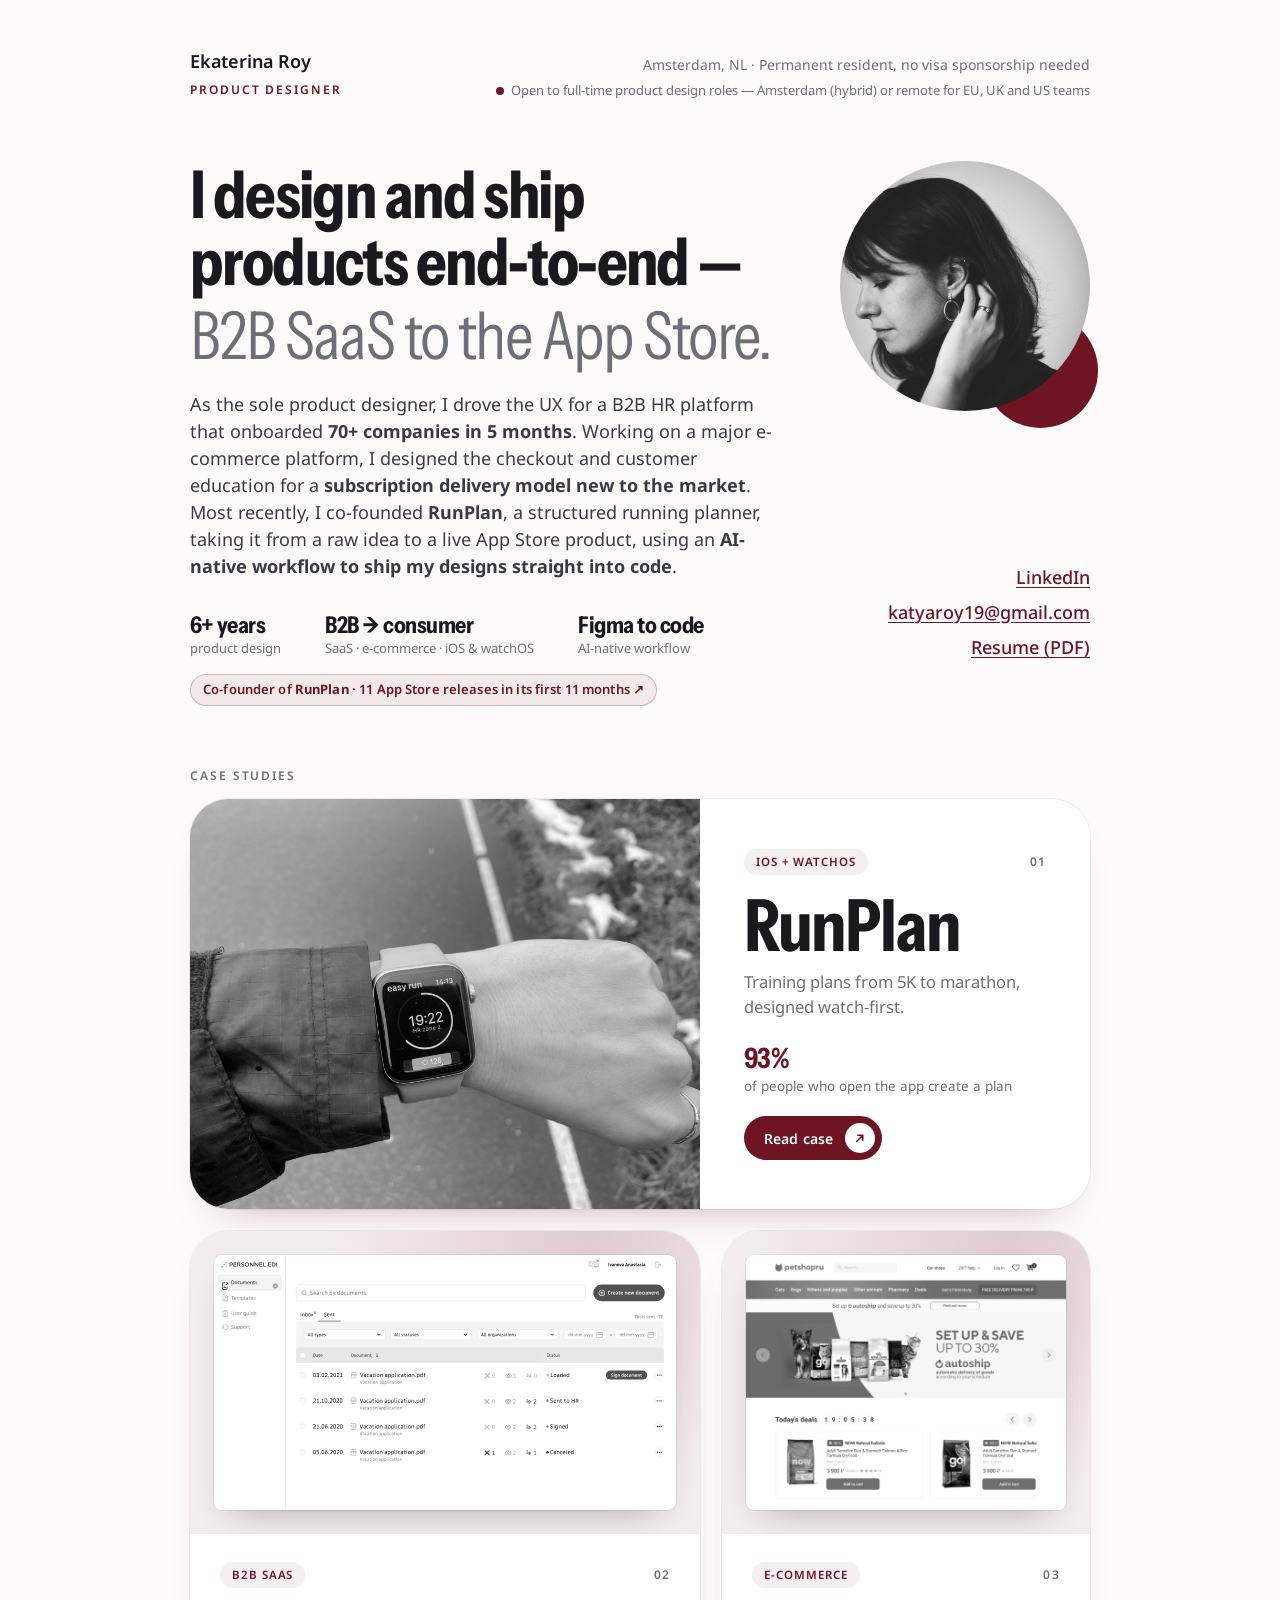
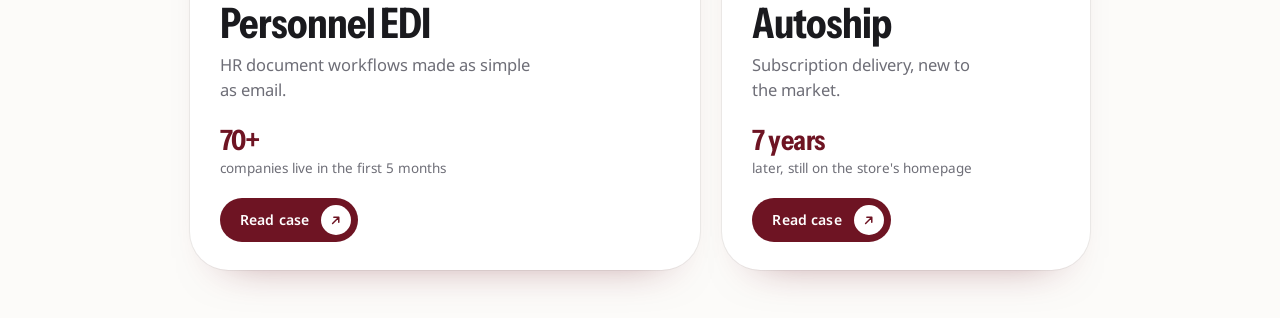
<file: index.html>
<!DOCTYPE html>
<html lang="en">
<head>
<meta charset="UTF-8" />
<meta name="viewport" content="width=device-width, initial-scale=1.0" />
<title>Ekaterina Roy — Product Designer</title>
<meta name="description" content="Product designer in Amsterdam. B2B SaaS, e-commerce and my own iOS/watchOS app, RunPlan. End-to-end, shipping UI in code. Open to full-time roles: Amsterdam, or remote for EU, UK and US teams." />
<meta property="og:type" content="website">
<meta property="og:site_name" content="Ekaterina Roy — Portfolio">
<meta property="og:title" content="Ekaterina Roy — Product Designer">
<meta property="og:description" content="Product designer in Amsterdam. B2B SaaS, e-commerce and my own iOS/watchOS app, RunPlan. End-to-end, shipping UI in code. Open to full-time roles: Amsterdam, or remote for EU, UK and US teams.">
<meta property="og:url" content="https://katyaroy.github.io/">
<meta property="og:image" content="https://katyaroy.github.io/img/og-home.png">
<meta property="og:image:width" content="1200">
<meta property="og:image:height" content="630">
<meta name="twitter:card" content="summary_large_image">
<link rel="preconnect" href="https://fonts.googleapis.com">
<link rel="preconnect" href="https://fonts.gstatic.com" crossorigin>
<link href="https://fonts.googleapis.com/css2?family=Instrument+Sans:wdth,wght@75..100,400..700&family=Noto+Sans:wght@400;500;600;800&display=swap" rel="stylesheet">
<style>
  :root{
    --bg:#FCFBF9;
    --ink:#1A1A1E;
    --muted:#6E6E77;
    --line:#E8E4DD;
    --card:#FFFFFF;
    --accent:#6E1423;
    --radius:16px;
    /* Instrument Sans in its condensed bold cut for the lines that are read first: page titles, card titles and the big numbers. Noto Sans stays for labels and text. */
    --display:"Instrument Sans","Noto Sans",sans-serif;
    --stage:color-mix(in srgb,var(--accent) 8%,var(--card));
    --on-accent:#FFFFFF;
    --ease:cubic-bezier(.2,.7,.2,1);
    --arrow:url("data:image/svg+xml,%3Csvg xmlns='http://www.w3.org/2000/svg' viewBox='0 0 16 16'%3E%3Cpath d='M2.5 8h10M8.5 4l4 4-4 4' fill='none' stroke='%23000' stroke-width='1.7' stroke-linecap='round' stroke-linejoin='round'/%3E%3C/svg%3E");
  }
  *{box-sizing:border-box;margin:0;padding:0}
  html{-webkit-font-smoothing:antialiased;text-rendering:optimizeLegibility}
  body{
    font-family:'Noto Sans',-apple-system,BlinkMacSystemFont,"Segoe UI",Helvetica,Arial,sans-serif;
    background:var(--bg);
    color:var(--ink);
    line-height:1.5;
    overflow-x:hidden;
    overflow-wrap:break-word;
  }
  a{color:inherit;text-decoration:none}

  .wrap{
    min-height:100svh;
    display:flex;
    flex-direction:column;
    justify-content:flex-start;
    max-width:980px;
    margin:0 auto;
    padding:clamp(22px,5vw,48px) clamp(20px,5vw,40px);
    --gap:clamp(18px,3.4vh,30px);
    gap:var(--gap);
  }

  /* top bar */
  .topbar{
    display:flex;
    justify-content:space-between;
    align-items:flex-end;
    gap:16px 32px;
    flex-wrap:wrap;
  }
  .id{display:flex;flex-direction:column;gap:6px}
  .name{font-family:'Noto Sans',sans-serif;font-size:18px;font-weight:600;letter-spacing:-0.01em}
  .status{display:flex;flex-direction:column;align-items:flex-end;gap:6px;flex:1 1 320px;max-width:680px}
  .loc{font-size:14px;color:var(--muted);text-align:right}
  .avail{font-size:13px;color:var(--muted);line-height:1.4;text-align:right;text-wrap:balance}
  .avail .dot{display:inline-block;vertical-align:middle;margin-right:7px}

  /* hero */
  .eyebrow{
    font-size:12px;font-weight:600;letter-spacing:0.16em;
    text-transform:uppercase;color:var(--accent);
  }
  h1{
    font-family:var(--display);font-stretch:80%;font-size:clamp(36px,5.8vw,66px);line-height:1.02;letter-spacing:-0.024em;font-weight:700;
    text-wrap:balance;
  }
  h1 .soft{display:block;margin-top:.1em;color:var(--muted);font-weight:400}
  .about{
    margin-top:clamp(14px,2.2vh,22px);
    font-size:clamp(15px,1.55vw,18px);
    color:#3A3A42;
    max-width:60ch;
    text-wrap:pretty;
  }
  .founder{
    display:inline-flex;align-self:flex-start;align-items:center;gap:6px;
    font-size:13px;font-weight:600;letter-spacing:0.01em;
    color:var(--accent);
    padding:5px 12px;border-radius:999px;
    border:1px solid color-mix(in srgb,var(--accent) 26%,transparent);
    background:color-mix(in srgb,var(--accent) 7%,transparent);
    transition:background .15s ease,border-color .15s ease;
  }
  .founder:hover{background:color-mix(in srgb,var(--accent) 13%,transparent);border-color:color-mix(in srgb,var(--accent) 42%,transparent)}
  .founder strong{font-weight:700}

  /* hero + portrait */
  /* Two columns. Left: the headline with the text right under it and, in the next row, the numbers.
     Right: one column over both rows, the portrait at its top and the links at its bottom,
     so the last link stands on one line with the labels under the numbers. The RunPlan pill has its own row. */
  .hero{display:grid;grid-template-columns:minmax(0,1fr) auto;column-gap:clamp(24px,5vw,60px);align-items:start;margin-top:clamp(18px,3.5vh,40px)}
  .lead{grid-column:1;grid-row:1;display:flex;flex-direction:column;gap:clamp(16px,2.4vh,24px)}
  .lead>.about{margin-top:0}
  .side{grid-column:2;grid-row:1 / span 2;align-self:stretch;display:flex;flex-direction:column;align-items:flex-end;justify-content:space-between;gap:clamp(18px,2.6vh,26px)}
  .hero>.stats{grid-column:1;grid-row:2;align-self:end;margin-top:var(--gap)}
  .hero>.creds{grid-column:1 / -1;grid-row:3;margin-top:clamp(12px,1.7vh,17px)}
  /* Just above the one-column layout the left column is narrower than the three numbers at their usual spacing.
     There the two columns and the numbers move closer together, so the numbers stay in one row. */
  @media (min-width:721px) and (max-width:780px){
    .hero{column-gap:24px}
    .hero>.stats{justify-content:space-between;column-gap:16px}
  }
  .portrait{position:relative}
  .portrait .pic{
    position:relative;z-index:1;
    width:clamp(170px,20vw,250px);aspect-ratio:1;
    border-radius:50%;overflow:hidden;
    transform:translate(calc(var(--bx,0px) * -0.35),calc(var(--by,0px) * -0.35));
    transition:transform .45s cubic-bezier(.2,.7,.2,1);
  }
  .portrait .pic img{
    width:100%;height:100%;display:block;
    object-fit:cover;object-position:50% 50%;
    transform:scaleX(-1);
  }
  .portrait::before{
    content:"";position:absolute;z-index:0;
    width:46%;aspect-ratio:1;border-radius:50%;
    background:var(--accent);
    right:-3%;bottom:-7%;
    transform:translate(var(--bx,0px),var(--by,0px));
    transition:transform .45s cubic-bezier(.2,.7,.2,1);
  }

  /* stats */
  .stats{
    display:flex;align-items:center;gap:clamp(20px,4vw,44px);flex-wrap:wrap;
    padding-top:2px;
  }
  .stat .n{font-family:var(--display);font-stretch:85%;font-size:clamp(19px,2vw,23px);font-weight:700;letter-spacing:-0.02em;line-height:1.2}
  .stat .l{font-size:13px;color:var(--muted)}
  .creds{display:flex;flex-direction:column;gap:clamp(12px,1.7vh,17px)}

  /* work */
  .work{display:flex;flex-direction:column;gap:clamp(12px,1.6vh,16px);margin-top:clamp(18px,3.5vh,38px)}
  .worklabel{
    font-size:12px;font-weight:600;letter-spacing:0.16em;
    text-transform:uppercase;color:var(--muted);
  }
  /* One wide card for the newest case, the two earlier ones side by side under it.
     The two share the row in proportion to their screens: --a1 and --a2 are width / height of the two pictures.
     That way both screens are shown whole, at the same height, with the same margin (--m) on every side.
     --c1 is the width of the first of the two; the picture of the wide card ends on the same line. */
  .cases{
    --m:clamp(14px,2.4vw,24px);--g:clamp(14px,2vw,22px);
    --a1:calc(1440/794);--a2:calc(1400/1117);
    --c1:calc(var(--m)*2 + (100% - var(--g) - var(--m)*4)*var(--a1)/(var(--a1) + var(--a2)));
    display:grid;grid-template-columns:var(--c1) minmax(0,1fr);gap:var(--g);
  }
  .case{
    display:flex;flex-direction:column;
    background:var(--card);
    border-radius:clamp(28px,3vw,40px);
    overflow:hidden;
    /* no hairline: a faint ring and a soft shadow in the accent hold the card on the page */
    box-shadow:0 0 0 1px color-mix(in srgb,var(--ink) 6%,transparent),0 24px 46px -36px color-mix(in srgb,var(--accent) 55%,transparent);
    transition:transform .5s var(--ease), box-shadow .5s var(--ease);
  }
  .case:hover,.case:focus-visible{
    transform:translateY(-4px);
    box-shadow:0 0 0 1px color-mix(in srgb,var(--accent) 16%,transparent),0 34px 56px -32px color-mix(in srgb,var(--accent) 60%,transparent);
  }
  .case:focus-visible{outline:2px solid var(--accent);outline-offset:4px}
  .case .media{flex:none;position:relative;aspect-ratio:16/10;background:var(--stage);overflow:hidden}
  .case .media img{width:100%;height:100%;object-fit:cover;display:block}
  /* a product screenshot shown whole, as a window on a tinted stage: the stage is as tall as the picture plus the margin,
     and a soft light sits on the stage (it follows the pointer on devices that have one) */
  .case .media.stage{aspect-ratio:auto;padding:var(--m)}
  .case .media.stage::before{content:"";position:absolute;inset:0;background:radial-gradient(360px circle at var(--mx,78%) var(--my,0%),color-mix(in srgb,var(--accent) 15%,transparent),transparent 72%)}
  .case .media.stage img{position:relative;height:auto;border-radius:8px;box-shadow:0 0 0 1px color-mix(in srgb,var(--ink) 7%,transparent),0 16px 34px -20px rgba(26,26,30,.42)}
  .case .body{flex:1;display:flex;flex-direction:column;padding:clamp(20px,2.4vw,28px) clamp(22px,2.6vw,30px) clamp(22px,2.6vw,28px)}
  .case .top{display:flex;align-items:center;justify-content:space-between;gap:12px}
  .case .tag{padding:5px 12px;border-radius:999px;background:color-mix(in srgb,var(--accent) 7%,var(--card));font-size:11.5px;color:var(--accent);font-weight:600;letter-spacing:0.08em;line-height:1.4;text-transform:uppercase}
  .case .no{font-size:12px;font-weight:600;letter-spacing:0.12em;color:var(--muted);font-variant-numeric:tabular-nums}
  .case h3{font-family:var(--display);font-stretch:80%;font-size:clamp(30px,3.8vw,42px);font-weight:700;letter-spacing:-0.024em;line-height:1;margin-top:14px}
  .case p{font-size:clamp(15px,1.5vw,16.5px);line-height:1.5;color:var(--muted);margin-top:9px;max-width:38ch;text-wrap:pretty}
  /* the result of the case: a number with its label under it, the same pattern as the stats in the cases */
  .case .res{display:flex;flex-direction:column;align-items:flex-start;gap:3px;margin-top:auto;padding-top:clamp(16px,2.2vw,22px)}
  .case .res b{font-family:var(--display);font-stretch:82%;font-size:clamp(24px,2.5vw,28px);font-weight:700;letter-spacing:-0.018em;line-height:1.1;color:var(--accent)}
  .case .res span{font-size:13.5px;line-height:1.4;color:var(--muted);text-wrap:balance}
  .case .btn{
    align-self:flex-start;margin-top:clamp(16px,2vw,20px);
    display:inline-flex;align-items:center;gap:12px;
    padding:7px 7px 7px 20px;border-radius:999px;
    background:var(--accent);color:var(--on-accent);
    font-size:14px;font-weight:600;letter-spacing:0.01em;
    transition:transform .5s var(--ease),filter .3s ease;
  }
  /* the arrow sits in its own circle and turns to point ahead on hover */
  .case .btn i{flex:none;display:grid;place-items:center;width:30px;height:30px;border-radius:50%;background:var(--on-accent)}
  .case .btn i::before{content:"";width:14px;height:14px;background:var(--accent);-webkit-mask:var(--arrow) center/contain no-repeat;mask:var(--arrow) center/contain no-repeat;transform:rotate(-45deg);transition:transform .5s var(--ease)}
  .case:hover .btn{filter:brightness(1.07)}
  .case:hover .btn i::before{transform:rotate(0deg)}
  .case .btn:active{transform:scale(.98)}
  /* the wide card: picture on the left, as wide as the first card under it, text on the right */
  .case.feature{grid-column:1/-1;flex-direction:row;min-height:clamp(330px,38vw,410px)}
  .case.feature .media{flex:0 0 var(--c1);aspect-ratio:auto}
  .case.feature .body{justify-content:center;padding:clamp(24px,3.4vw,44px)}
  .case.feature h3{font-size:clamp(42px,6.6vw,72px)}
  .case.feature .res{margin-top:clamp(16px,2.2vw,24px);padding-top:0}

  /* b&w by default, color on hover (hover devices only) */
  @media (hover:hover){
    .case .media img,.portrait .pic img{filter:grayscale(1);transition:filter .4s ease}
    .case .media img{transition:filter .4s ease,scale .9s var(--ease),translate .9s var(--ease)}
    .case:hover .media img,.portrait:hover .pic img{filter:grayscale(0)}
    .case:hover .media img{scale:1.04}
    .case:hover .media.stage img{scale:1.02}
  }

  /* footer */
  .foot{
    display:flex;justify-content:space-between;align-items:center;
    gap:16px;flex-wrap:wrap;
    border-top:1px solid var(--line);
    padding-top:clamp(14px,2.2vh,20px);
  }
  .now{display:flex;align-items:center;gap:9px;font-size:13.5px;color:#3A3A42}
  .dot{flex:none;width:8px;height:8px;border-radius:50%;background:var(--accent);box-shadow:0 0 0 0 color-mix(in srgb,var(--accent) 45%,transparent);animation:pulse 2.4s infinite}
  @keyframes pulse{0%{box-shadow:0 0 0 0 color-mix(in srgb,var(--accent) 45%,transparent)}70%{box-shadow:0 0 0 7px transparent}100%{box-shadow:0 0 0 0 transparent}}
  .links{display:flex;gap:clamp(14px,2vw,22px);font-size:14px;font-weight:500}
  .links a{color:var(--muted);transition:color .15s ease;display:inline-flex;align-items:center;gap:5px}
  .links a:hover{color:var(--ink)}
  /* The bottom edge of the links is the bottom edge of the numbers row. With the two boxes flush, the larger text of a link
     sits higher than a 13px label by (line-height 1.5 - .776) / 2 of the size difference; .776 is ascent minus descent
     in Noto Sans. The negative margin takes that out, so the last link stands on the baseline of the labels. */
  .side>.links{flex-direction:column;align-items:flex-end;gap:8px;font-size:clamp(15px,1.55vw,18px);margin-bottom:calc((13px - 1em) * .362)}
  .side>.links a{color:var(--accent);text-decoration:underline;text-underline-offset:3px;display:inline}
  .side>.links a:hover{color:var(--accent);opacity:.65}

  @media (max-width:720px){
    .wrap{justify-content:flex-start;--gap:24px}

    .topbar{flex-direction:column;align-items:flex-start;gap:10px}
    .status{flex:none;width:100%;max-width:none;align-items:flex-start}
    .loc{text-align:left}
    .loc .sep{display:none}
    .loc .permit{display:block}
    .avail{display:block;text-align:left}
    .avail .dot{display:inline-block;vertical-align:middle;margin-right:7px}
    .avail .txt{text-align:left}

    /* one column: portrait and links, then the headline and the text, the numbers, the pill */
    .hero{grid-template-columns:minmax(0,1fr)}
    .side{grid-column:1;grid-row:1;align-self:start;align-items:flex-start;justify-content:flex-start;gap:18px}
    .lead{grid-row:2;margin-top:18px}
    .hero>.stats{grid-row:3}
    .hero>.creds{grid-column:1;grid-row:4}
    .side>.links{align-items:flex-start;margin-bottom:0}
    .about{max-width:none}

    .stats{justify-content:flex-start;width:100%}

    .cases{grid-template-columns:minmax(0,1fr)}
    .case.feature{flex-direction:column;min-height:0}
    .case.feature .media{flex:none;aspect-ratio:16/10}
    .case.feature .body{justify-content:flex-start;padding:clamp(20px,2.4vw,28px) clamp(22px,2.6vw,30px) clamp(22px,2.6vw,28px)}
    .case.feature .res{margin-top:auto;padding-top:clamp(18px,2.4vw,26px)}
  }
  @media (prefers-color-scheme:dark){
    :root{--bg:#121214;--ink:#F3F1EC;--muted:#9A9AA3;--line:#2A2A2E;--card:#1A1A1D;--accent:#D98792;--on-accent:#17171A;}
    .about{color:#C8C8CF}.now{color:#C8C8CF}
  }

  /* smooth cross-page transition */
  @view-transition{navigation:auto}
  @media (prefers-reduced-motion:reduce){
    ::view-transition-old(root),::view-transition-new(root){animation:none}
  }
  /* gentle reveal: the hero settles in on load, each card rises as it is scrolled to.
     "translate" is used, not "transform", so the hover lift on a card keeps its own timing. */
  @keyframes rise{from{opacity:0;translate:0 20px}to{opacity:1;translate:0 0}}
  @media (prefers-reduced-motion:no-preference){
    html.anim .lead>h1,html.anim .side>.portrait,html.anim .lead>.about,html.anim .side>.links,html.anim .hero>.stats,html.anim .creds{animation:rise .8s var(--ease) backwards}
    html.anim .side>.portrait{animation-delay:.08s}
    html.anim .lead>.about{animation-delay:.12s}
    html.anim .side>.links{animation-delay:.18s}
    html.anim .hero>.stats,html.anim .creds{animation-delay:.24s}
    html.anim .case:not(.in){opacity:0}
    html.anim .case.in{animation:rise .8s var(--ease) backwards}
    html.anim .case.in:nth-child(2){animation-delay:.08s}
    html.anim .case.in:nth-child(3){animation-delay:.16s}
  }
</style>
<script>if(!matchMedia('(prefers-reduced-motion:reduce)').matches)document.documentElement.classList.add('anim')</script>
</head>
<body>
  <main class="wrap">

    <div class="topbar">
      <div class="id">
        <div class="name">Ekaterina Roy</div>
        <div class="eyebrow">Product Designer</div>
      </div>
      <div class="status">
        <div class="loc">Amsterdam, NL <span class="sep">·</span> <span class="permit">Permanent resident, no&nbsp;visa sponsorship needed</span></div>
        <div class="avail"><span class="dot"></span><span class="txt">Open to full&#8209;time product design roles — Amsterdam (hybrid) or&nbsp;remote for EU, UK and&nbsp;US&nbsp;teams</span></div>
      </div>
    </div>

    <section class="hero">
      <div class="lead">
        <h1>I design and ship products end&#8209;to&#8209;end&nbsp;— <span class="soft">B2B&nbsp;SaaS to the App&nbsp;Store.</span></h1>
        <p class="about">As the sole product designer, I drove the UX for a B2B HR platform that onboarded <strong>70+ companies in 5&nbsp;months</strong>. Working on a major e-commerce platform, I designed the checkout and customer education for a <strong>subscription delivery model new to the market</strong>. Most recently, I co-founded <strong>RunPlan</strong>, a structured running planner, taking it from a raw idea to a live App&nbsp;Store product, using an <strong>AI-native workflow to ship my designs straight into code</strong>.</p>
      </div>
      <div class="side">
        <div class="portrait">
          <div class="pic"><img src="ekaterina.jpg?v=3" alt="Ekaterina Roy — portrait" /></div>
        </div>
        <div class="links">
          <a href="https://www.linkedin.com/in/ekaterina-roy" target="_blank" rel="noopener">LinkedIn</a>
          <a href="mailto:katyaroy19@gmail.com">katyaroy19@gmail.com</a>
          <a href="ekaterina-roy-resume.pdf?v=5" target="_blank" rel="noopener">Resume (PDF)</a>
        </div>
      </div>
      <div class="stats">
        <div class="stat"><div class="n">6+ years</div><div class="l">product design</div></div>
        <div class="stat"><div class="n">B2B &rarr; consumer</div><div class="l">SaaS &middot; e-commerce &middot; iOS &amp; watchOS</div></div>
        <div class="stat"><div class="n">Figma to code</div><div class="l">AI-native workflow</div></div>
      </div>
      <div class="creds">
        <a class="founder" href="https://www.runplan.app/" target="_blank" rel="noopener"><span>Co-founder of <strong>RunPlan</strong> · 11&nbsp;App&nbsp;Store releases in its first 11&nbsp;months&nbsp;&#8599;</span></a>
      </div>
    </section>

    <div class="work">
      <div class="worklabel">Case studies</div>
      <div class="cases">
      <a class="case feature" href="runplan.html">
        <div class="media"><img src="img/rp-on-watch.jpg" alt="" loading="lazy"></div>
        <div class="body">
          <div class="top"><span class="tag">iOS + watchOS</span><span class="no" aria-hidden="true">01</span></div>
          <h3>RunPlan</h3>
          <p>Training plans from 5K to marathon, designed watch-first.</p>
          <div class="res"><b>93%</b><span>of people who open the app create a plan</span></div>
          <span class="btn">Read case<i aria-hidden="true"></i></span>
        </div>
      </a>
      <a class="case" href="kedo.html">
        <div class="media stage"><img src="img/kedo-hero-b.svg" width="1440" height="794" alt="" loading="lazy"></div>
        <div class="body">
          <div class="top"><span class="tag">B2B SaaS</span><span class="no" aria-hidden="true">02</span></div>
          <h3>Personnel EDI</h3>
          <p>HR document workflows made as simple as email.</p>
          <div class="res"><b>70+</b><span>companies live in the first 5&nbsp;months</span></div>
          <span class="btn">Read case<i aria-hidden="true"></i></span>
        </div>
      </a>
      <a class="case" href="autoship.html">
        <div class="media stage"><img src="img/autoship-cover.png" width="1400" height="1117" alt="" loading="lazy"></div>
        <div class="body">
          <div class="top"><span class="tag">E-commerce</span><span class="no" aria-hidden="true">03</span></div>
          <h3>Autoship</h3>
          <p>Subscription delivery, new to the market.</p>
          <div class="res"><b>7&nbsp;years</b><span>later, still on the store&#39;s homepage</span></div>
          <span class="btn">Read case<i aria-hidden="true"></i></span>
        </div>
      </a>
    </div>
    </div>

  </main>
  <script>
  (function(){
    var p=document.querySelector('.portrait');
    if(!p)return;
    if(!window.matchMedia('(hover:hover)').matches)return;
    if(window.matchMedia('(prefers-reduced-motion:reduce)').matches)return;
    window.addEventListener('mousemove',function(e){
      var cx=e.clientX/window.innerWidth-0.5,cy=e.clientY/window.innerHeight-0.5;
      p.style.setProperty('--bx',(cx*12).toFixed(1)+'px');
      p.style.setProperty('--by',(cy*12).toFixed(1)+'px');
    },{passive:true});
  })();
  (function(){
    if(matchMedia('(prefers-reduced-motion:reduce)').matches)return;
    var cards=document.querySelectorAll('.case');
    if(!cards.length||!('IntersectionObserver' in window))return;
    var io=new IntersectionObserver(function(es){
      es.forEach(function(e){if(e.isIntersecting){e.target.classList.add('in');io.unobserve(e.target);}});
    },{threshold:0.15});
    cards.forEach(function(c){io.observe(c);});
  })();
  (function(){
    // a soft light on the picture stage of a card follows the pointer
    if(!window.matchMedia('(hover:hover)').matches)return;
    if(matchMedia('(prefers-reduced-motion:reduce)').matches)return;
    [].forEach.call(document.querySelectorAll('.case .media.stage'),function(st){
      var card=st.closest('.case');
      card.addEventListener('pointermove',function(e){
        var r=st.getBoundingClientRect();
        st.style.setProperty('--mx',(e.clientX-r.left).toFixed(0)+'px');
        st.style.setProperty('--my',(e.clientY-r.top).toFixed(0)+'px');
      });
      card.addEventListener('pointerleave',function(){st.style.removeProperty('--mx');st.style.removeProperty('--my');});
    });
  })();
  </script>
</body>
</html>
</file>
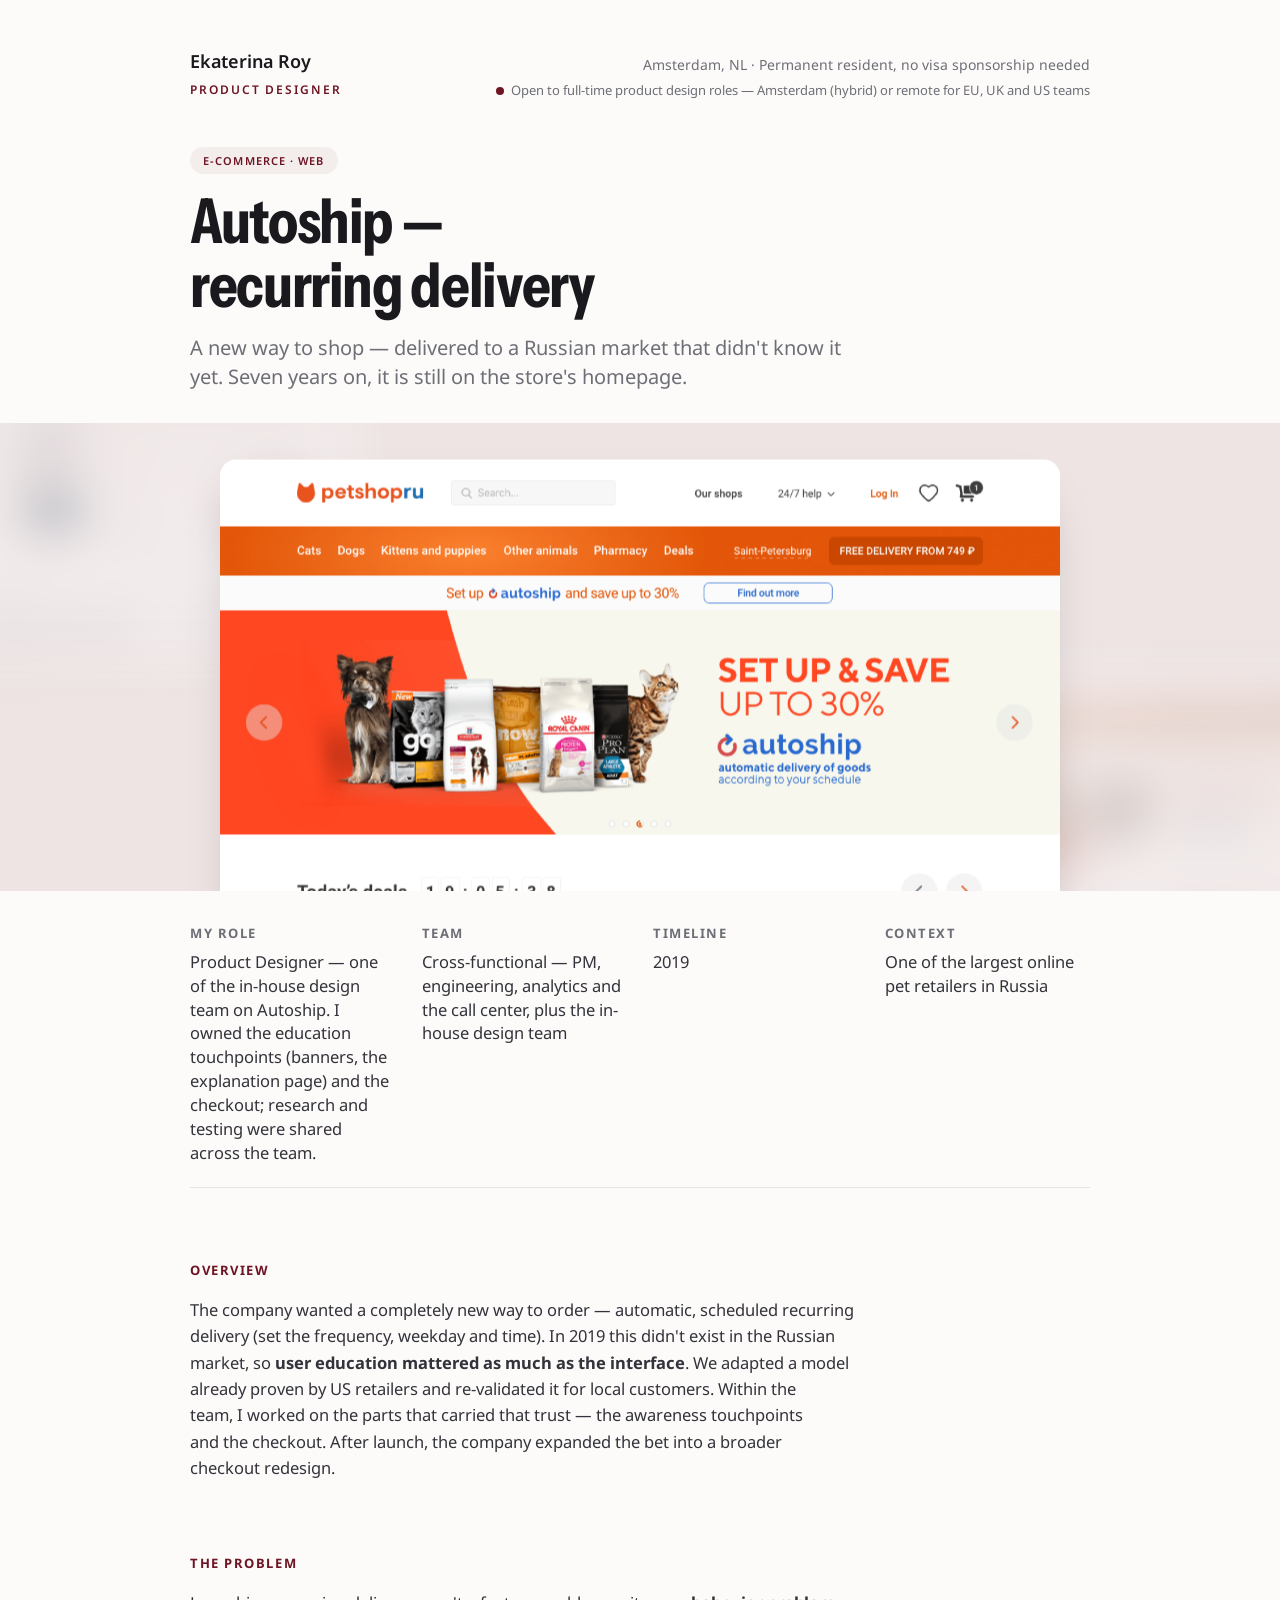
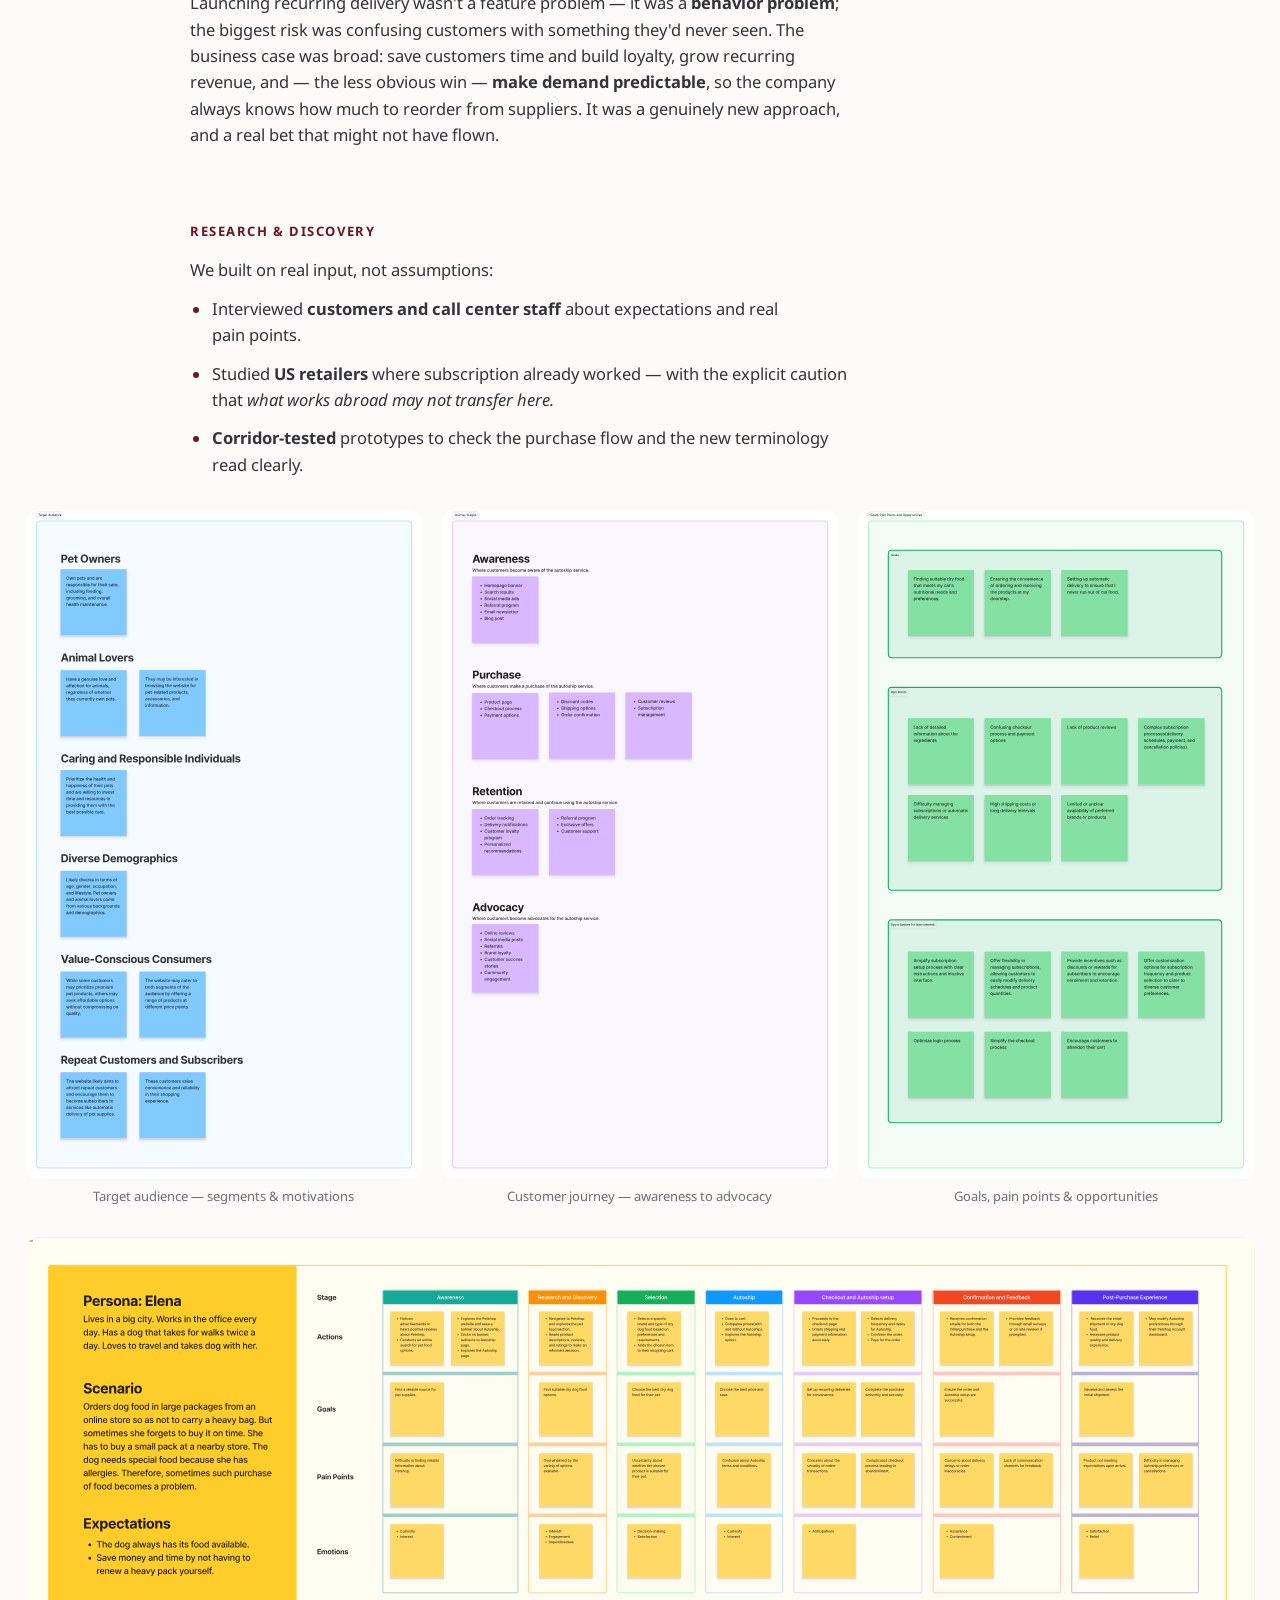
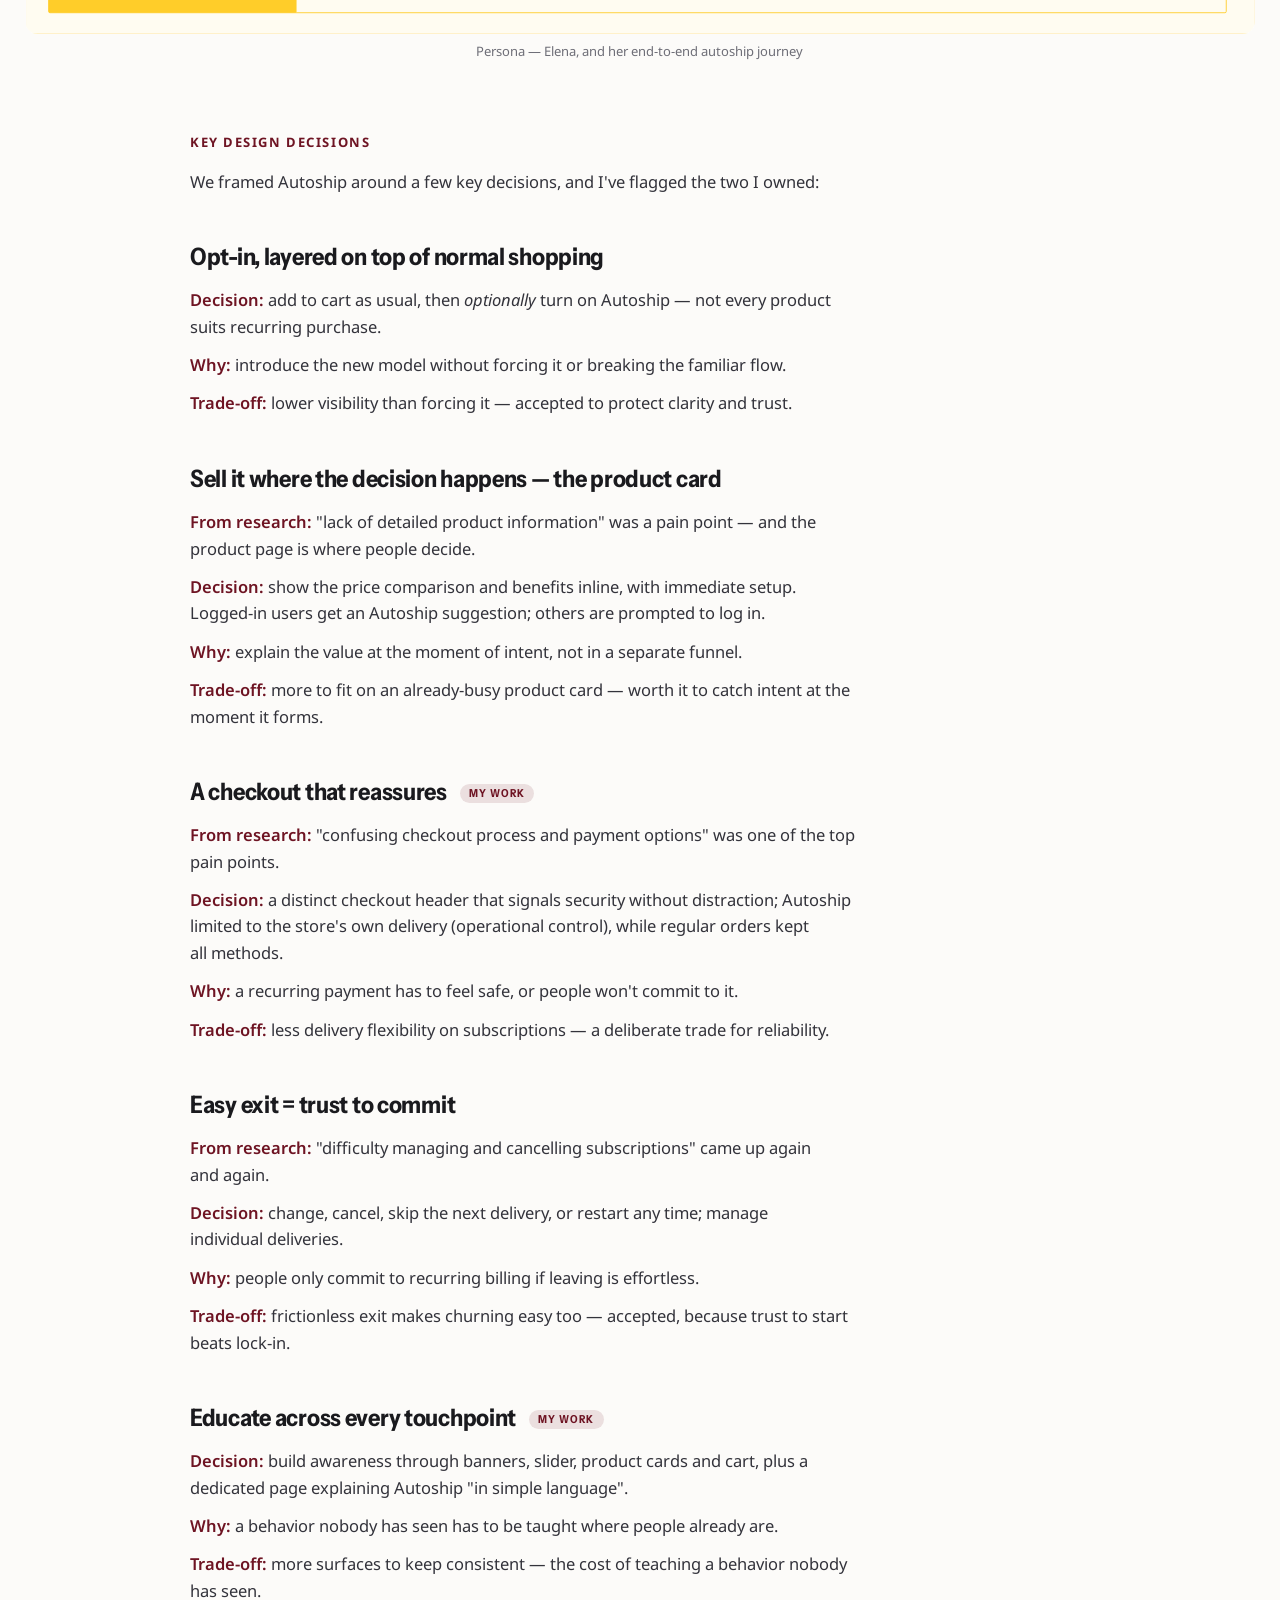
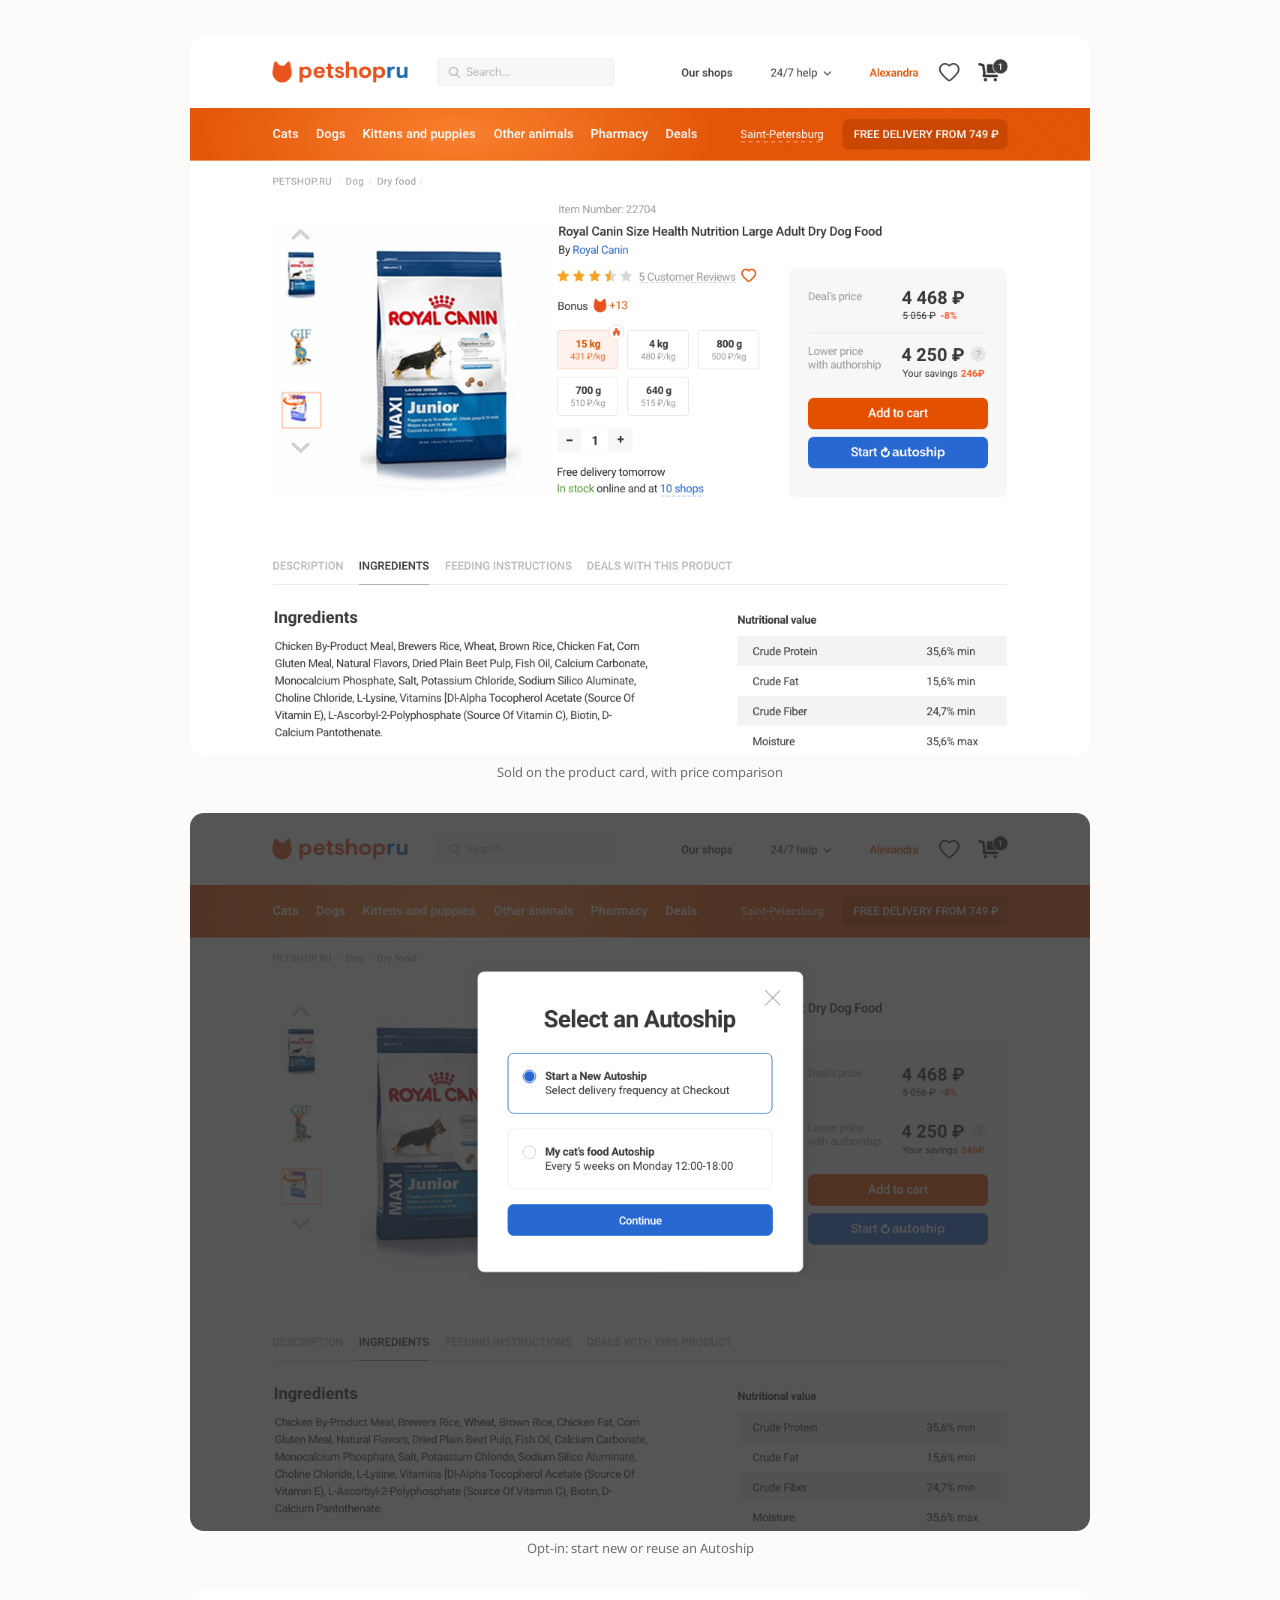
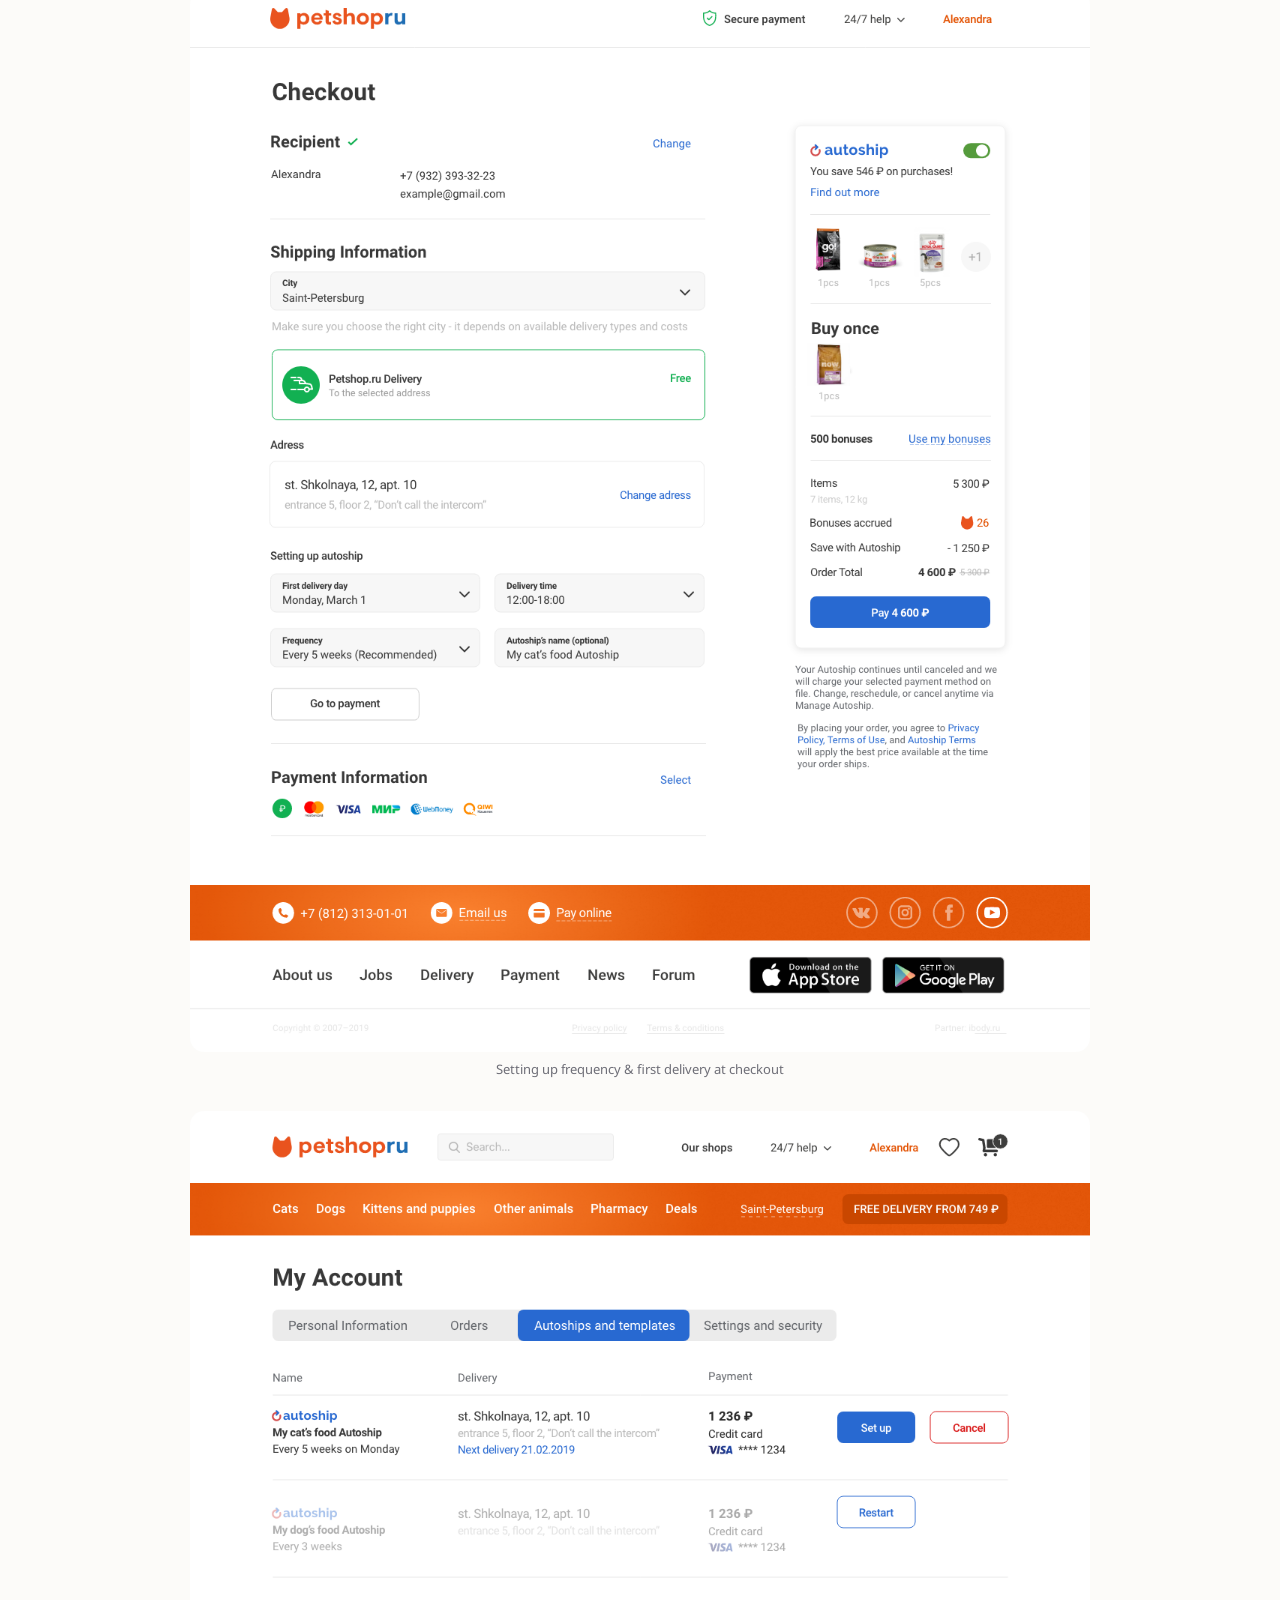
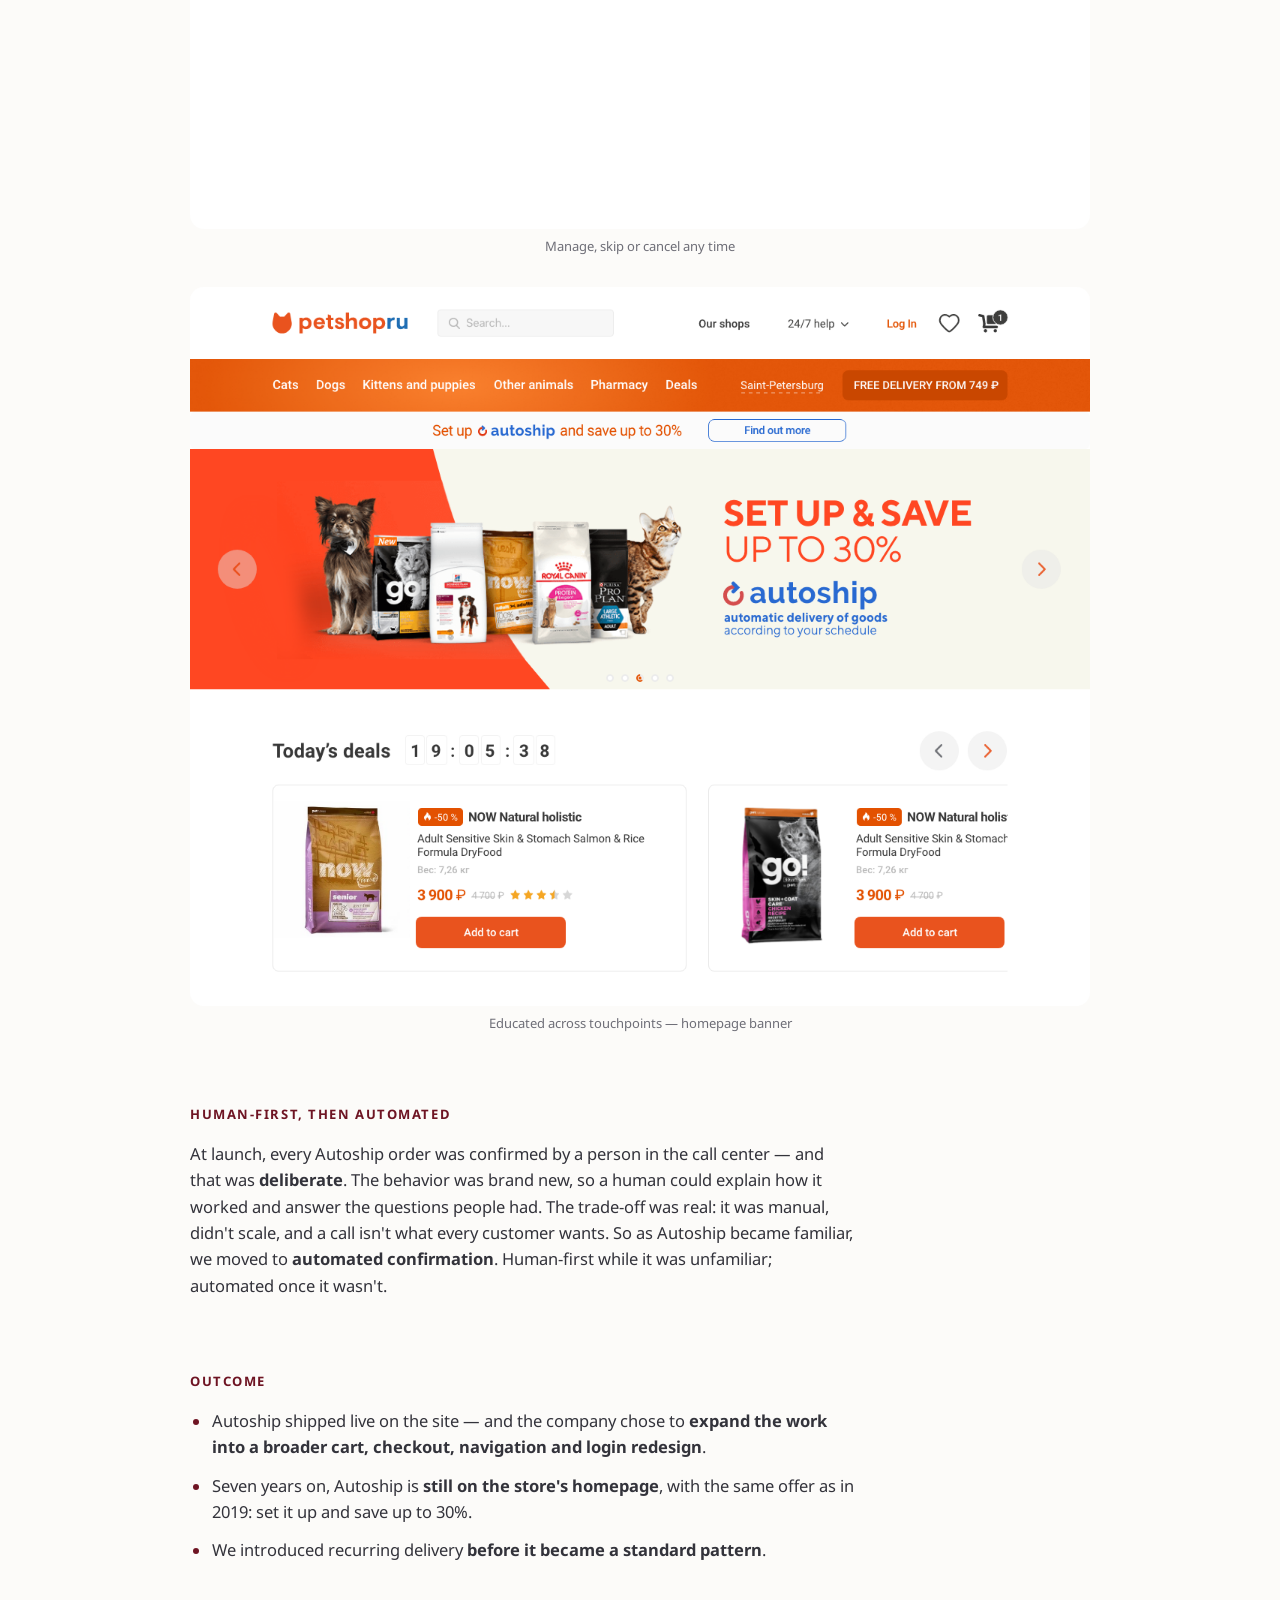
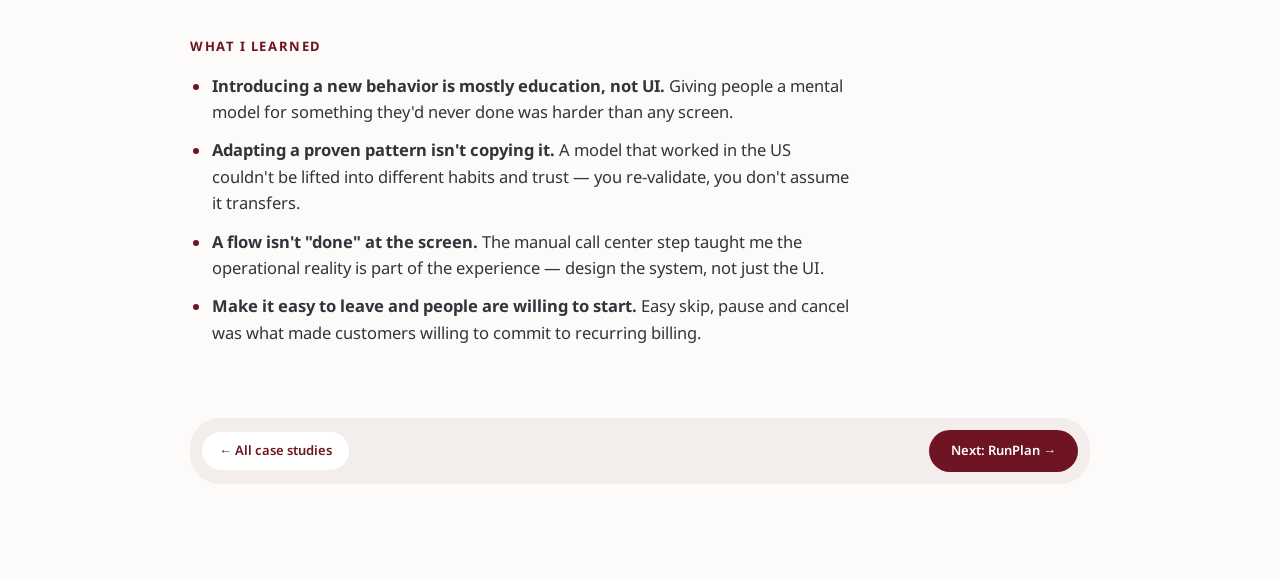
<file: autoship.html>
<!DOCTYPE html>
<html lang="en">
<head>
<meta charset="UTF-8" />
<meta name="viewport" content="width=device-width, initial-scale=1.0" />
<title>Autoship — Case study · Ekaterina Roy</title>
<meta name="description" content="Autoship case study — recurring delivery new to the market for a large pet e-commerce." />
<meta property="og:type" content="website">
<meta property="og:site_name" content="Ekaterina Roy — Portfolio">
<meta property="og:title" content="Autoship — Case study · Ekaterina Roy">
<meta property="og:description" content="Autoship case study — recurring delivery new to the market for a large pet e-commerce.">
<meta property="og:url" content="https://katyaroy.github.io/autoship.html">
<meta property="og:image" content="https://katyaroy.github.io/img/og-autoship.png">
<meta property="og:image:width" content="1200">
<meta property="og:image:height" content="630">
<meta name="twitter:card" content="summary_large_image">
<link rel="preconnect" href="https://fonts.googleapis.com">
<link rel="preconnect" href="https://fonts.gstatic.com" crossorigin>
<link href="https://fonts.googleapis.com/css2?family=Instrument+Sans:wdth,wght@75..100,400..700&family=Noto+Sans:wght@400;500;600;700;800&display=swap" rel="stylesheet">
<link rel="stylesheet" href="case.css?v=45">
<script>if(!matchMedia('(prefers-reduced-motion:reduce)').matches)document.documentElement.classList.add('anim')</script>
<script src="motion.js?v=2" defer></script>
</head>
<body>
<main class="wrap">

  <div class="topbar">
    <a class="id" href="index.html">
      <div class="name">Ekaterina Roy</div>
      <div class="eyebrow">Product Designer</div>
    </a>
    <div class="status">
      <div class="loc">Amsterdam, NL <span class="sep">·</span> <span class="permit">Permanent resident, no&nbsp;visa sponsorship needed</span></div>
      <div class="avail"><span class="dot"></span><span class="txt">Open to full&#8209;time product design roles — Amsterdam (hybrid) or&nbsp;remote for EU, UK and&nbsp;US&nbsp;teams</span></div>
    </div>
  </div>

  <span class="tag">E-commerce · Web</span>
  <h1>Autoship — recurring delivery</h1>
  <p class="sub">A new way to shop — delivered to a Russian market that didn&#39;t know it yet. Seven years on, it is still on the store&#39;s homepage.</p>
  <div class="cover" data-parallax>
    <div class="cover-bg" aria-hidden="true">
      <img class="b b1" src="img/autoship-3.png" alt="" loading="lazy">
      <img class="b b2" src="img/autoship-14.png" alt="" loading="lazy">
    </div>
    <img class="cover-shot" src="img/autoship-cover.png" alt="Autoship promoted across the shop homepage">
  </div>

  <dl class="meta">
    <div><dt>My role</dt><dd>Product Designer — one of the in-house design team on Autoship. I owned the education touchpoints (banners, the explanation page) and the checkout; research and testing were shared across the team.</dd></div>
    <div><dt>Team</dt><dd>Cross-functional — PM, engineering, analytics and the call center, plus the in-house design team</dd></div>
    <div><dt>Timeline</dt><dd>2019</dd></div>
    <div><dt>Context</dt><dd>One of the largest online pet retailers in Russia</dd></div>
  </dl>

  <section>
    <h2>Overview</h2>
    <p>The company wanted a completely new way to order — automatic, scheduled recurring delivery (set the frequency, weekday and time). In 2019 this didn&#39;t exist in the Russian market, so <strong>user education mattered as much as the interface</strong>. We adapted a model already proven by US retailers and re-validated it for local customers. Within the team, I worked on the parts that carried that trust — the awareness touchpoints and the checkout. After launch, the company expanded the bet into a broader checkout redesign.</p>
  </section>

  <section>
    <h2>The problem</h2>
    <p>Launching recurring delivery wasn&#39;t a feature problem — it was a <strong>behavior problem</strong>; the biggest risk was confusing customers with something they&#39;d never seen. The business case was broad: save customers time and build loyalty, grow recurring revenue, and — the less obvious win — <strong>make demand predictable</strong>, so the company always knows how much to reorder from suppliers. It was a genuinely new approach, and a real bet that might not have flown.</p>
  </section>

  <section>
    <h2>Research &amp; discovery</h2>
    <p>We built on real input, not assumptions:</p>
    <ul>
      <li>Interviewed <strong>customers and call center staff</strong> about expectations and real pain points.</li>
      <li>Studied <strong>US retailers</strong> where subscription already worked — with the explicit caution that <em>what works abroad may not transfer here.</em></li>
      <li><strong>Corridor-tested</strong> prototypes to check the purchase flow and the new terminology read clearly.</li>
    </ul>
    <div class="gallery3">
      <figure><img class="zoomable" src="img/autoship-audience.svg" alt="Target audience segments" loading="lazy"><figcaption>Target audience — segments &amp; motivations</figcaption></figure>
      <figure><img class="zoomable" src="img/autoship-journey.svg" alt="Customer journey stages" loading="lazy"><figcaption>Customer journey — awareness to advocacy</figcaption></figure>
      <figure><img class="zoomable" src="img/autoship-goals.svg" alt="Goals, pain points and opportunities" loading="lazy"><figcaption>Goals, pain points &amp; opportunities</figcaption></figure>
    </div>
    <figure class="wideshot"><img class="zoomable" src="img/autoship-persona-journey.svg" alt="Persona Elena and her autoship journey" loading="lazy"><figcaption>Persona — Elena, and her end-to-end autoship journey</figcaption></figure>
  </section>

  <section>
    <h2>Key design decisions</h2>
    <p>We framed Autoship around a few key decisions, and I&#39;ve flagged the two I owned:</p>

    <div class="dec flat">
      <h3>Opt-in, layered on top of normal shopping</h3>
      <div class="ln"><b>Decision:</b> add to cart as usual, then <em>optionally</em> turn on Autoship — not every product suits recurring purchase.</div>
      <div class="ln"><b>Why:</b> introduce the new model without forcing it or breaking the familiar flow.</div>
      <div class="ln"><b>Trade-off:</b> lower visibility than forcing it — accepted to protect clarity and trust.</div>
    </div>

    <div class="dec flat">
      <h3>Sell it where the decision happens — the product card</h3>
      <div class="ln"><b>From research:</b> "lack of detailed product information" was a pain point — and the product page is where people decide.</div>
      <div class="ln"><b>Decision:</b> show the price comparison and benefits inline, with immediate setup. Logged-in users get an Autoship suggestion; others are prompted to log in.</div>
      <div class="ln"><b>Why:</b> explain the value at the moment of intent, not in a separate funnel.</div>
      <div class="ln"><b>Trade-off:</b> more to fit on an already-busy product card — worth it to catch intent at the moment it forms.</div>
    </div>

    <div class="dec flat">
      <h3>A checkout that reassures <span class="mine">My work</span></h3>
      <div class="ln"><b>From research:</b> "confusing checkout process and payment options" was one of the top pain points.</div>
      <div class="ln"><b>Decision:</b> a distinct checkout header that signals security without distraction; Autoship limited to the store&#39;s own delivery (operational control), while regular orders kept all methods.</div>
      <div class="ln"><b>Why:</b> a recurring payment has to feel safe, or people won&#39;t commit to it.</div>
      <div class="ln"><b>Trade-off:</b> less delivery flexibility on subscriptions — a deliberate trade for reliability.</div>
    </div>

    <div class="dec flat">
      <h3>Easy exit = trust to commit</h3>
      <div class="ln"><b>From research:</b> "difficulty managing and cancelling subscriptions" came up again and again.</div>
      <div class="ln"><b>Decision:</b> change, cancel, skip the next delivery, or restart any time; manage individual deliveries.</div>
      <div class="ln"><b>Why:</b> people only commit to recurring billing if leaving is effortless.</div>
      <div class="ln"><b>Trade-off:</b> frictionless exit makes churning easy too — accepted, because trust to start beats lock-in.</div>
    </div>

    <div class="dec flat">
      <h3>Educate across every touchpoint <span class="mine">My work</span></h3>
      <div class="ln"><b>Decision:</b> build awareness through banners, slider, product cards and cart, plus a dedicated page explaining Autoship "in simple language".</div>
      <div class="ln"><b>Why:</b> a behavior nobody has seen has to be taught where people already are.</div>
      <div class="ln"><b>Trade-off:</b> more surfaces to keep consistent — the cost of teaching a behavior nobody has seen.</div>
    </div>

    <figure class="fig uniform"><img class="zoomable" src="img/autoship-3.png" alt="Autoship on the product card" loading="lazy"><figcaption>Sold on the product card, with price comparison</figcaption></figure>
    <figure class="fig uniform"><img class="zoomable" src="img/autoship-11.png" alt="Opt-in modal" loading="lazy"><figcaption>Opt-in: start new or reuse an Autoship</figcaption></figure>
    <figure class="fig uniform"><img class="zoomable" src="img/autoship-7.png" alt="Autoship setup at checkout" loading="lazy"><figcaption>Setting up frequency &amp; first delivery at checkout</figcaption></figure>
    <figure class="fig uniform"><img class="zoomable" src="img/autoship-9.png" alt="Manage autoships" loading="lazy"><figcaption>Manage, skip or cancel any time</figcaption></figure>
    <figure class="fig uniform"><img class="zoomable" src="img/autoship-14.png" alt="Homepage autoship banner" loading="lazy"><figcaption>Educated across touchpoints — homepage banner</figcaption></figure>
  </section>

  <section>
    <h2>Human-first, then automated</h2>
    <p>At launch, every Autoship order was confirmed by a person in the call center — and that was <strong>deliberate</strong>. The behavior was brand new, so a human could explain how it worked and answer the questions people had. The trade-off was real: it was manual, didn&#39;t scale, and a call isn&#39;t what every customer wants. So as Autoship became familiar, we moved to <strong>automated confirmation</strong>. Human-first while it was unfamiliar; automated once it wasn&#39;t.</p>
  </section>

  <section>
    <h2>Outcome</h2>
    <ul>
      <li>Autoship shipped live on the site — and the company chose to <strong>expand the work into a broader cart, checkout, navigation and login redesign</strong>.</li>
      <li>Seven years on, Autoship is <strong>still on the store&#39;s homepage</strong>, with the same offer as in 2019: set it up and save up to 30%.</li>
      <li>We introduced recurring delivery <strong>before it became a standard pattern</strong>.</li>
    </ul>
  </section>

  <section>
    <h2>What I learned</h2>
    <ul>
      <li><strong>Introducing a new behavior is mostly education, not UI.</strong> Giving people a mental model for something they&#39;d never done was harder than any screen.</li>
      <li><strong>Adapting a proven pattern isn&#39;t copying it.</strong> A model that worked in the US couldn&#39;t be lifted into different habits and trust — you re-validate, you don&#39;t assume it transfers.</li>
      <li><strong>A flow isn&#39;t "done" at the screen.</strong> The manual call center step taught me the operational reality is part of the experience — design the system, not just the UI.</li>
      <li><strong>Make it easy to leave and people are willing to start.</strong> Easy skip, pause and cancel was what made customers willing to commit to recurring billing.</li>
    </ul>
  </section>

  <div class="cfoot">
    <a href="index.html">&larr; All case studies</a>
    <a href="runplan.html">Next: RunPlan &#8594;</a>
  </div>

</main>
<script>
(function(){
  if(matchMedia('(prefers-reduced-motion:reduce)').matches)return;
  var cov=document.querySelector('.cover[data-parallax]');if(!cov)return;
  var main=cov.querySelector('.cover-shot');
  var bs=[].slice.call(cov.querySelectorAll('.cover-bg .b'));
  var ticking=false, r0=null;
  function upd(){
    var r=cov.getBoundingClientRect();
    var vh=window.innerHeight||document.documentElement.clientHeight;
    if(r0===null) r0=r.top;
    var p=(r0 - r.top)/(vh*1.7); p=Math.max(0,Math.min(1,p));
    if(main){
      var over=main.offsetTop + main.offsetHeight - cov.clientHeight;
      if(over>0) main.style.transform='translateX(-50%) translateY('+(-p*over).toFixed(1)+'px)';
    }
    var c=r.top + r.height/2 - vh/2;
    for(var i=0;i<bs.length;i++){ bs[i].style.transform='translate3d(0,'+(c*(i%2?-0.035:0.035)).toFixed(1)+'px,0)'; }
    ticking=false;
  }
  function onScroll(){ if(!ticking){ ticking=true; requestAnimationFrame(upd); } }
  window.addEventListener('scroll',onScroll,{passive:true});
  window.addEventListener('resize',onScroll,{passive:true});
  if(main){ if(main.complete) upd(); main.addEventListener('load',upd); }
  upd();
})();
(function(){
  var z=[].slice.call(document.querySelectorAll('.zoomable')); if(!z.length)return;
  var lb=document.createElement('div'); lb.className='lb';
  var im=document.createElement('img'); im.alt=''; lb.appendChild(im);
  document.body.appendChild(lb);
  function close(){ lb.classList.remove('open'); im.src=''; }
  lb.addEventListener('click',close);
  document.addEventListener('keydown',function(e){ if(e.key==='Escape') close(); });
  z.forEach(function(el){ el.addEventListener('click',function(){ im.src=el.getAttribute('data-full')||el.src; lb.classList.add('open'); }); });
})();
</script>
</body>
</html>
</file>
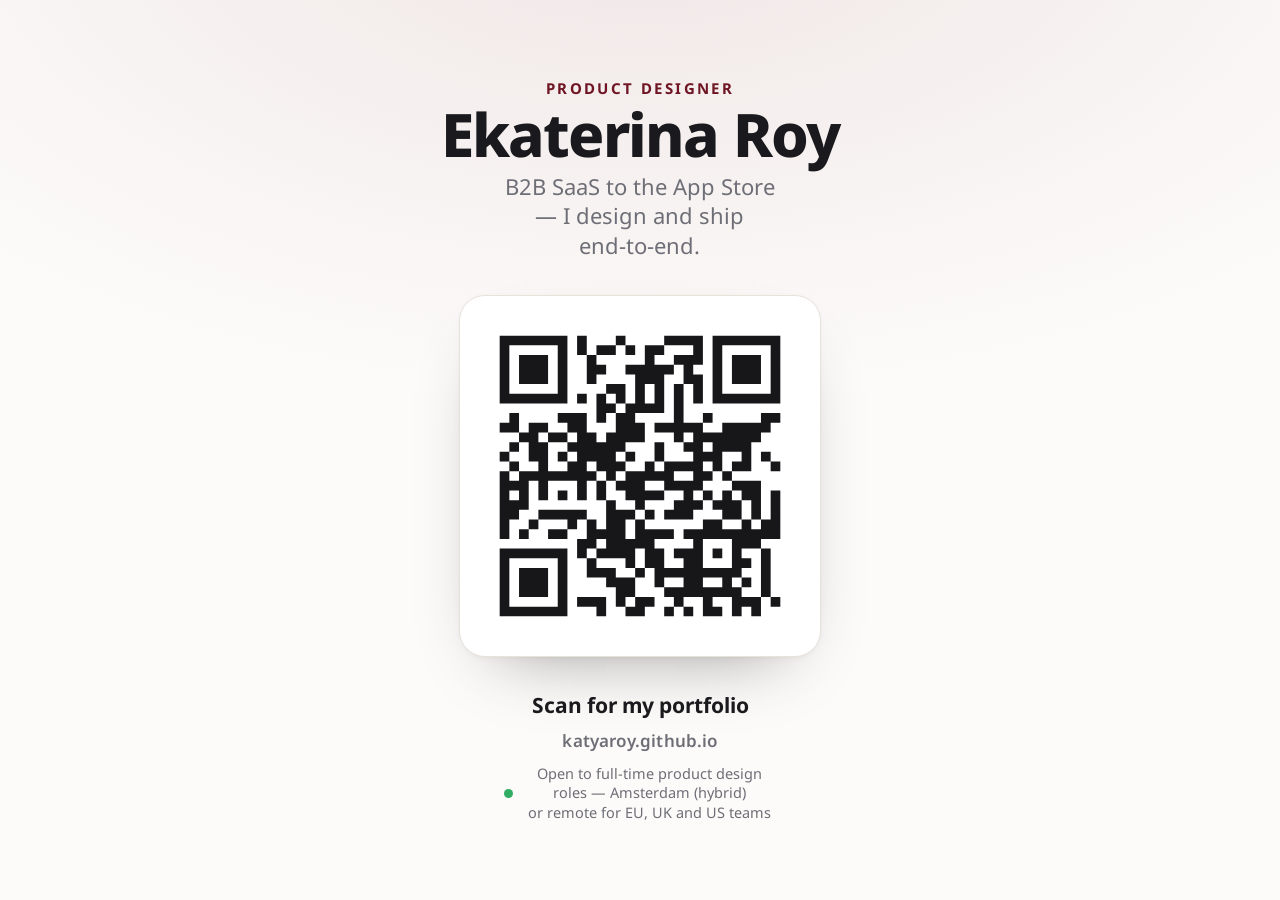
<file: card.html>
<!DOCTYPE html>
<html lang="en">
<head>
<meta charset="UTF-8" />
<meta name="viewport" content="width=device-width, initial-scale=1.0, viewport-fit=cover" />
<meta name="robots" content="noindex" />
<meta name="theme-color" content="#FCFBF9" />
<title>Ekaterina Roy — Portfolio</title>
<link rel="preconnect" href="https://fonts.googleapis.com">
<link rel="preconnect" href="https://fonts.gstatic.com" crossorigin>
<link href="https://fonts.googleapis.com/css2?family=Noto+Sans:wght@400;500;600;700;800&display=swap" rel="stylesheet">
<style>
:root{--bg:#FCFBF9;--ink:#1A1A1E;--muted:#6E6E77;--accent:#6E1423;--card:#FFFFFF;--line:#E7E2DA}
*{box-sizing:border-box;margin:0;padding:0}
html,body{height:100%}
body{font-family:'Noto Sans',system-ui,sans-serif;background:
  radial-gradient(120% 90% at 50% -10%, color-mix(in srgb,var(--accent) 9%,var(--bg)) 0%, var(--bg) 60%);
  color:var(--ink);-webkit-font-smoothing:antialiased;min-height:100dvh;
  display:flex;flex-direction:column;align-items:center;justify-content:center;
  text-align:center;padding:clamp(24px,6vh,56px) 24px calc(clamp(24px,6vh,56px) + env(safe-area-inset-bottom));
  gap:clamp(20px,4vh,34px)}
.head{display:flex;flex-direction:column;align-items:center;gap:6px}
.eyebrow{font-size:clamp(12px,3.4vw,15px);font-weight:700;letter-spacing:.16em;text-transform:uppercase;color:var(--accent)}
h1{font-weight:800;font-size:clamp(34px,10vw,60px);letter-spacing:-.03em;line-height:1.0}
.role{font-size:clamp(15px,4.4vw,22px);color:var(--muted);margin-top:2px;line-height:1.35;max-width:22ch}
.card{background:var(--card);border:1px solid var(--line);border-radius:26px;padding:clamp(18px,4.5vw,30px);
  box-shadow:0 30px 70px -40px rgba(0,0,0,.45),0 2px 8px -4px rgba(0,0,0,.1)}
.card img{display:block;width:clamp(200px,64vw,300px);height:auto}
.scan{display:flex;flex-direction:column;align-items:center;gap:10px}
.scan .prompt{font-size:clamp(16px,4.6vw,21px);font-weight:700}
.scan .url{font-size:clamp(14px,3.8vw,17px);color:var(--muted);font-weight:600;letter-spacing:.01em}
.avail{display:inline-flex;align-items:center;gap:9px;font-size:clamp(12px,3.2vw,14.5px);color:var(--muted);
  max-width:34ch;line-height:1.35;margin-top:2px}
.dot{flex:none;width:9px;height:9px;border-radius:50%;background:#2Fae63;box-shadow:0 0 0 0 rgba(47,174,99,.5);animation:pulse 2.6s infinite}
@keyframes pulse{0%{box-shadow:0 0 0 0 rgba(47,174,99,.45)}70%{box-shadow:0 0 0 8px transparent}100%{box-shadow:0 0 0 0 transparent}}
@media (prefers-color-scheme:dark){
  :root{--bg:#141416;--ink:#F3F1EE;--muted:#A6A6AE;--accent:#E7A6AF;--card:#FFFFFF;--line:#2A2A2E}
  .card img{filter:none}
}
/* landscape / short screens: two columns so nothing scrolls */
@media (min-aspect-ratio:1/1) and (max-height:560px){
  body{flex-direction:row;gap:clamp(24px,5vw,60px);flex-wrap:wrap}
  .head{align-items:flex-end;text-align:right}
  .scan{align-items:flex-start;text-align:left}
}
</style>
</head>
<body>
  <div class="head">
    <div class="eyebrow">Product Designer</div>
    <h1>Ekaterina&nbsp;Roy</h1>
    <div class="role">B2B SaaS to the App&nbsp;Store — I design and ship end&#8209;to&#8209;end.</div>
  </div>

  <div class="card">
    <img src="img/portfolio-qr.svg" alt="QR code to katyaroy.github.io" width="300" height="300">
  </div>

  <div class="scan">
    <div class="prompt">Scan for my portfolio</div>
    <div class="url">katyaroy.github.io</div>
    <div class="avail"><span class="dot"></span>Open to full&#8209;time product design roles — Amsterdam (hybrid) or&nbsp;remote for EU, UK and&nbsp;US&nbsp;teams</div>
  </div>
</body>
</html>
</file>
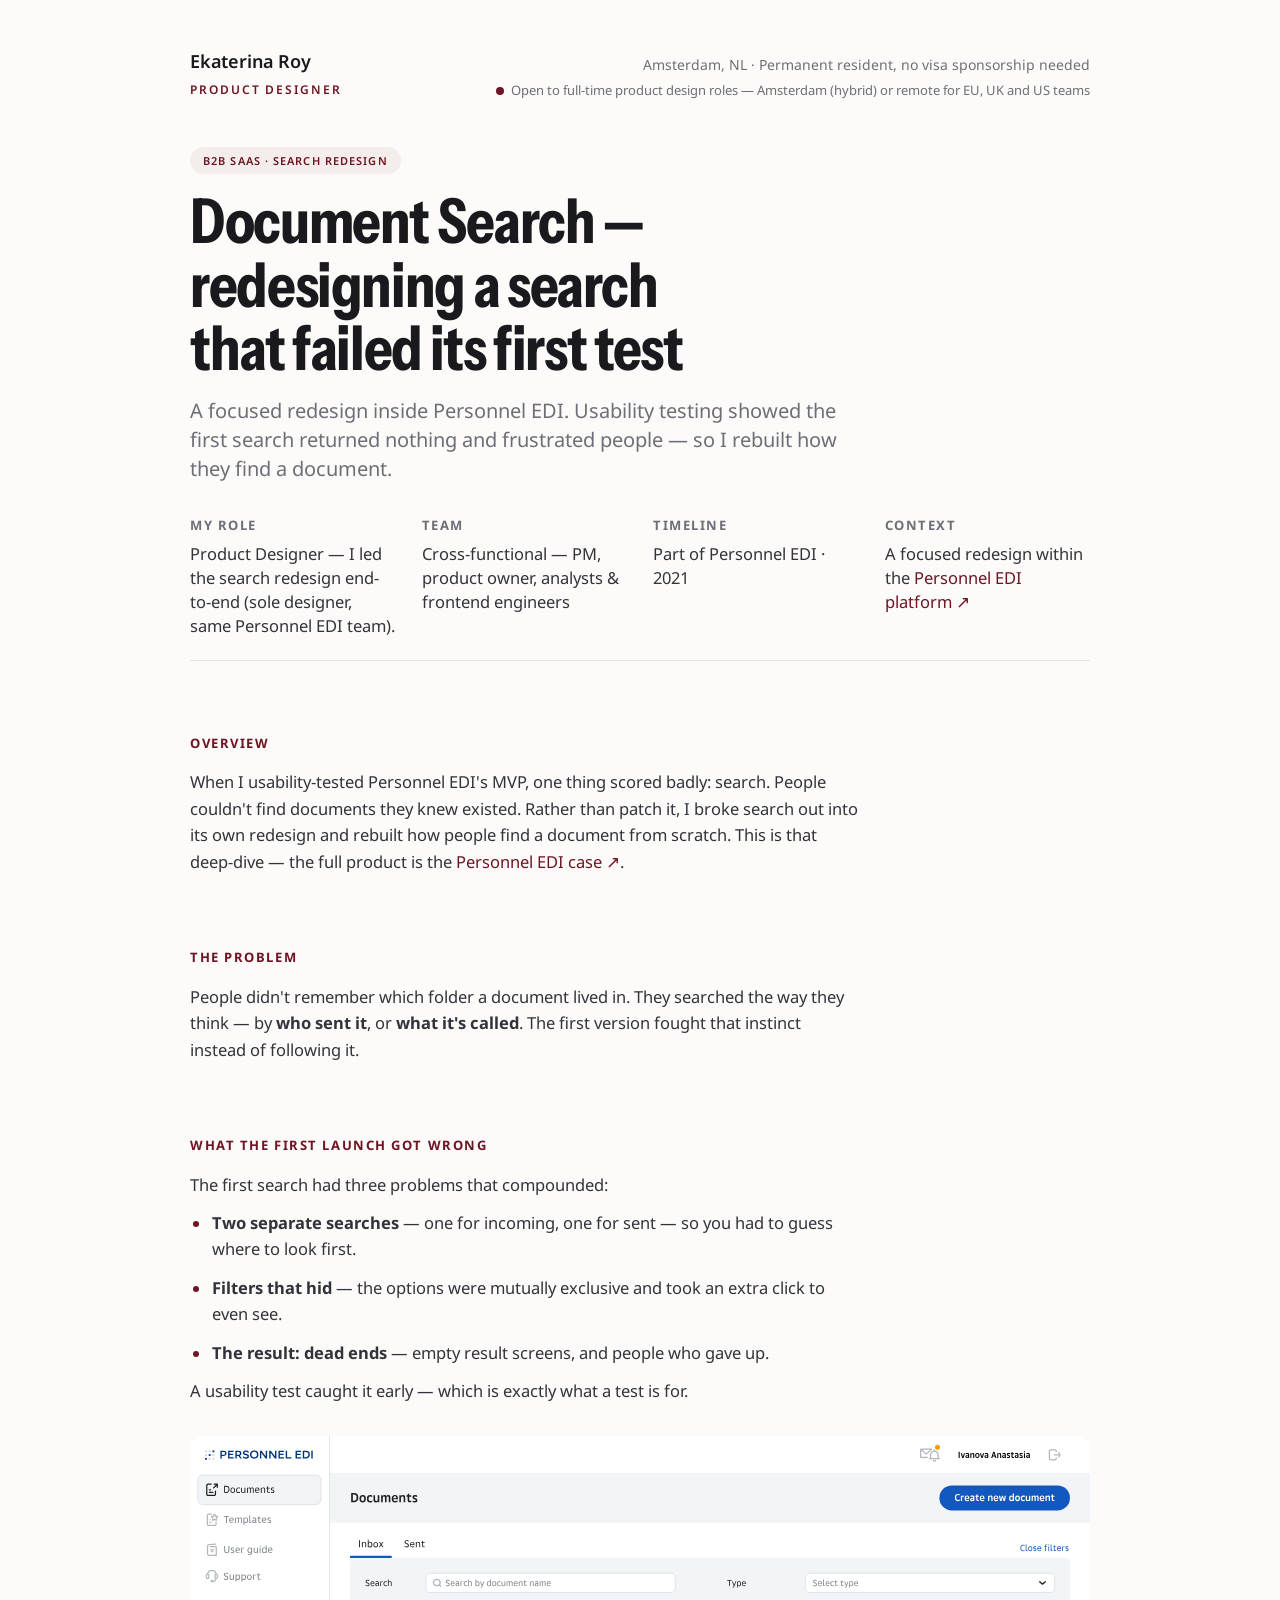
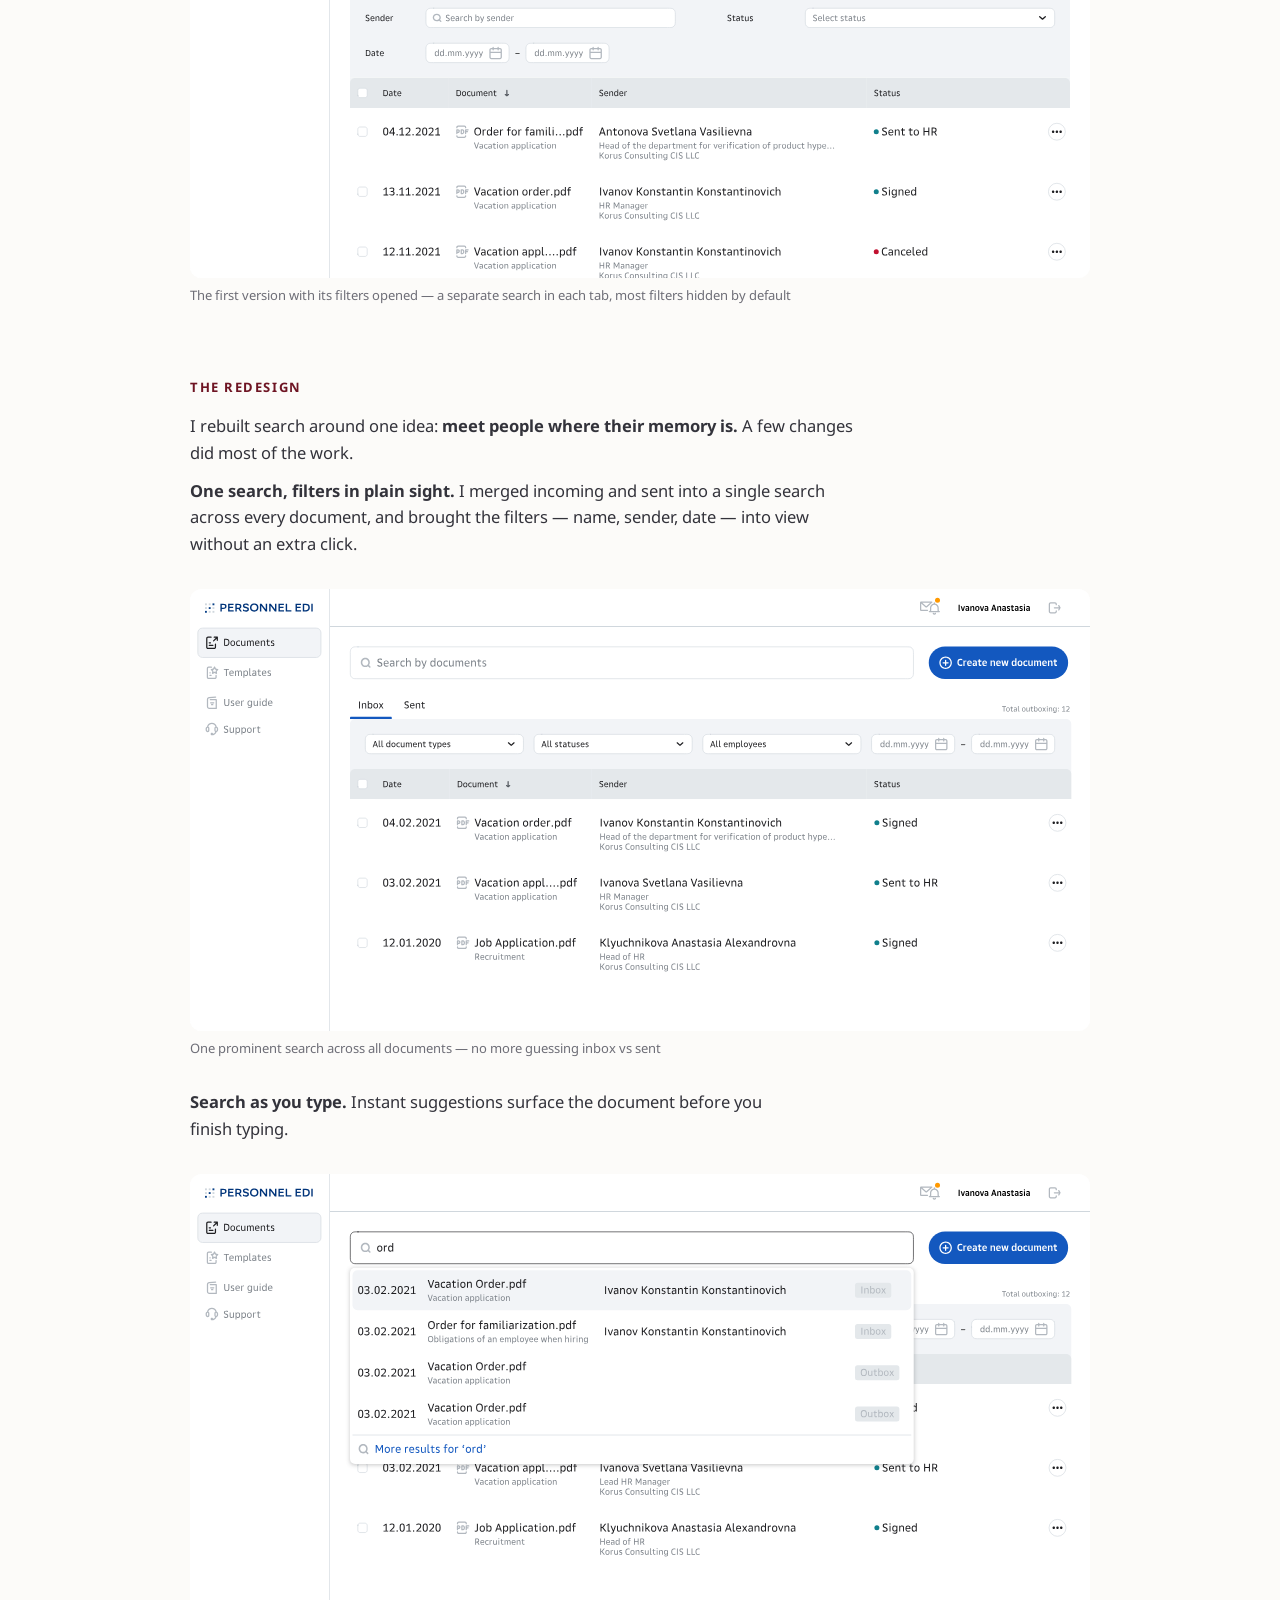
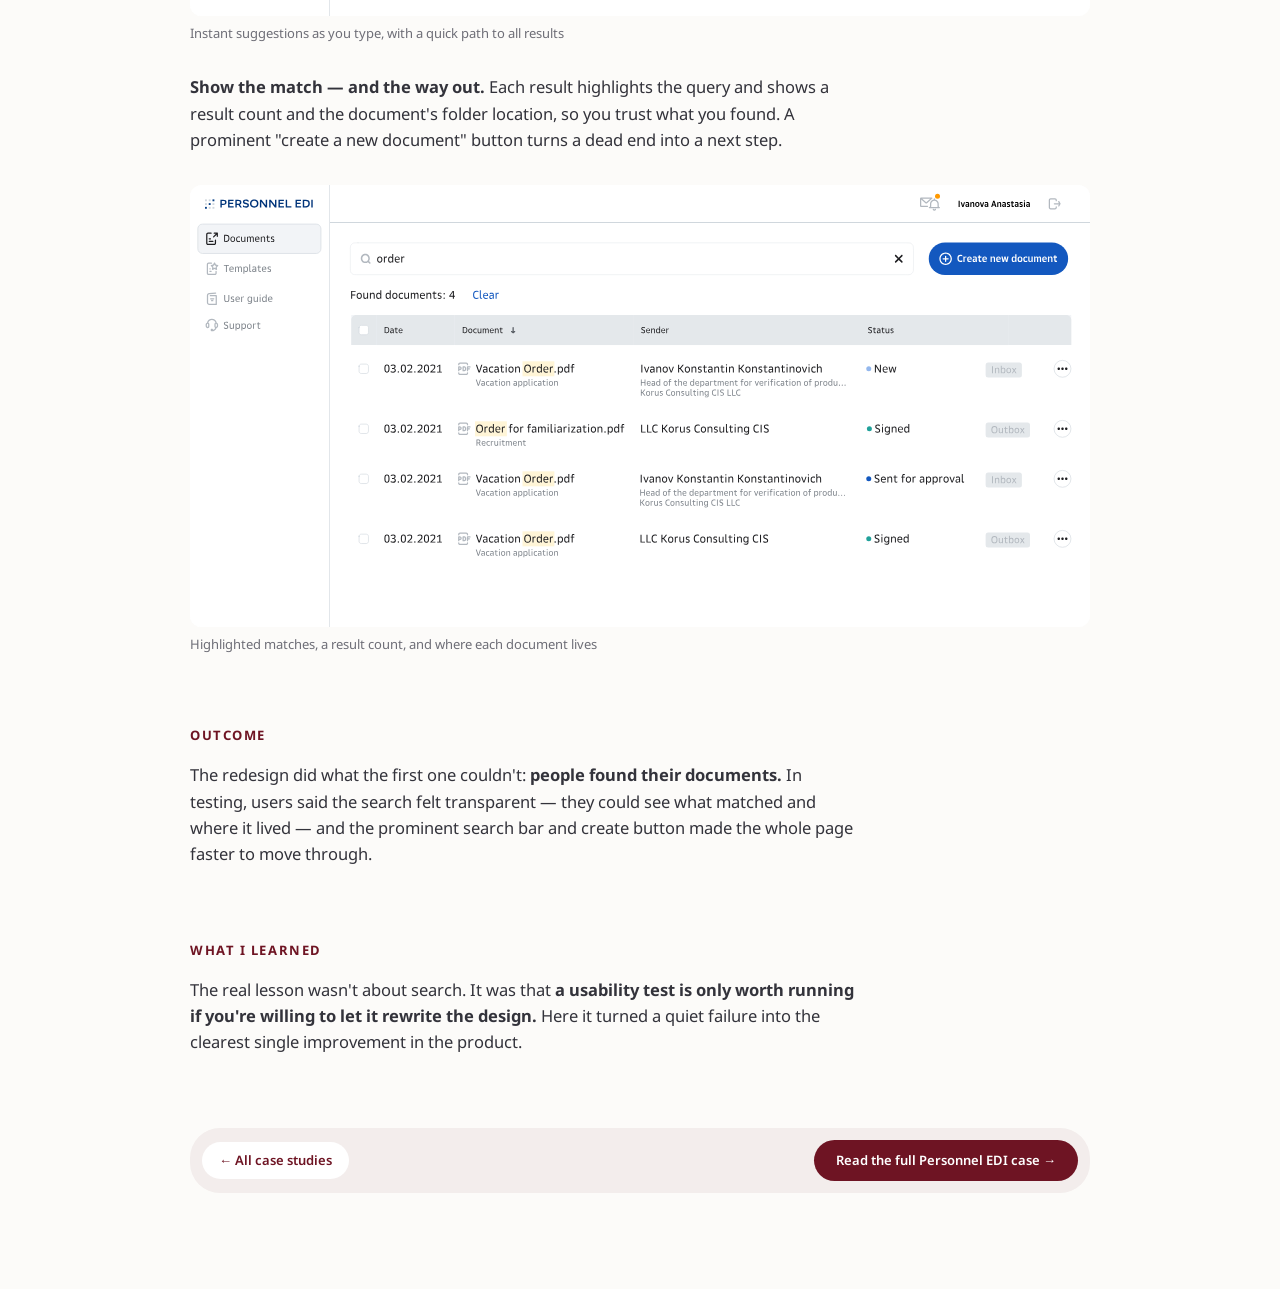
<file: documentsearch.html>
<!DOCTYPE html>
<html lang="en">
<head>
<meta charset="UTF-8" />
<meta name="viewport" content="width=device-width, initial-scale=1.0" />
<title>Document Search — Case study · Ekaterina Roy</title>
<meta name="description" content="Document Search — redesigning enterprise search after a failed usability test. Part of Personnel EDI." />
<meta property="og:type" content="website">
<meta property="og:site_name" content="Ekaterina Roy — Portfolio">
<meta property="og:title" content="Document Search — Case study · Ekaterina Roy">
<meta property="og:description" content="Document Search — redesigning enterprise search after a failed usability test. Part of Personnel EDI.">
<meta property="og:url" content="https://katyaroy.github.io/documentsearch.html">
<meta property="og:image" content="https://katyaroy.github.io/img/og-documentsearch.png">
<meta property="og:image:width" content="1200">
<meta property="og:image:height" content="630">
<meta name="twitter:card" content="summary_large_image">
<link rel="preconnect" href="https://fonts.googleapis.com">
<link rel="preconnect" href="https://fonts.gstatic.com" crossorigin>
<link href="https://fonts.googleapis.com/css2?family=Instrument+Sans:wdth,wght@75..100,400..700&family=Noto+Sans:wght@400;500;600;700;800&display=swap" rel="stylesheet">
<link rel="stylesheet" href="case.css?v=45">
<script>if(!matchMedia('(prefers-reduced-motion:reduce)').matches)document.documentElement.classList.add('anim')</script>
<script src="motion.js?v=2" defer></script>
</head>
<body>
<main class="wrap leftfig">

  <div class="topbar">
    <a class="id" href="index.html">
      <div class="name">Ekaterina Roy</div>
      <div class="eyebrow">Product Designer</div>
    </a>
    <div class="status">
      <div class="loc">Amsterdam, NL <span class="sep">·</span> <span class="permit">Permanent resident, no&nbsp;visa sponsorship needed</span></div>
      <div class="avail"><span class="dot"></span><span class="txt">Open to full&#8209;time product design roles — Amsterdam (hybrid) or&nbsp;remote for EU, UK and&nbsp;US&nbsp;teams</span></div>
    </div>
  </div>

  <span class="tag">B2B SaaS · Search redesign</span>
  <h1>Document Search — redesigning a search that failed its first test</h1>
  <p class="sub">A focused redesign inside Personnel EDI. Usability testing showed the first search returned nothing and frustrated people — so I rebuilt how they find a document.</p>

  <dl class="meta">
    <div><dt>My role</dt><dd>Product Designer — I led the search redesign end-to-end (sole designer, same Personnel EDI team).</dd></div>
    <div><dt>Team</dt><dd>Cross-functional — PM, product owner, analysts &amp; frontend engineers</dd></div>
    <div><dt>Timeline</dt><dd>Part of Personnel EDI &middot; 2021</dd></div>
    <div><dt>Context</dt><dd>A focused redesign within the <a href="kedo.html" style="color:var(--accent);text-decoration:none">Personnel EDI platform &#8599;</a></dd></div>
  </dl>

  <section>
    <h2>Overview</h2>
    <p>When I usability-tested Personnel EDI&#39;s MVP, one thing scored badly: search. People couldn&#39;t find documents they knew existed. Rather than patch it, I broke search out into its own redesign and rebuilt how people find a document from scratch. This is that deep-dive — the full product is the <a href="kedo.html" style="color:var(--accent);text-decoration:none">Personnel EDI case &#8599;</a>.</p>
  </section>

  <section>
    <h2>The problem</h2>
    <p>People didn&#39;t remember which folder a document lived in. They searched the way they think — by <strong>who sent it</strong>, or <strong>what it&#39;s called</strong>. The first version fought that instinct instead of following it.</p>
  </section>

  <section>
    <h2>What the first launch got wrong</h2>
    <p>The first search had three problems that compounded:</p>
    <ul>
      <li><strong>Two separate searches</strong> — one for incoming, one for sent — so you had to guess where to look first.</li>
      <li><strong>Filters that hid</strong> — the options were mutually exclusive and took an extra click to even see.</li>
      <li><strong>The result: dead ends</strong> — empty result screens, and people who gave up.</li>
    </ul>
    <p>A usability test caught it early — which is exactly what a test is for.</p>
    <figure class="wideshot"><img class="zoomable" src="img/ds-before.svg" width="1440" height="707" alt="First version of the Documents page with all filters opened: inside the Inbox tab, a search by document name, a search by sender, type, status and a date range, with a Close filters link above them" loading="lazy"><figcaption>The first version with its filters opened — a separate search in each tab, most filters hidden by default</figcaption></figure>
  </section>

  <section>
    <h2>The redesign</h2>
    <p>I rebuilt search around one idea: <strong>meet people where their memory is.</strong> A few changes did most of the work.</p>

    <p><strong>One search, filters in plain sight.</strong> I merged incoming and sent into a single search across every document, and brought the filters — name, sender, date — into view without an extra click.</p>
    <figure class="wideshot"><img class="zoomable" src="img/ds-search.svg" width="1440" height="707" alt="Redesigned Documents page: one large search field across all documents next to the Create new document button, and type, status, employee and date filters in a row above the list" loading="lazy"><figcaption>One prominent search across all documents — no more guessing inbox vs sent</figcaption></figure>

    <p><strong>Search as you type.</strong> Instant suggestions surface the document before you finish typing.</p>
    <figure class="wideshot"><img class="zoomable" src="img/ds-typeahead.svg" width="1440" height="707" alt="Search field with ord typed and four suggested documents under it, each marked Inbox or Outbox, with a More results link at the bottom" loading="lazy"><figcaption>Instant suggestions as you type, with a quick path to all results</figcaption></figure>

    <p><strong>Show the match — and the way out.</strong> Each result highlights the query and shows a result count and the document&#39;s folder location, so you trust what you found. A prominent &quot;create a new document&quot; button turns a dead end into a next step.</p>
    <figure class="wideshot"><img class="zoomable" src="img/ds-results.svg" width="1440" height="707" alt="Search results for order: four documents found, the word highlighted in every name, with a status and an Inbox or Outbox mark in each row" loading="lazy"><figcaption>Highlighted matches, a result count, and where each document lives</figcaption></figure>
  </section>

  <section>
    <h2>Outcome</h2>
    <p>The redesign did what the first one couldn&#39;t: <strong>people found their documents.</strong> In testing, users said the search felt transparent — they could see what matched and where it lived — and the prominent search bar and create button made the whole page faster to move through.</p>
  </section>

  <section>
    <h2>What I learned</h2>
    <p>The real lesson wasn&#39;t about search. It was that <strong>a usability test is only worth running if you&#39;re willing to let it rewrite the design.</strong> Here it turned a quiet failure into the clearest single improvement in the product.</p>
  </section>

  <div class="cfoot">
    <a href="index.html">&larr; All case studies</a>
    <a href="kedo.html">Read the full Personnel EDI case &#8594;</a>
  </div>

</main>
<script>
(function(){
  var z=[].slice.call(document.querySelectorAll('.zoomable')); if(!z.length)return;
  var lb=document.createElement('div'); lb.className='lb';
  var im=document.createElement('img'); im.alt=''; lb.appendChild(im);
  document.body.appendChild(lb);
  function close(){ lb.classList.remove('open'); im.src=''; }
  lb.addEventListener('click',close);
  document.addEventListener('keydown',function(e){ if(e.key==='Escape') close(); });
  z.forEach(function(el){ el.addEventListener('click',function(){ im.src=el.getAttribute('data-full')||el.src; lb.classList.add('open'); }); });
})();
</script>
</body>
</html>
</file>
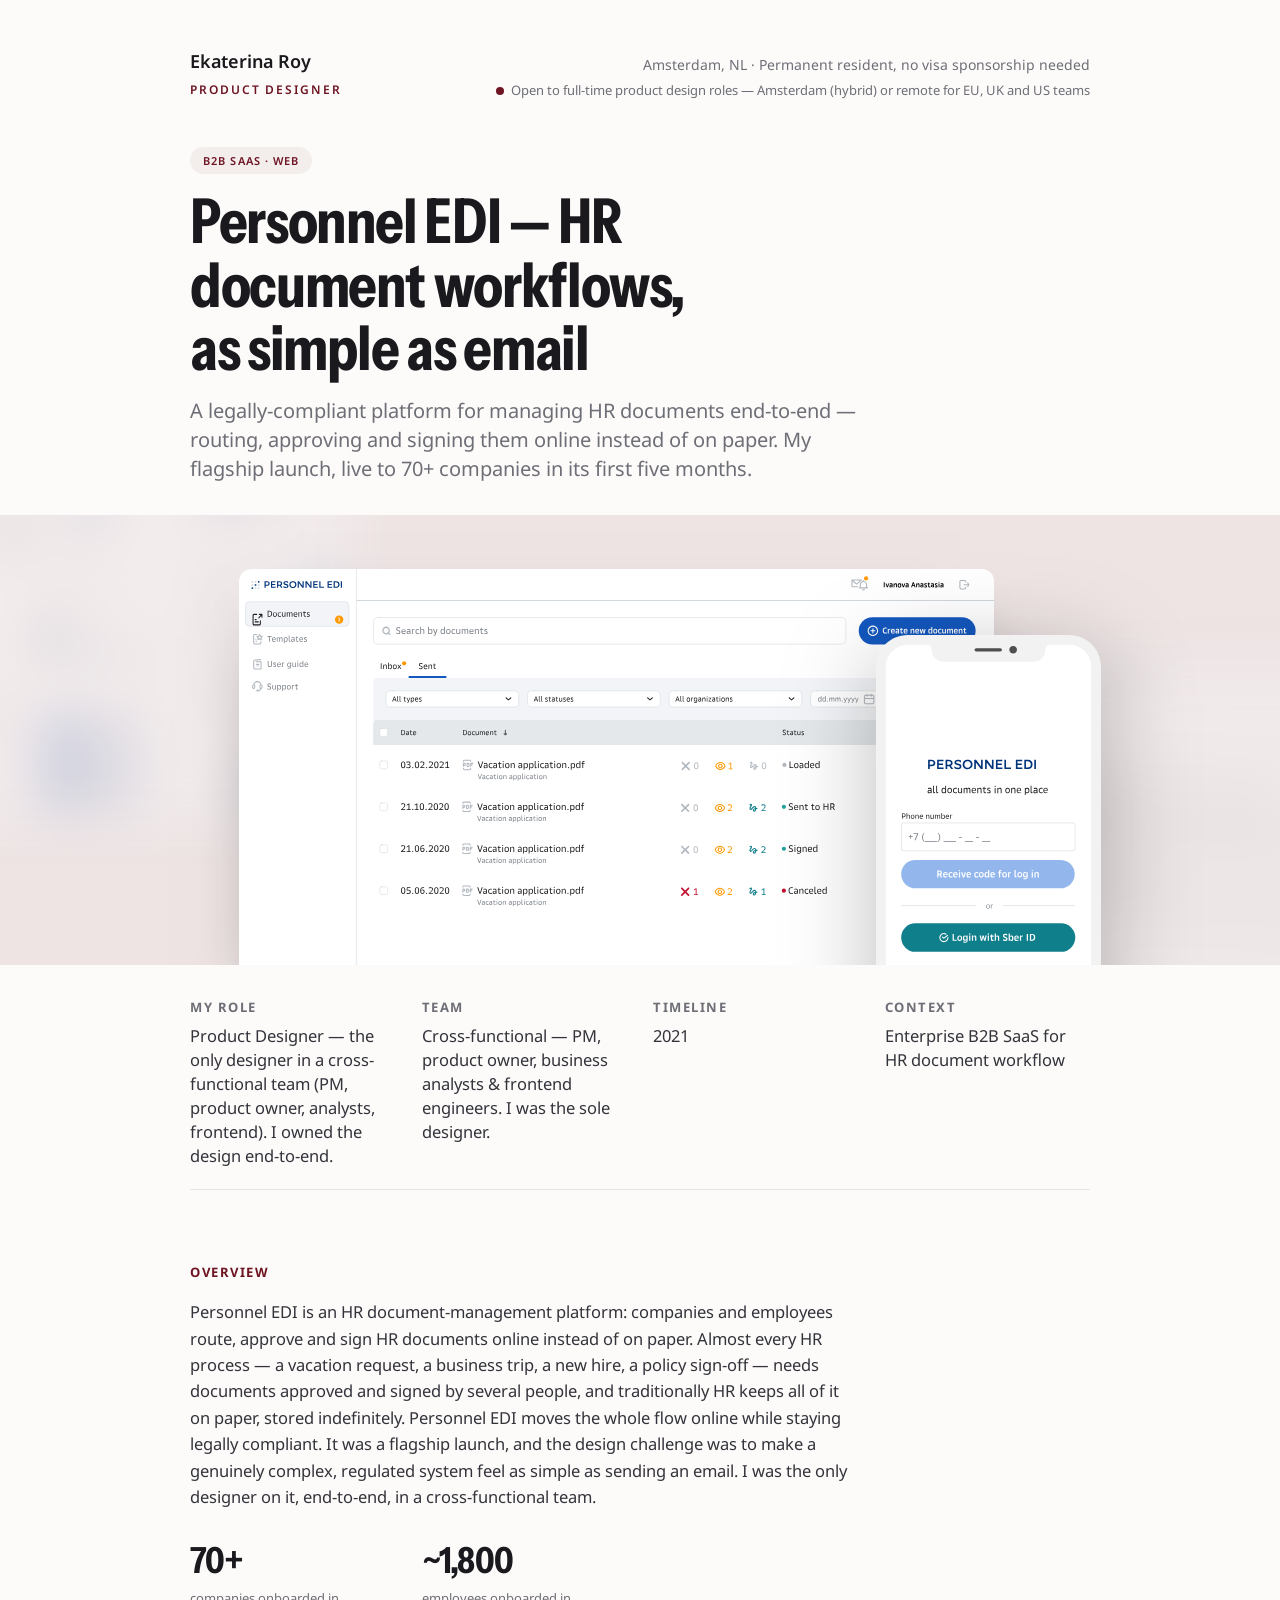
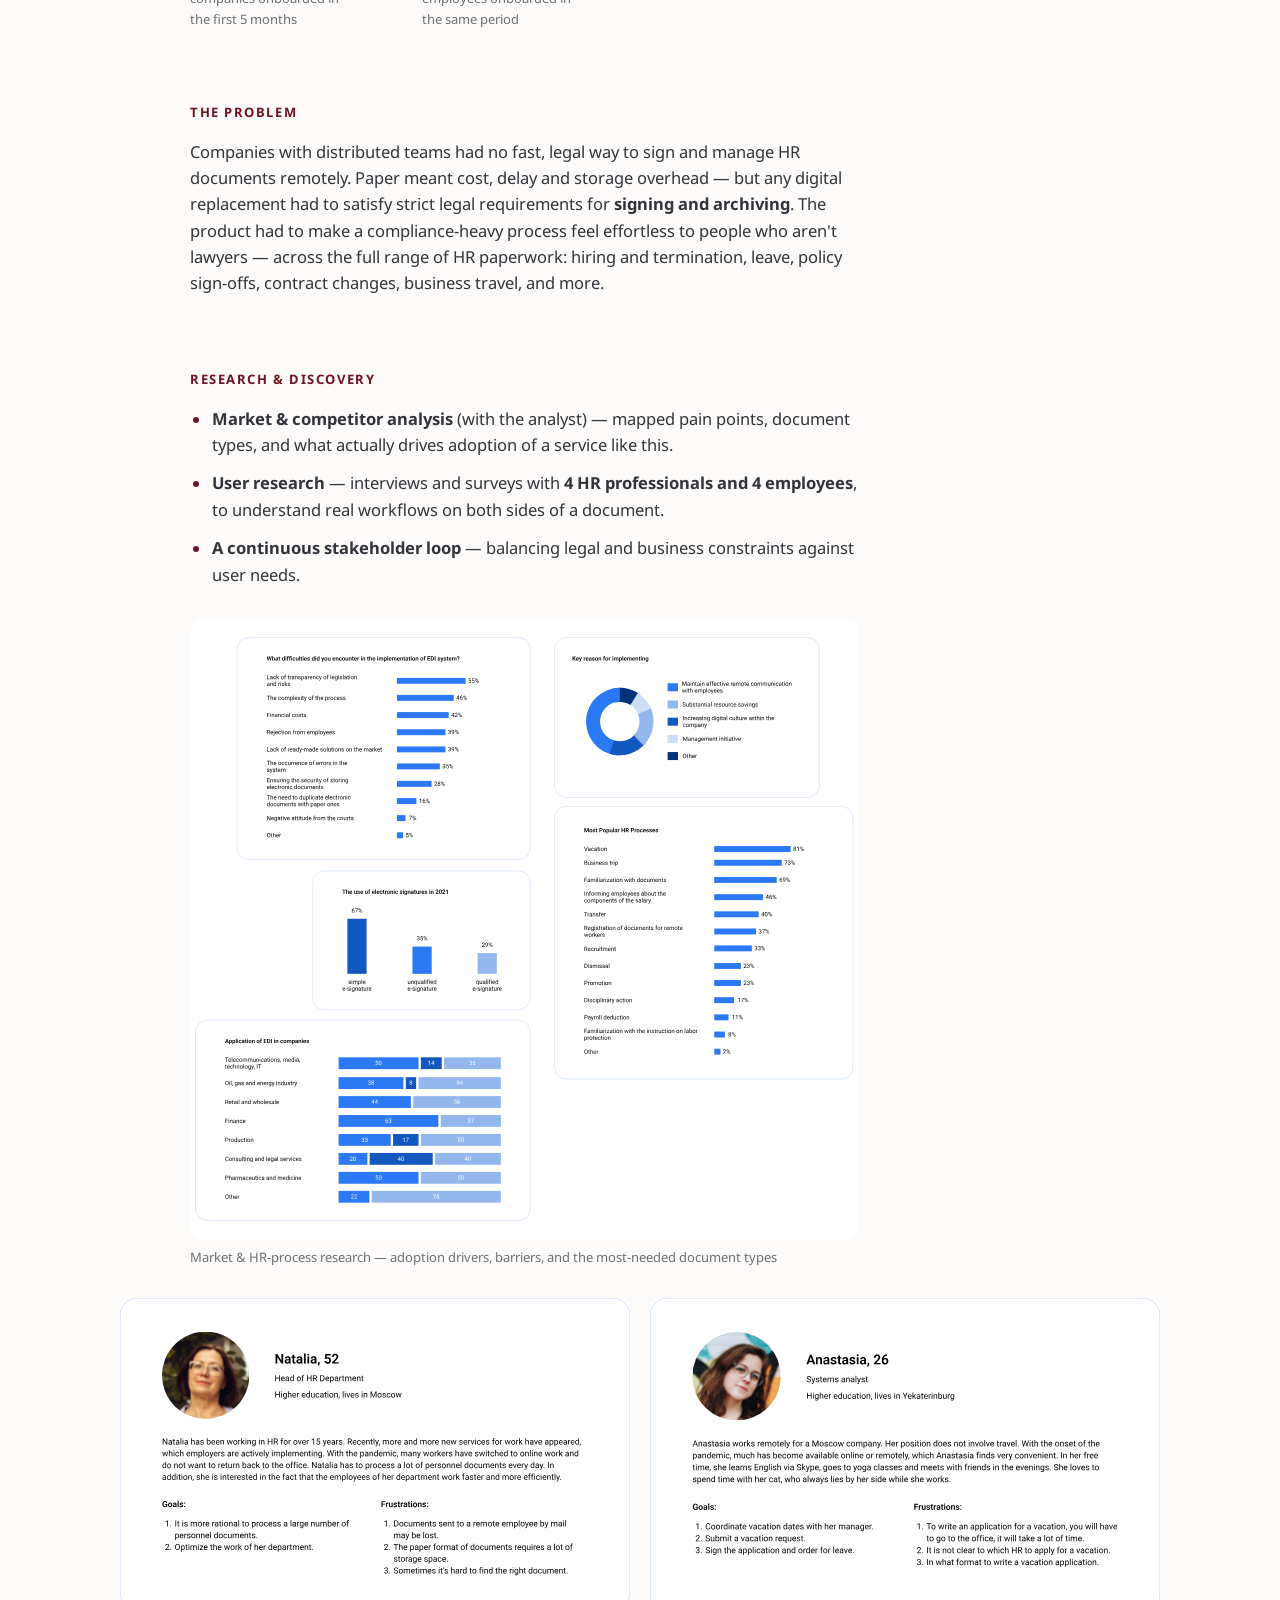
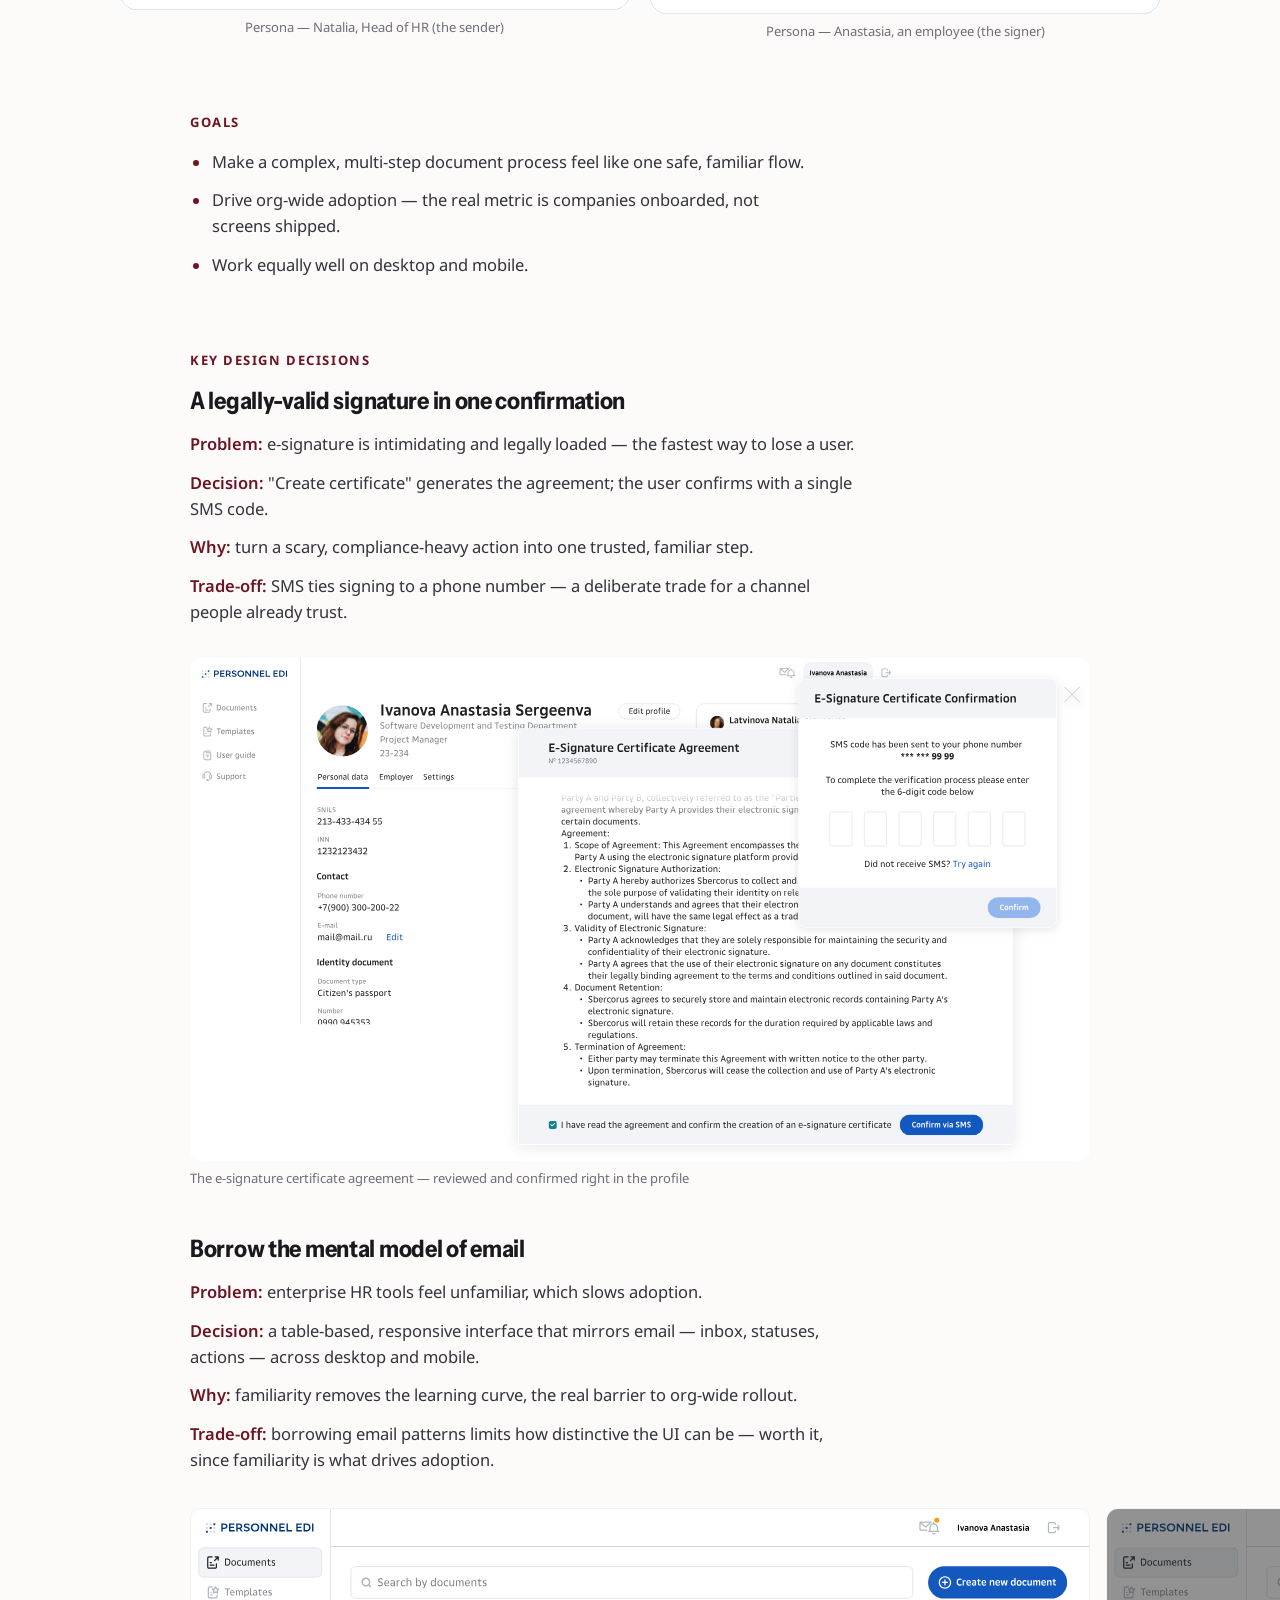
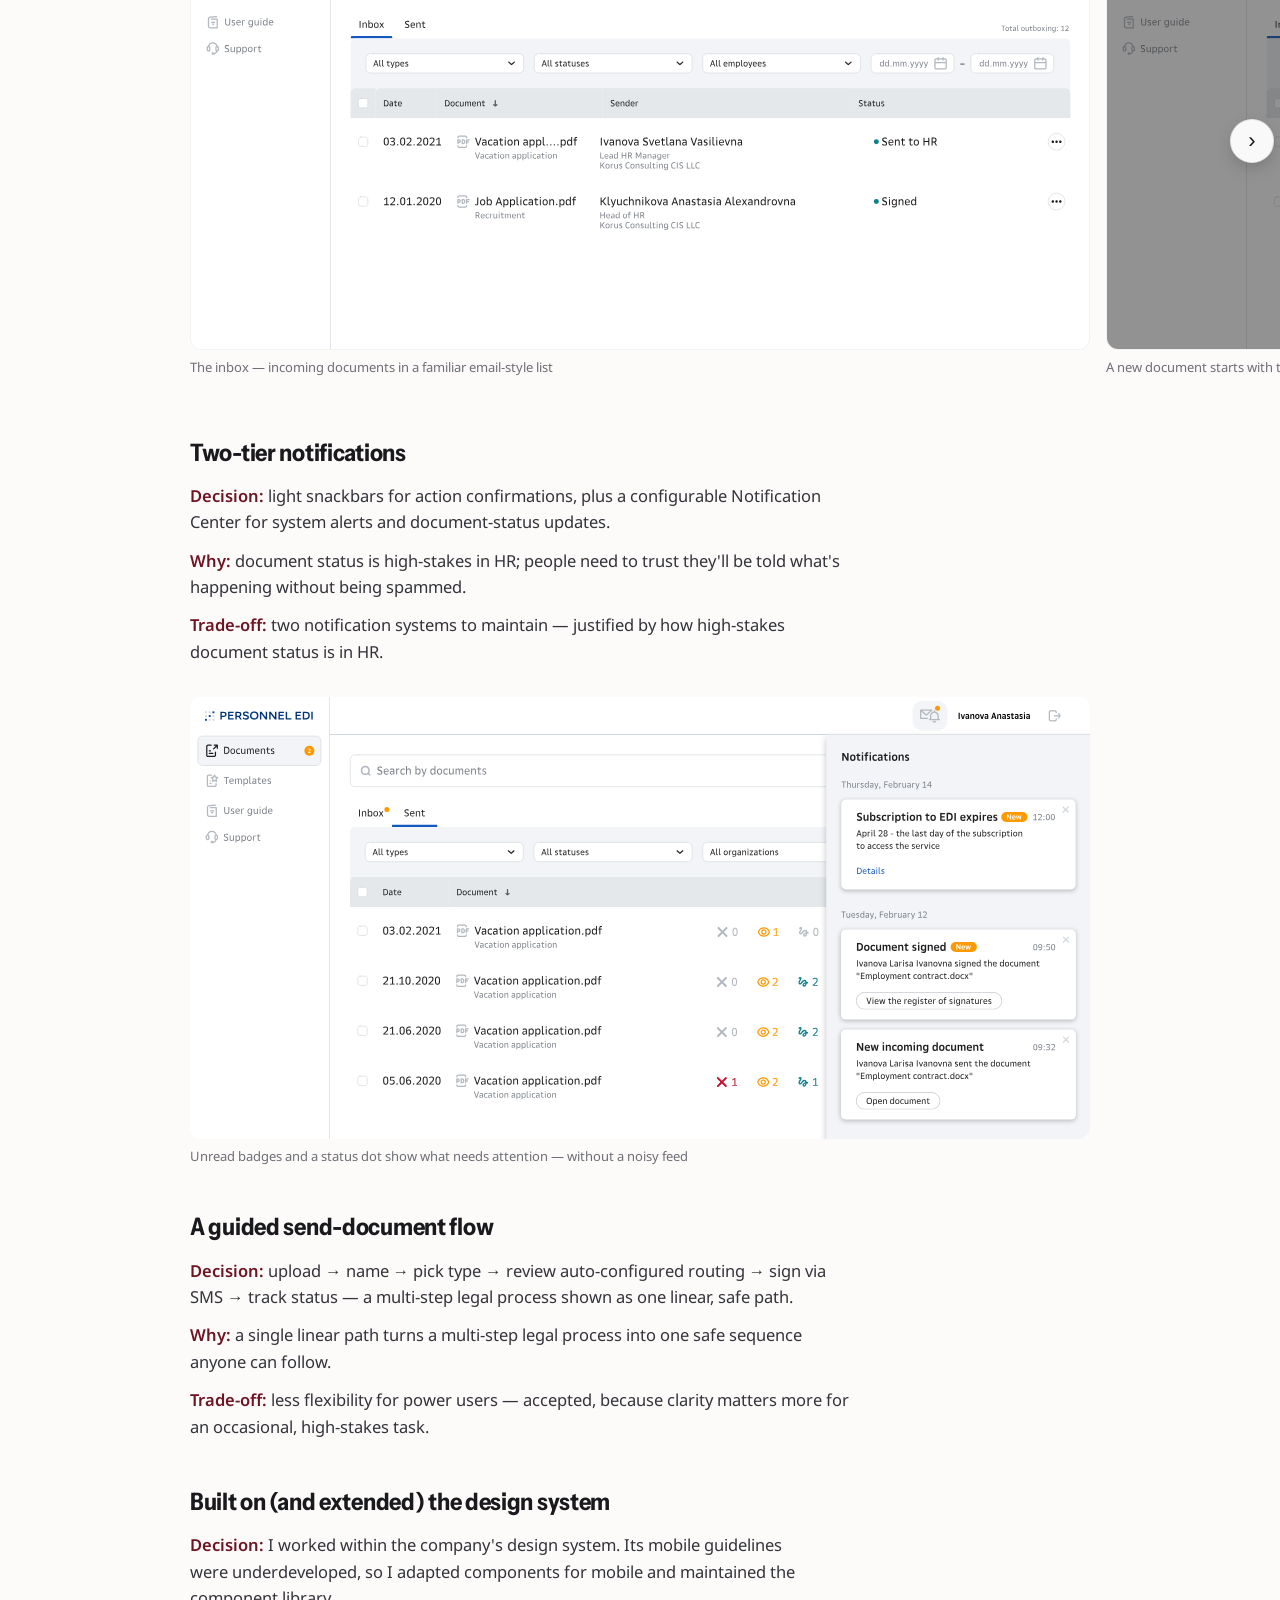
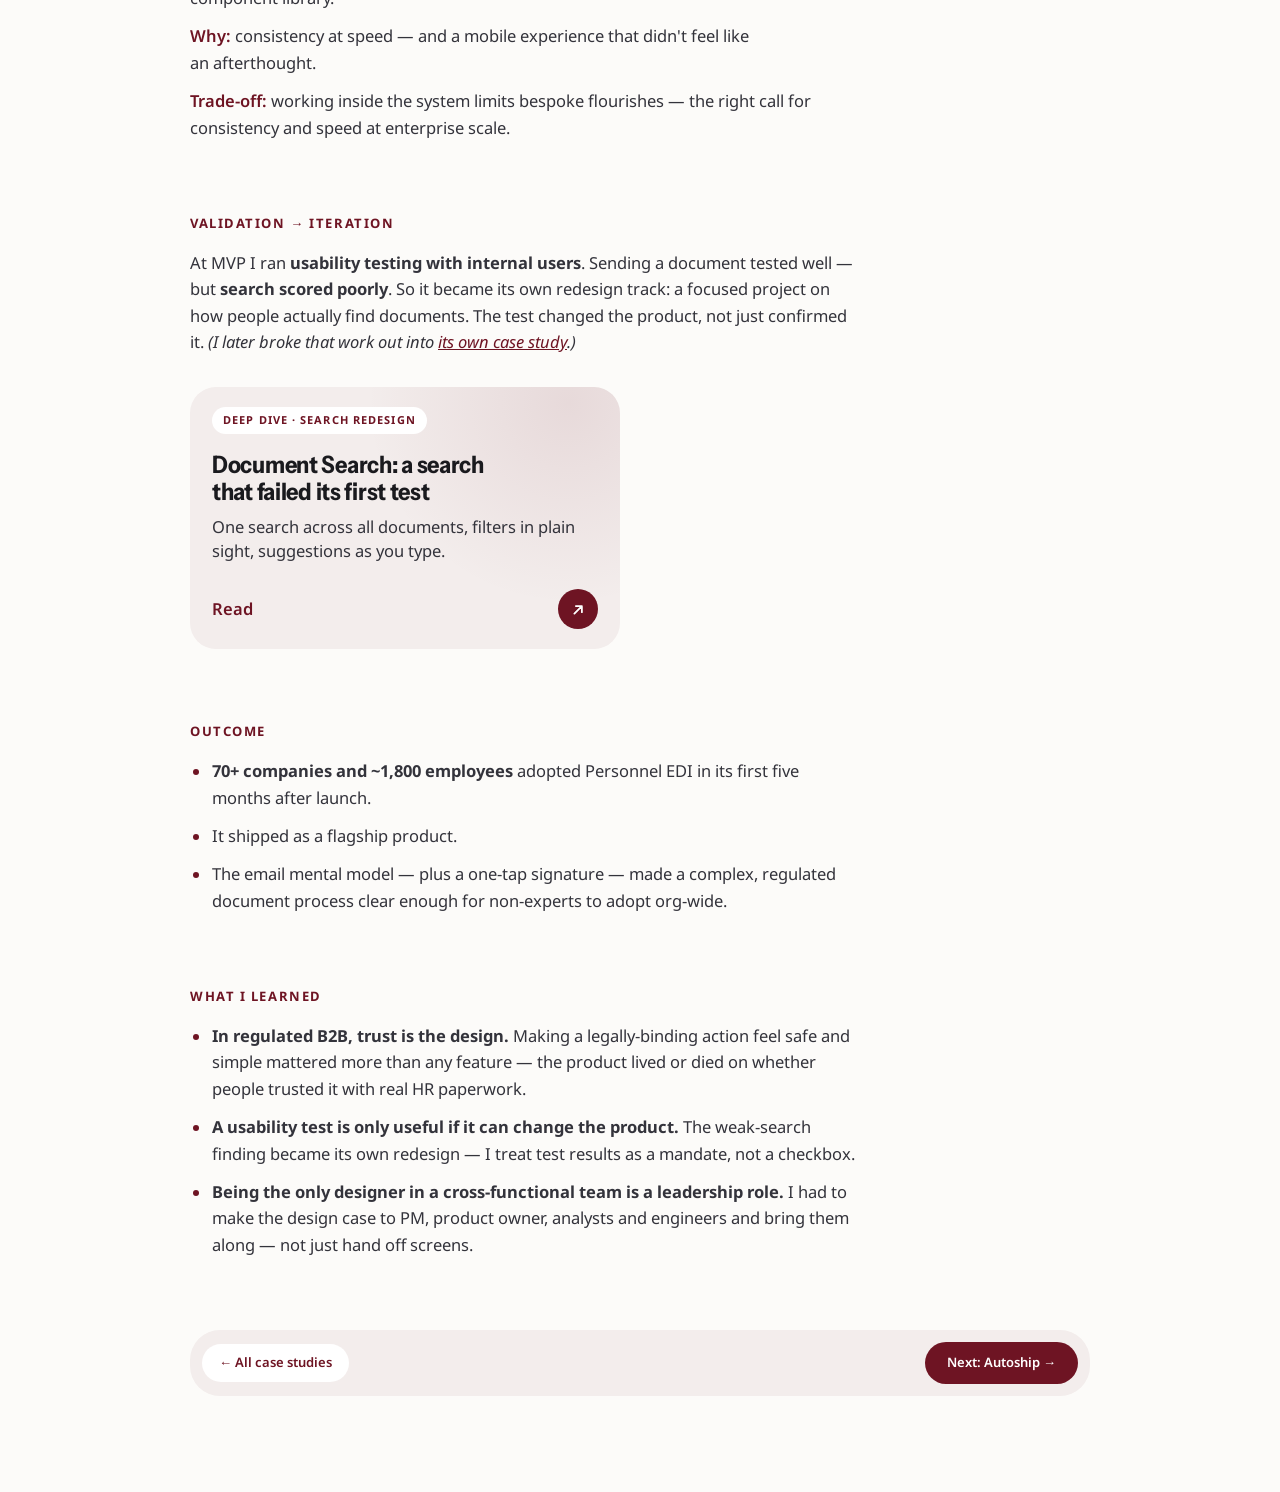
<file: kedo.html>
<!DOCTYPE html>
<html lang="en">
<head>
<meta charset="UTF-8" />
<meta name="viewport" content="width=device-width, initial-scale=1.0" />
<title>Personnel EDI — Case study · Ekaterina Roy</title>
<meta name="description" content="Personnel EDI case study — a legally-compliant HR document-management platform, live to 70+ companies in 5 months." />
<meta property="og:type" content="website">
<meta property="og:site_name" content="Ekaterina Roy — Portfolio">
<meta property="og:title" content="Personnel EDI — Case study · Ekaterina Roy">
<meta property="og:description" content="Personnel EDI case study — a legally-compliant HR document-management platform, live to 70+ companies in 5 months.">
<meta property="og:url" content="https://katyaroy.github.io/kedo.html">
<meta property="og:image" content="https://katyaroy.github.io/img/og-kedo.png">
<meta property="og:image:width" content="1200">
<meta property="og:image:height" content="630">
<meta name="twitter:card" content="summary_large_image">
<link rel="preconnect" href="https://fonts.googleapis.com">
<link rel="preconnect" href="https://fonts.gstatic.com" crossorigin>
<link href="https://fonts.googleapis.com/css2?family=Instrument+Sans:wdth,wght@75..100,400..700&family=Noto+Sans:wght@400;500;600;700;800&display=swap" rel="stylesheet">
<link rel="stylesheet" href="case.css?v=45">
<script>if(!matchMedia('(prefers-reduced-motion:reduce)').matches)document.documentElement.classList.add('anim')</script>
<script src="motion.js?v=2" defer></script>
</head>
<body>
<main class="wrap leftfig">

  <div class="topbar">
    <a class="id" href="index.html">
      <div class="name">Ekaterina Roy</div>
      <div class="eyebrow">Product Designer</div>
    </a>
    <div class="status">
      <div class="loc">Amsterdam, NL <span class="sep">·</span> <span class="permit">Permanent resident, no&nbsp;visa sponsorship needed</span></div>
      <div class="avail"><span class="dot"></span><span class="txt">Open to full&#8209;time product design roles — Amsterdam (hybrid) or&nbsp;remote for EU, UK and&nbsp;US&nbsp;teams</span></div>
    </div>
  </div>

  <span class="tag">B2B SaaS · Web</span>
  <h1>Personnel EDI — HR document workflows, as simple as email</h1>
  <p class="sub">A legally-compliant platform for managing HR documents end-to-end — routing, approving and signing them online instead of on paper. My flagship launch, live to 70+ companies in its first five months.</p>
  <div class="cover compo" data-parallax>
    <div class="cover-bg" aria-hidden="true">
      <img class="b b1" src="img/kedo-market.png" alt="" loading="lazy">
      <img class="b b2" src="img/kedo-sms.png" alt="" loading="lazy">
    </div>
    <div class="compo-inner">
      <img class="desk" src="img/kedo-hero-b.svg" alt="Personnel EDI document dashboard on desktop">
      <img class="phone" src="img/kedo-hero-a.svg" alt="Personnel EDI login on mobile">
    </div>
  </div>

  <dl class="meta">
    <div><dt>My role</dt><dd>Product Designer — the only designer in a cross-functional team (PM, product owner, analysts, frontend). I owned the design end-to-end.</dd></div>
    <div><dt>Team</dt><dd>Cross-functional — PM, product owner, business analysts &amp; frontend engineers. I was the sole designer.</dd></div>
    <div><dt>Timeline</dt><dd>2021</dd></div>
    <div><dt>Context</dt><dd>Enterprise B2B SaaS for HR document workflow</dd></div>
  </dl>

  <section>
    <h2>Overview</h2>
    <p>Personnel EDI is an HR document-management platform: companies and employees route, approve and sign HR documents online instead of on paper. Almost every HR process — a vacation request, a business trip, a new hire, a policy sign-off — needs documents approved and signed by several people, and traditionally HR keeps all of it on paper, stored indefinitely. Personnel EDI moves the whole flow online while staying legally compliant. It was a flagship launch, and the design challenge was to make a genuinely complex, regulated system feel as simple as sending an email. I was the only designer on it, end-to-end, in a cross-functional team.</p>
    <div class="stats">
      <div class="stat"><div class="n">70+</div><div class="l">companies onboarded in the first 5 months</div></div>
      <div class="stat"><div class="n">~1,800</div><div class="l">employees onboarded in the same period</div></div>
    </div>
  </section>

  <section>
    <h2>The problem</h2>
    <p>Companies with distributed teams had no fast, legal way to sign and manage HR documents remotely. Paper meant cost, delay and storage overhead — but any digital replacement had to satisfy strict legal requirements for <strong>signing and archiving</strong>. The product had to make a compliance-heavy process feel effortless to people who aren&#39;t lawyers — across the full range of HR paperwork: hiring and termination, leave, policy sign-offs, contract changes, business travel, and more.</p>
  </section>

  <section>
    <h2>Research &amp; discovery</h2>
    <ul>
      <li><strong>Market &amp; competitor analysis</strong> (with the analyst) — mapped pain points, document types, and what actually drives adoption of a service like this.</li>
      <li><strong>User research</strong> — interviews and surveys with <strong>4 HR professionals and 4 employees</strong>, to understand real workflows on both sides of a document.</li>
      <li><strong>A continuous stakeholder loop</strong> — balancing legal and business constraints against user needs.</li>
    </ul>
    <figure class="fig"><img class="zoomable" src="img/kedo-market.svg" alt="HR and EDI market research" loading="lazy"><figcaption>Market &amp; HR-process research — adoption drivers, barriers, and the most-needed document types</figcaption></figure>
    <div class="gallery2">
      <figure><img class="zoomable" src="img/kedo-persona-2.svg" alt="Persona — Natalia, Head of HR" loading="lazy"><figcaption>Persona — Natalia, Head of HR (the sender)</figcaption></figure>
      <figure><img class="zoomable" src="img/kedo-persona-1.svg" alt="Persona — Anastasia, employee" loading="lazy"><figcaption>Persona — Anastasia, an employee (the signer)</figcaption></figure>
    </div>
  </section>

  <section>
    <h2>Goals</h2>
    <ul>
      <li>Make a complex, multi-step document process feel like one safe, familiar flow.</li>
      <li>Drive org-wide adoption — the real metric is companies onboarded, not screens shipped.</li>
      <li>Work equally well on desktop and mobile.</li>
    </ul>
  </section>

  <section>
    <h2>Key design decisions</h2>

    <div class="dec flat">
      <h3>A legally-valid signature in one confirmation</h3>
      <div class="ln"><b>Problem:</b> e-signature is intimidating and legally loaded — the fastest way to lose a user.</div>
      <div class="ln"><b>Decision:</b> "Create certificate" generates the agreement; the user confirms with a single SMS code.</div>
      <div class="ln"><b>Why:</b> turn a scary, compliance-heavy action into one trusted, familiar step.</div>
      <div class="ln"><b>Trade-off:</b> SMS ties signing to a phone number — a deliberate trade for a channel people already trust.</div>
    </div>

    <figure class="wideshot"><img class="zoomable" src="img/kedo-sign.svg" alt="Employee profile with the e-signature certificate agreement opened for review and confirmation" loading="lazy"><figcaption>The e-signature certificate agreement — reviewed and confirmed right in the profile</figcaption></figure>

    <div class="dec flat">
      <h3>Borrow the mental model of email</h3>
      <div class="ln"><b>Problem:</b> enterprise HR tools feel unfamiliar, which slows adoption.</div>
      <div class="ln"><b>Decision:</b> a table-based, responsive interface that mirrors email — inbox, statuses, actions — across desktop and mobile.</div>
      <div class="ln"><b>Why:</b> familiarity removes the learning curve, the real barrier to org-wide rollout.</div>
      <div class="ln"><b>Trade-off:</b> borrowing email patterns limits how distinctive the UI can be — worth it, since familiarity is what drives adoption.</div>
    </div>

    <div class="hscroll">
      <button class="hscroll-btn prev" aria-label="Previous screens">&#8249;</button>
      <div class="hscroll-track">
        <figure><img class="zoomable" src="img/kedo-email-1.svg" alt="Documents inbox in an email-style layout — date, document name and sender columns" loading="lazy"><figcaption>The inbox — incoming documents in a familiar email-style list</figcaption></figure>
        <figure><img class="zoomable" src="img/kedo-email-3.svg" alt="New document panel opened over the documents list, with an area to drag a file in or select one" loading="lazy"><figcaption>A new document starts with the file — drag it in or select it</figcaption></figure>
        <figure><img class="zoomable" src="img/kedo-email-4.svg" alt="New document panel filled in: the uploaded file, document type, name and approval route, with Cancel and Sign and send buttons" loading="lazy"><figcaption>Then type, name and approval route — and Sign and send</figcaption></figure>
        <figure><img class="zoomable" src="img/kedo-email-2.svg" alt="Sent documents, shown in the same email-style list" loading="lazy"><figcaption>The Sent view — outgoing documents, same layout</figcaption></figure>
      </div>
      <button class="hscroll-btn next" aria-label="Next screens">&#8250;</button>
    </div>

    <div class="dec flat">
      <h3>Two-tier notifications</h3>
      <div class="ln"><b>Decision:</b> light snackbars for action confirmations, plus a configurable Notification Center for system alerts and document-status updates.</div>
      <div class="ln"><b>Why:</b> document status is high-stakes in HR; people need to trust they&#39;ll be told what&#39;s happening without being spammed.</div>
      <div class="ln"><b>Trade-off:</b> two notification systems to maintain — justified by how high-stakes document status is in HR.</div>
    </div>

    <figure class="wideshot"><img class="zoomable" src="img/kedo-notif-2.svg" alt="Unread badges on the Documents nav and a dot on the Inbox tab signal what needs attention" loading="lazy"><figcaption>Unread badges and a status dot show what needs attention — without a noisy feed</figcaption></figure>

    <div class="dec flat">
      <h3>A guided send-document flow</h3>
      <div class="ln"><b>Decision:</b> upload &rarr; name &rarr; pick type &rarr; review auto-configured routing &rarr; sign via SMS &rarr; track status — a multi-step legal process shown as one linear, safe path.</div>
      <div class="ln"><b>Why:</b> a single linear path turns a multi-step legal process into one safe sequence anyone can follow.</div>
      <div class="ln"><b>Trade-off:</b> less flexibility for power users — accepted, because clarity matters more for an occasional, high-stakes task.</div>
    </div>

    <div class="dec flat">
      <h3>Built on (and extended) the design system</h3>
      <div class="ln"><b>Decision:</b> I worked within the company&#39;s design system. Its mobile guidelines were underdeveloped, so I adapted components for mobile and maintained the component library.</div>
      <div class="ln"><b>Why:</b> consistency at speed — and a mobile experience that didn&#39;t feel like an afterthought.</div>
      <div class="ln"><b>Trade-off:</b> working inside the system limits bespoke flourishes — the right call for consistency and speed at enterprise scale.</div>
    </div>

  </section>

  <section>
    <h2>Validation &rarr; iteration</h2>
    <p>At MVP I ran <strong>usability testing with internal users</strong>. Sending a document tested well — but <strong>search scored poorly</strong>. So it became its own redesign track: a focused project on how people actually find documents. The test changed the product, not just confirmed it. <em>(I later broke that work out into <a href="documentsearch.html" style="color:var(--accent)">its own case study</a>.)</em></p>
    <div class="deep" style="grid-template-columns:minmax(0,430px)">
      <a class="dcard" href="documentsearch.html">
        <span class="k">Deep dive · Search redesign</span>
        <b>Document Search: a search that failed its first test</b>
        <span class="d">One search across all documents, filters in plain sight, suggestions as you type.</span>
        <span class="more">Read<i aria-hidden="true"></i></span>
      </a>
    </div>
  </section>

  <section>
    <h2>Outcome</h2>
    <ul>
      <li><strong>70+ companies and ~1,800 employees</strong> adopted Personnel EDI in its first five months after launch.</li>
      <li>It shipped as a flagship product.</li>
      <li>The email mental model — plus a one-tap signature — made a complex, regulated document process clear enough for non-experts to adopt org-wide.</li>
    </ul>
  </section>

  <section>
    <h2>What I learned</h2>
    <ul>
      <li><strong>In regulated B2B, trust is the design.</strong> Making a legally-binding action feel safe and simple mattered more than any feature — the product lived or died on whether people trusted it with real HR paperwork.</li>
      <li><strong>A usability test is only useful if it can change the product.</strong> The weak-search finding became its own redesign — I treat test results as a mandate, not a checkbox.</li>
      <li><strong>Being the only designer in a cross-functional team is a leadership role.</strong> I had to make the design case to PM, product owner, analysts and engineers and bring them along — not just hand off screens.</li>
    </ul>
  </section>

  <div class="cfoot">
    <a href="index.html">&larr; All case studies</a>
    <a href="autoship.html">Next: Autoship &#8594;</a>
  </div>

</main>
<script>
(function(){
  if(matchMedia('(prefers-reduced-motion:reduce)').matches)return;
  var cov=document.querySelector('.cover[data-parallax]');if(!cov)return;
  var main=cov.querySelector('.cover-shot');
  var bs=[].slice.call(cov.querySelectorAll('.cover-bg .b'));
  var ticking=false, r0=null;
  function upd(){
    var r=cov.getBoundingClientRect();
    var vh=window.innerHeight||document.documentElement.clientHeight;
    if(r0===null) r0=r.top;
    var p=(r0 - r.top)/(vh*1.7); p=Math.max(0,Math.min(1,p));
    if(main){
      var over=main.offsetTop + main.offsetHeight - cov.clientHeight;
      if(over>0) main.style.transform='translateX(-50%) translateY('+(-p*over).toFixed(1)+'px)';
    }
    var c=r.top + r.height/2 - vh/2;
    for(var i=0;i<bs.length;i++){ bs[i].style.transform='translate3d(0,'+(c*(i%2?-0.035:0.035)).toFixed(1)+'px,0)'; }
    ticking=false;
  }
  function onScroll(){ if(!ticking){ ticking=true; requestAnimationFrame(upd); } }
  window.addEventListener('scroll',onScroll,{passive:true});
  window.addEventListener('resize',onScroll,{passive:true});
  if(main){ if(main.complete) upd(); main.addEventListener('load',upd); }
  upd();
})();
(function(){
  var z=[].slice.call(document.querySelectorAll('.zoomable')); if(!z.length)return;
  var lb=document.createElement('div'); lb.className='lb';
  var im=document.createElement('img'); im.alt=''; lb.appendChild(im);
  document.body.appendChild(lb);
  function close(){ lb.classList.remove('open'); im.src=''; }
  lb.addEventListener('click',close);
  document.addEventListener('keydown',function(e){ if(e.key==='Escape') close(); });
  z.forEach(function(el){ el.addEventListener('click',function(){ im.src=el.getAttribute('data-full')||el.src; lb.classList.add('open'); }); });
})();
(function(){
  var box=document.querySelector('.hscroll'); if(!box)return;
  var track=box.querySelector('.hscroll-track');
  var prev=box.querySelector('.hscroll-btn.prev'), next=box.querySelector('.hscroll-btn.next');
  function step(){ var f=track.querySelector('figure'); return (f?f.getBoundingClientRect().width+16:track.clientWidth*0.7); }
  function upd(){ prev.disabled=track.scrollLeft<=2; next.disabled=track.scrollLeft>=track.scrollWidth-track.clientWidth-2; }
  prev.addEventListener('click',function(){ track.scrollBy({left:-step(),behavior:'smooth'}); });
  next.addEventListener('click',function(){ track.scrollBy({left:step(),behavior:'smooth'}); });
  track.addEventListener('scroll',upd,{passive:true});
  window.addEventListener('resize',upd,{passive:true});
  upd();
})();
</script>
</body>
</html>
</file>
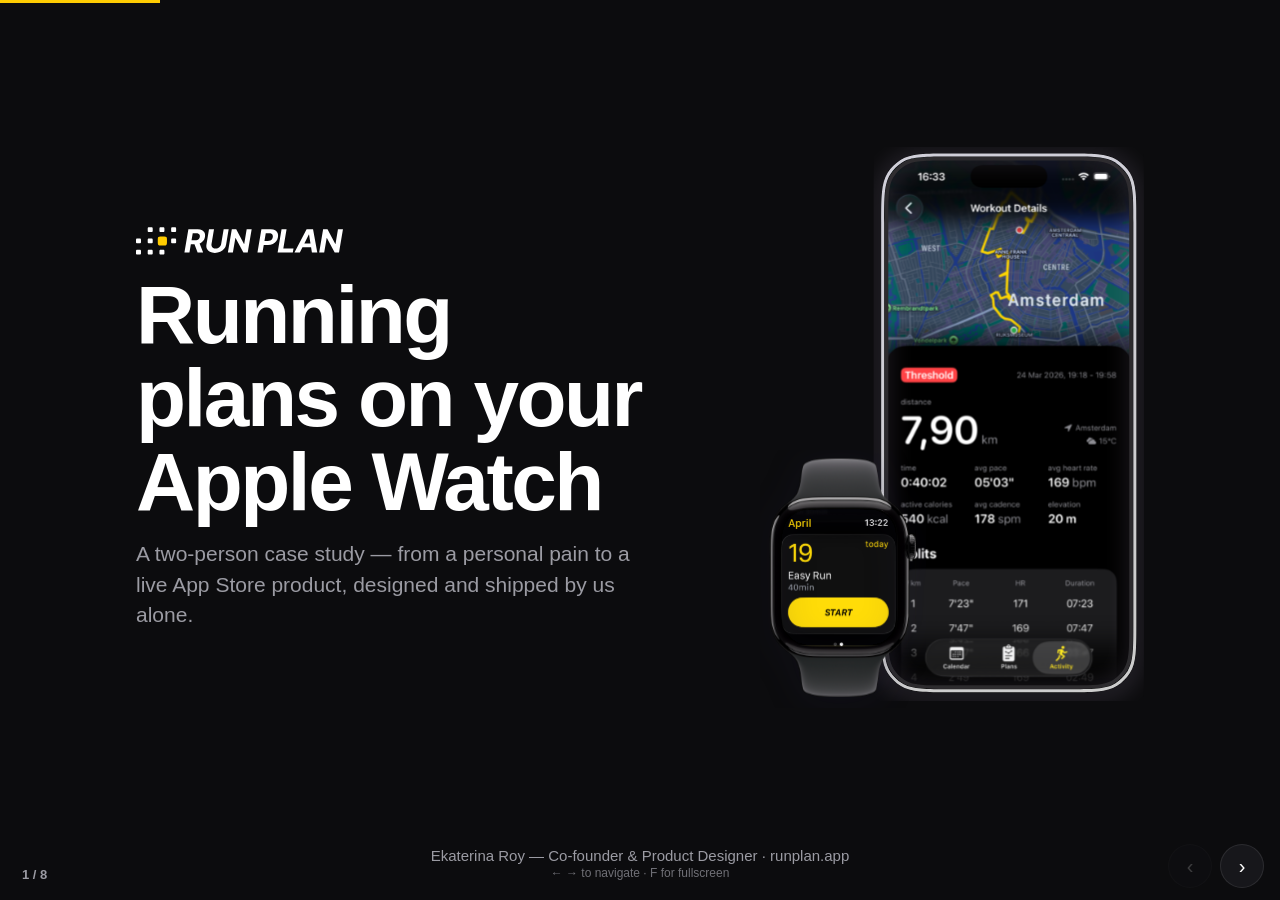
<file: runplan-deck.html>
<!DOCTYPE html>
<html lang="en">
<head>
<meta charset="UTF-8" />
<meta name="viewport" content="width=device-width, initial-scale=1.0" />
<meta name="robots" content="noindex" />
<title>RunPlan — talk deck · Ekaterina Roy</title>
<style>
:root{--bg:#0C0C0E;--card:#17171B;--ink:#FFFFFF;--muted:#9B9BA3;--accent:#FFCC02;--line:rgba(255,255,255,.09)}
*{box-sizing:border-box;margin:0;padding:0}
html,body{height:100%}
body{font-family:-apple-system,BlinkMacSystemFont,'SF Pro Display','Segoe UI',Inter,sans-serif;background:var(--bg);color:var(--ink);overflow:hidden;-webkit-font-smoothing:antialiased}
.slide{position:fixed;inset:0;display:flex;flex-direction:column;align-items:center;justify-content:center;text-align:center;padding:clamp(24px,5vh,64px) clamp(20px,6vw,96px) clamp(64px,10vh,96px);opacity:0;transform:translateX(24px);transition:opacity .35s ease,transform .35s ease;pointer-events:none;overflow:hidden}
.slide.on{opacity:1;transform:none;pointer-events:auto}
.kicker{font-size:clamp(12px,1.4vw,15px);font-weight:700;letter-spacing:.16em;text-transform:uppercase;color:var(--accent)}
h1{font-weight:800;font-size:clamp(38px,6.4vw,84px);letter-spacing:-.03em;line-height:1.02;margin-top:16px;text-wrap:balance}
h2{font-weight:800;font-size:clamp(26px,4.4vw,52px);letter-spacing:-.025em;line-height:1.08;margin-top:12px;max-width:26ch;text-wrap:balance}
.sub{font-size:clamp(15px,2vw,21px);color:var(--muted);margin-top:16px;max-width:44ch;line-height:1.45}
.note{font-size:clamp(14px,1.8vw,20px);color:var(--muted);margin-top:clamp(14px,2.6vh,26px);max-width:60ch;line-height:1.45}
.note b{color:var(--ink)}
.note .y{color:var(--accent);font-weight:700}
.shot{margin-top:clamp(16px,3.2vh,32px);max-width:min(1100px,92vw);max-height:54vh;width:auto;height:auto}
.light{background:#F4F1EC;border-radius:16px}
.photo{border-radius:18px;box-shadow:0 30px 70px -35px rgba(0,0,0,.8)}
.watchrow{display:flex;gap:clamp(8px,1.8vw,26px);justify-content:center;align-items:center;margin-top:clamp(22px,4.5vh,44px)}
.watchrow img{width:clamp(64px,13vw,180px);height:auto}
/* cover */
.cover-grid{display:flex;align-items:center;justify-content:center;gap:clamp(24px,5vw,80px);width:100%;max-width:1200px}
.cover-left{text-align:left;max-width:560px}
.logo-img{height:clamp(22px,2.8vw,32px);width:auto;display:block}
.cover-hero{width:clamp(220px,30vw,420px);height:auto;flex:none}
/* pain bullets */
.bullets{margin-top:clamp(20px,4vh,38px);text-align:left;display:flex;flex-direction:column;gap:clamp(10px,2vh,18px);width:min(680px,92vw)}
.bullets div{font-size:clamp(16px,2.1vw,23px);line-height:1.35;padding-left:26px;position:relative;text-wrap:pretty;color:var(--muted)}
.bullets div::before{content:"";position:absolute;left:0;top:.5em;width:9px;height:9px;border-radius:50%;background:var(--accent)}
.bullets b{color:var(--ink);font-weight:700}
.gap{margin-top:clamp(22px,4.5vh,40px);border-left:4px solid var(--accent);padding:6px 0 6px 18px;font-size:clamp(17px,2.3vw,25px);font-weight:600;max-width:46ch;text-align:left;text-wrap:pretty}
/* cards */
.cards{display:flex;gap:clamp(12px,2vw,24px);margin-top:clamp(24px,5vh,48px);flex-wrap:wrap;justify-content:center}
.cards div{flex:1 1 240px;max-width:340px;background:var(--card);border:1px solid var(--line);border-radius:18px;padding:clamp(20px,3.2vh,34px) clamp(18px,2vw,28px);text-align:left}
.cards h3{font-size:clamp(19px,2.6vw,28px);font-weight:800;letter-spacing:-.01em}
.cards h3 span{color:var(--accent)}
.cards p{font-size:clamp(14px,1.7vw,18px);color:var(--muted);margin-top:8px;line-height:1.4}
/* qr slide */
.qrwrap{display:flex;align-items:center;gap:clamp(24px,5vw,72px);margin-top:clamp(20px,4vh,40px);flex-wrap:wrap;justify-content:center}
.qrcard{background:#fff;border-radius:22px;padding:clamp(16px,2.6vh,26px)}
.qrcard img{display:block;width:clamp(170px,26vh,260px);height:auto}
.qrside{text-align:left;max-width:380px}
.qrside .big{font-size:clamp(20px,2.8vw,30px);font-weight:800;line-height:1.15}
.qrside p{color:var(--muted);margin-top:10px;font-size:clamp(14px,1.8vw,18px);line-height:1.45}
.qrside img{margin-top:18px;height:clamp(40px,6vh,52px);width:auto}
.byline{position:absolute;bottom:clamp(18px,4vh,36px);left:0;right:0;font-size:clamp(12px,1.5vw,15px);color:var(--muted)}
/* chrome */
.bar{position:fixed;top:0;left:0;height:3px;background:var(--accent);width:0;transition:width .3s ease;z-index:10}
.count{position:fixed;bottom:18px;left:22px;font-size:13px;color:var(--muted);font-weight:600;z-index:10;font-variant-numeric:tabular-nums}
.nav{position:fixed;bottom:12px;right:16px;display:flex;gap:8px;z-index:10}
.nav button{width:44px;height:44px;border-radius:50%;border:1px solid var(--line);background:var(--card);color:var(--ink);font-size:20px;cursor:pointer;display:flex;align-items:center;justify-content:center;transition:opacity .2s}
.nav button:disabled{opacity:.2;cursor:default}
.hint{position:fixed;bottom:20px;left:50%;transform:translateX(-50%);font-size:12px;color:var(--muted);z-index:10;opacity:.7}
@media (max-width:760px){
  .hint{display:none}
  .cover-grid{flex-direction:column;gap:22px}
  .cover-left{text-align:center}
  .logo-img{margin:0 auto}
  .cover-hero{width:min(52vw,260px)}
  .shot{max-height:42vh}
  .byline{position:static;margin-top:24px}
}
@media print{
  body{overflow:visible}
  .slide{position:static;opacity:1;transform:none;height:100vh;page-break-after:always;pointer-events:auto}
  .bar,.count,.nav,.hint{display:none}
}
</style>
</head>
<body>

<!-- 1 · Cover -->
<section class="slide on">
  <div class="cover-grid">
    <div class="cover-left">
      <img class="logo-img" src="img/rp-logo.svg" alt="RunPlan">
      <h1>Running plans on your Apple&nbsp;Watch</h1>
      <p class="sub">A two&#8209;person case study — from a personal pain to a live App&nbsp;Store product, designed and shipped by us alone.</p>
    </div>
    <img class="cover-hero" src="img/rp-deck-hero.svg" alt="RunPlan — completed workout on iPhone, live run on Apple Watch">
  </div>
  <div class="byline">Ekaterina Roy — Co&#8209;founder &amp; Product Designer &middot; runplan.app</div>
</section>

<!-- 2 · The pains -->
<section class="slide">
  <div class="kicker">Where it started</div>
  <h2>Training for my first marathon, the apps made it harder.</h2>
  <div class="bullets">
    <div><b>"Day 1, Day 2…"</b> — so what am I running <em>today</em>?</div>
    <div><b>Pacing by eye</b> — eyes glued to the watch mid&#8209;run</div>
    <div><b>Logins &amp; paywalls</b> — before the first run even starts</div>
    <div><b>Platforms, not tools</b> — coaching, community, shop piled on</div>
  </div>
  <div class="gap">I wanted Garmin&#8209;grade structure with Apple&#8209;native smoothness. It didn&#39;t exist — so we built it.</div>
</section>

<!-- 3 · The bet -->
<section class="slide">
  <div class="kicker">The bet</div>
  <h2>Scope as a feature: three hard constraints</h2>
  <div class="cards">
    <div><h3>Apple Watch <span>only</span></h3><p>Context of use and app quality over broad market reach.</p></div>
    <div><h3>No <span>login</span></h3><p>Value in the first minute — the sign-up wall is the biggest early drop-off.</p></div>
    <div><h3>No <span>social</span></h3><p>Apple Fitness &amp; Strava already do sharing. RunPlan stays a tool.</p></div>
  </div>
  <p class="note">Two people can&#39;t outbuild Nike — but we can <b>out&#8209;focus</b> them.</p>
</section>

<!-- 4 · What we built -->
<section class="slide">
  <div class="kicker">What we built</div>
  <h2>A coach on your wrist</h2>
  <div class="watchrow">
    <img src="img/rp-watch-1.svg" alt="RunPlan on Apple Watch — today's run">
    <img src="img/rp-watch-2.svg" alt="RunPlan on Apple Watch — plan overview">
    <img src="img/rp-watch-3.svg" alt="RunPlan on Apple Watch — workout detail">
    <img src="img/rp-watch-4.svg" alt="RunPlan on Apple Watch — calendar">
    <img src="img/rp-watch-5.svg" alt="RunPlan on Apple Watch — activity">
  </div>
  <p class="note"><b>One tap to start.</b> The watch guides every interval — pace, heart&#8209;rate zone, <span class="y">haptics</span> at every milestone. No phone mid&#8209;run.</p>
</section>

<!-- 5 · Key decision -->
<section class="slide">
  <div class="kicker">Key product decision</div>
  <h2>Anchor the plan to a real calendar</h2>
  <img class="shot light" src="img/rp-calendar.svg" alt="Nike's day-numbered list vs RunPlan's real weekly calendar">
  <p class="note"><b>Tuesdays are always intervals.</b> Removing the daily "when do I run?" decision turns a struggle into a habit — the trade&#8209;off is less flexibility, and we took it deliberately.</p>
</section>

<!-- 6 · The invisible hard parts -->
<section class="slide">
  <div class="kicker">The hard parts are invisible</div>
  <h2>A "simple" running app hides a complex engine</h2>
  <img class="shot light" src="img/rp-device-loop.svg" alt="The device loop — RunPlan sets the plan, Apple Watch guides the run, Apple Fitness tracks, progress syncs back">
  <p class="note">My co&#8209;founder builds the <b>science&#8209;backed plan engine</b>; I translate the math into a human interface. The hardest work — <b>reliable watch&#8211;phone sync</b> — is exactly what makes it feel effortless.</p>
</section>

<!-- 7 · Process -->
<section class="slide">
  <div class="kicker">How we ship — two people, AI-native</div>
  <h2>Idea → build → test on a real run → release</h2>
  <img class="shot photo" src="img/rp-watch-test.jpg" alt="RunPlan on two Apple Watches, out on a real run">
  <p class="note">No handoff: <b>I ship my designs straight into code</b> (Claude&nbsp;Code, from the terminal). Every build gets tested on an actual run — two watches, side by side. Releases roughly monthly.</p>
</section>

<!-- 8 · QR -->
<section class="slide">
  <div class="kicker">Live on the App Store</div>
  <h2>Try it on your next run</h2>
  <div class="qrwrap">
    <div class="qrcard"><img src="img/rp-qr.svg" alt="QR code — RunPlan on the App Store"></div>
    <div class="qrside">
      <div class="big">Scan to get RunPlan<br>on the App&nbsp;Store</div>
      <p>Growing 100% organically — ~9% of App&nbsp;Store page visitors install the app.</p>
      <a href="https://apps.apple.com/us/app/run-plan-train-track/id6743841245" target="_blank" rel="noopener"><img src="img/rp-appstore-badge.svg" alt="Download on the App Store"></a>
    </div>
  </div>
  <div class="byline">runplan.app &middot; Ekaterina Roy — katyaroy.github.io &middot; thank you!</div>
</section>

<div class="bar"></div>
<div class="count">1 / 8</div>
<div class="hint">← → to navigate &middot; F for fullscreen</div>
<div class="nav">
  <button class="prev" aria-label="Previous slide">&#8249;</button>
  <button class="next" aria-label="Next slide">&#8250;</button>
</div>

<script>
(function(){
  var slides=[].slice.call(document.querySelectorAll('.slide'));
  var bar=document.querySelector('.bar'), count=document.querySelector('.count');
  var prev=document.querySelector('.nav .prev'), next=document.querySelector('.nav .next');
  var i=Math.min(Math.max((parseInt(location.hash.slice(1),10)||1)-1,0),slides.length-1);
  function go(n){
    n=Math.min(Math.max(n,0),slides.length-1);
    if(n===i && slides[n].classList.contains('on')){upd();return}
    slides[i].classList.remove('on');
    i=n; slides[i].classList.add('on');
    upd();
  }
  function upd(){
    bar.style.width=((i+1)/slides.length*100)+'%';
    count.textContent=(i+1)+' / '+slides.length;
    prev.disabled=i===0; next.disabled=i===slides.length-1;
    if(history.replaceState) history.replaceState(null,'','#'+(i+1));
  }
  prev.addEventListener('click',function(){go(i-1)});
  next.addEventListener('click',function(){go(i+1)});
  document.addEventListener('keydown',function(e){
    if(e.key==='ArrowRight'||e.key===' '||e.key==='PageDown') {e.preventDefault();go(i+1);}
    else if(e.key==='ArrowLeft'||e.key==='PageUp') {e.preventDefault();go(i-1);}
    else if(e.key==='Home') go(0);
    else if(e.key==='End') go(slides.length-1);
    else if(e.key==='f'||e.key==='F'){ document.fullscreenElement?document.exitFullscreen():document.documentElement.requestFullscreen(); }
  });
  var tx=null;
  document.addEventListener('touchstart',function(e){tx=e.changedTouches[0].clientX},{passive:true});
  document.addEventListener('touchend',function(e){
    if(tx===null)return;
    var dx=e.changedTouches[0].clientX-tx; tx=null;
    if(Math.abs(dx)>48) go(dx<0?i+1:i-1);
  },{passive:true});
  window.addEventListener('hashchange',function(){var n=(parseInt(location.hash.slice(1),10)||1)-1; go(n);});
  go(i);
})();
</script>
</body>
</html>
</file>
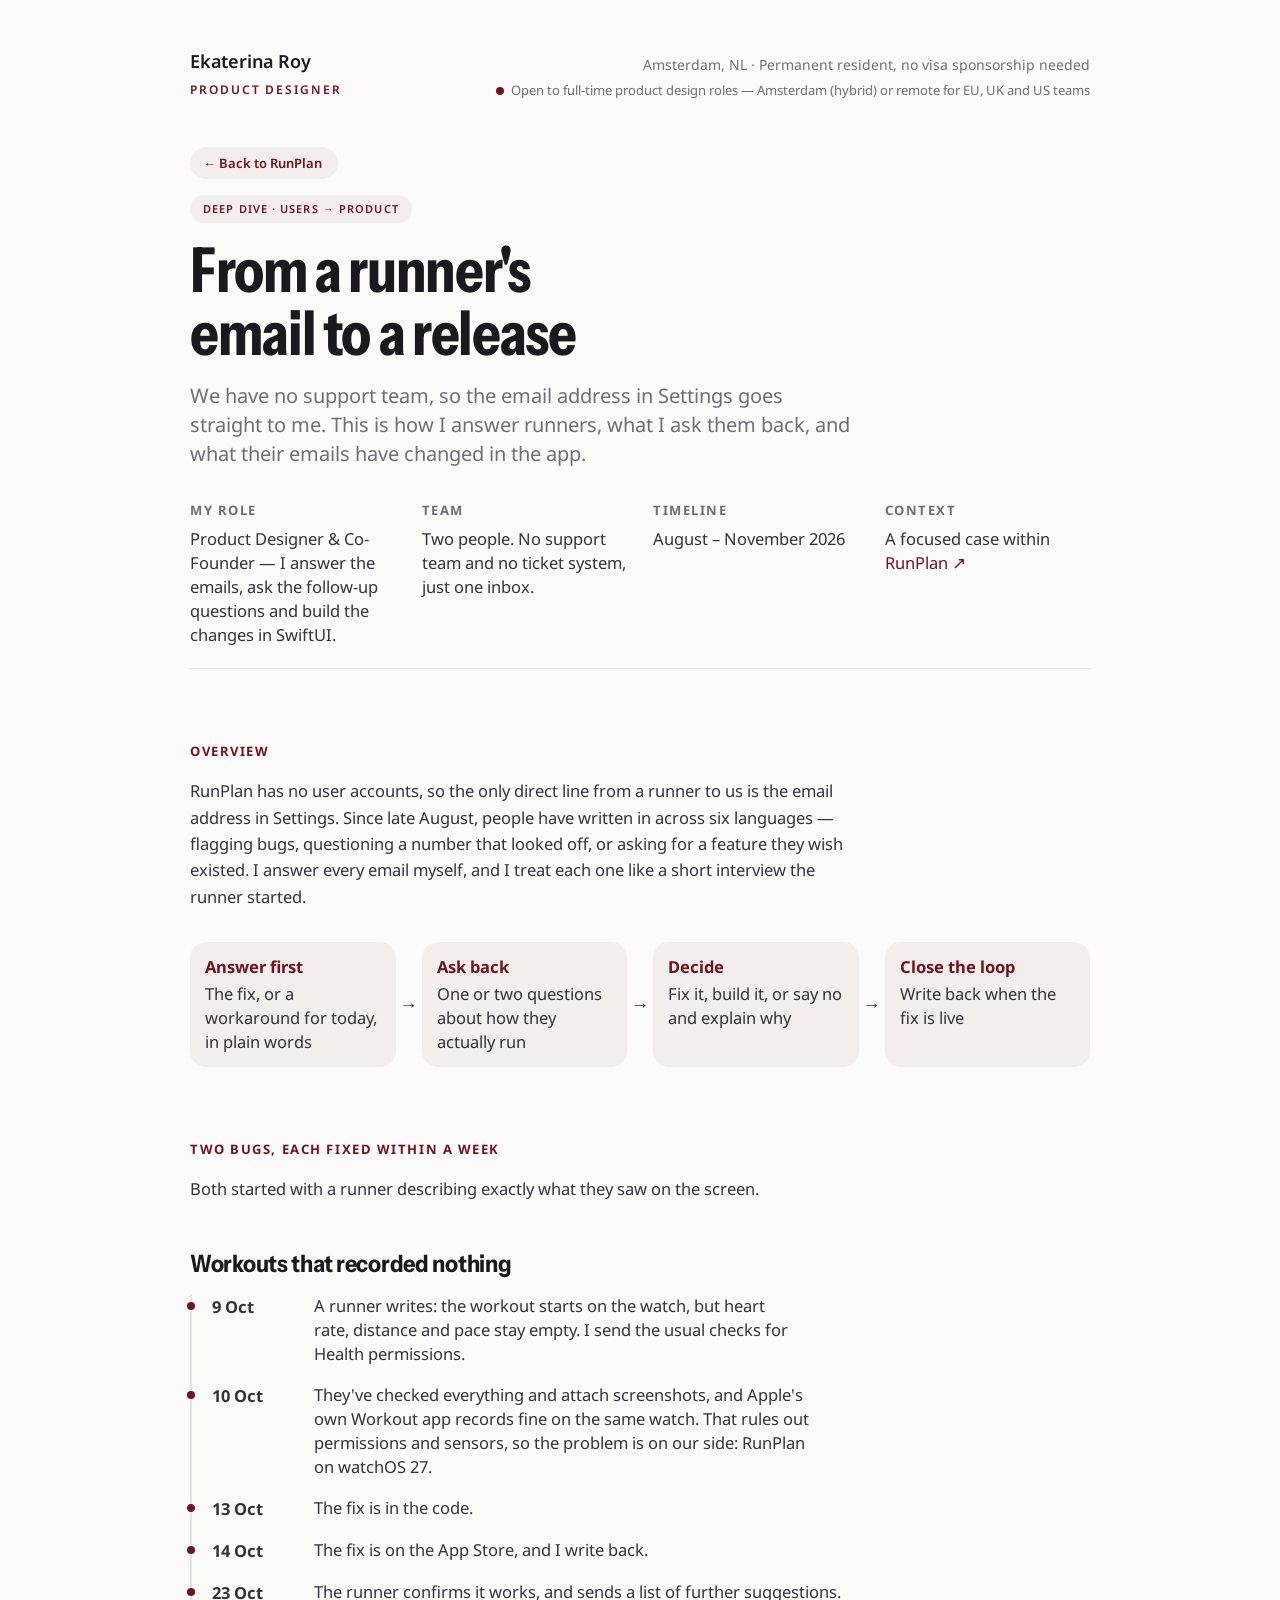
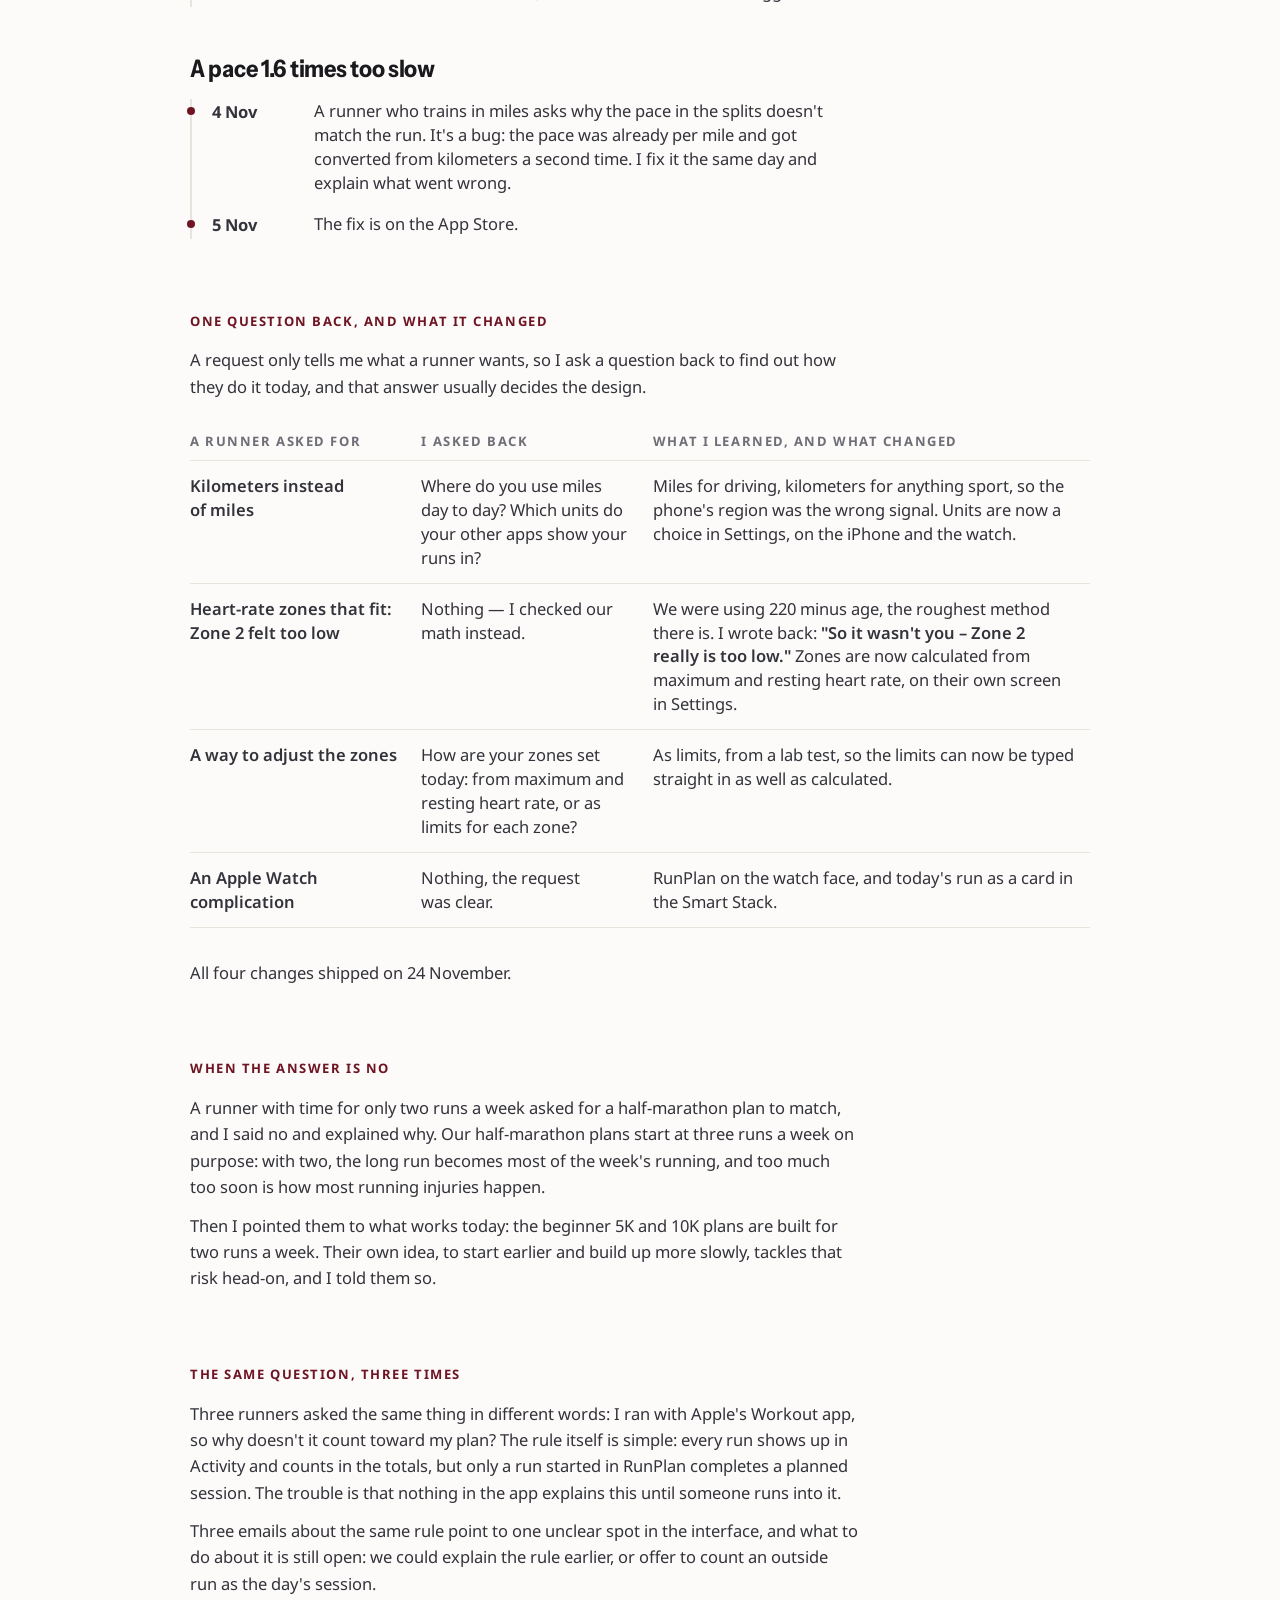
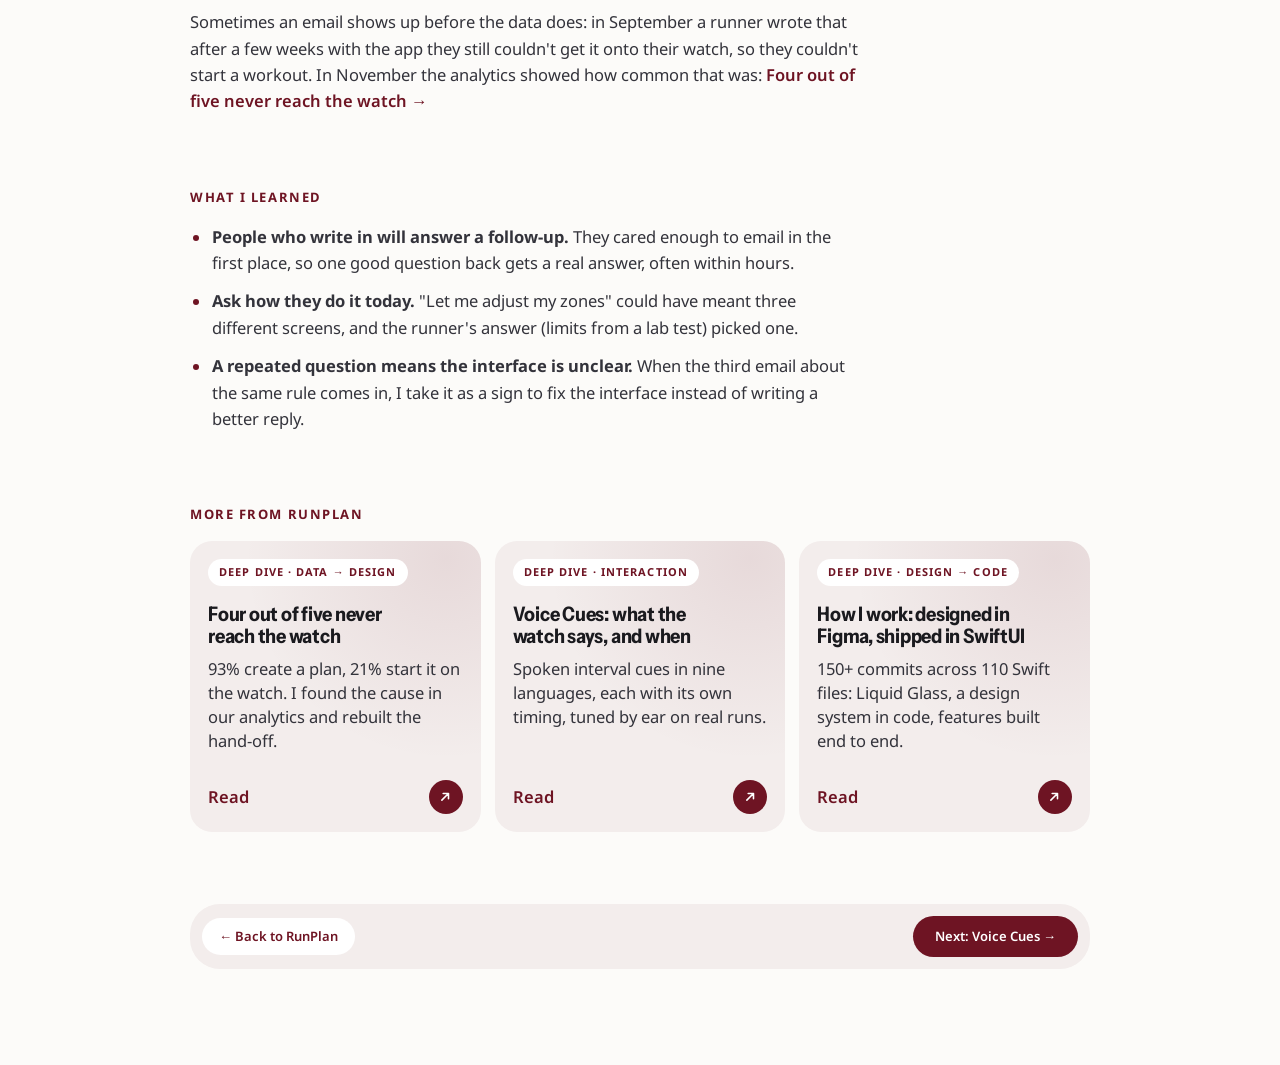
<file: runplan-feedback.html>
<!DOCTYPE html>
<html lang="en">
<head>
<meta charset="UTF-8" />
<meta name="viewport" content="width=device-width, initial-scale=1.0" />
<title>From a runner&#39;s email to a release — RunPlan · Ekaterina Roy</title>
<meta name="description" content="A RunPlan deep dive: support with no support team. How runners&#39; emails became bug fixes that were live within a week, and features built from one question back." />
<meta property="og:type" content="website">
<meta property="og:site_name" content="Ekaterina Roy — Portfolio">
<meta property="og:title" content="From a runner&#39;s email to a release — RunPlan · Ekaterina Roy">
<meta property="og:description" content="A RunPlan deep dive: support with no support team. How runners&#39; emails became bug fixes that were live within a week, and features built from one question back.">
<meta property="og:url" content="https://katyaroy.github.io/runplan-feedback.html">
<meta property="og:image" content="https://katyaroy.github.io/img/og-runplan.png">
<meta property="og:image:width" content="1200">
<meta property="og:image:height" content="630">
<meta name="twitter:card" content="summary_large_image">
<link rel="preconnect" href="https://fonts.googleapis.com">
<link rel="preconnect" href="https://fonts.gstatic.com" crossorigin>
<link href="https://fonts.googleapis.com/css2?family=Instrument+Sans:wdth,wght@75..100,400..700&family=Noto+Sans:wght@400;500;600;700;800&display=swap" rel="stylesheet">
<link rel="stylesheet" href="case.css?v=45">
<script>if(!matchMedia('(prefers-reduced-motion:reduce)').matches)document.documentElement.classList.add('anim')</script>
<script src="motion.js?v=2" defer></script>
<style>@media (max-width:600px){.tl li{grid-template-columns:1fr;row-gap:2px}}</style>
</head>
<body>
<main class="wrap">

  <div class="topbar">
    <a class="id" href="index.html">
      <div class="name">Ekaterina Roy</div>
      <div class="eyebrow">Product Designer</div>
    </a>
    <div class="status">
      <div class="loc">Amsterdam, NL <span class="sep">·</span> <span class="permit">Permanent resident, no&nbsp;visa sponsorship needed</span></div>
      <div class="avail"><span class="dot"></span><span class="txt">Open to full&#8209;time product design roles — Amsterdam (hybrid) or&nbsp;remote for EU, UK and&nbsp;US&nbsp;teams</span></div>
    </div>
  </div>

  <a class="crumb" href="runplan.html">&larr; Back to RunPlan</a>
  <span class="tag">Deep dive · Users &rarr; product</span>
  <h1>From a runner&#39;s email to a release</h1>
  <p class="sub">We have no support team, so the email address in Settings goes straight to me. This is how I answer runners, what I ask them back, and what their emails have changed in the app.</p>

  <dl class="meta">
    <div><dt>My role</dt><dd>Product Designer &amp; Co-Founder — I answer the emails, ask the follow-up questions and build the changes in SwiftUI.</dd></div>
    <div><dt>Team</dt><dd>Two people. No support team and no ticket system, just one inbox.</dd></div>
    <div><dt>Timeline</dt><dd>August &ndash; November 2026</dd></div>
    <div><dt>Context</dt><dd>A focused case within <a class="lnk" href="runplan.html" style="font-weight:inherit">RunPlan &#8599;</a></dd></div>
  </dl>

  <section>
    <h2>Overview</h2>
    <p>RunPlan has no user accounts, so the only direct line from a runner to us is the email address in Settings. Since late August, people have written in across six languages — flagging bugs, questioning a number that looked off, or asking for a feature they wish existed. I answer every email myself, and I treat each one like a short interview the runner started.</p>
    <div class="flow tight">
      <div class="node"><b>Answer first</b>The fix, or a workaround for today, in plain words</div>
      <div class="arrow">&rarr;</div>
      <div class="node"><b>Ask back</b>One or two questions about how they actually run</div>
      <div class="arrow">&rarr;</div>
      <div class="node"><b>Decide</b>Fix it, build it, or say no and explain why</div>
      <div class="arrow">&rarr;</div>
      <div class="node"><b>Close the loop</b>Write back when the fix is live</div>
    </div>
  </section>

  <section>
    <h2>Two bugs, each fixed within a week</h2>
    <p>Both started with a runner describing exactly what they saw on the screen.</p>

    <h3>Workouts that recorded nothing</h3>
    <ol class="tl">
      <li><span class="when"><b>9 Oct</b></span><span>A runner writes: the workout starts on the watch, but heart rate, distance and pace stay empty. I send the usual checks for Health permissions.</span></li>
      <li><span class="when"><b>10 Oct</b></span><span>They&#39;ve checked everything and attach screenshots, and Apple&#39;s own Workout app records fine on the same watch. That rules out permissions and sensors, so the problem is on our side: RunPlan on watchOS&nbsp;27.</span></li>
      <li><span class="when"><b>13 Oct</b></span><span>The fix is in the code.</span></li>
      <li><span class="when"><b>14 Oct</b></span><span>The fix is on the App&nbsp;Store, and I write back.</span></li>
      <li><span class="when"><b>23 Oct</b></span><span>The runner confirms it works, and sends a list of further suggestions.</span></li>
    </ol>

    <h3>A pace 1.6 times too slow</h3>
    <ol class="tl">
      <li><span class="when"><b>4 Nov</b></span><span>A runner who trains in miles asks why the pace in the splits doesn&#39;t match the run. It&#39;s a bug: the pace was already per mile and got converted from kilometers a second time. I fix it the same day and explain what went wrong.</span></li>
      <li><span class="when"><b>5 Nov</b></span><span>The fix is on the App&nbsp;Store.</span></li>
    </ol>
  </section>

  <section>
    <h2>One question back, and what it changed</h2>
    <p>A request only tells me what a runner wants, so I ask a question back to find out how they do it today, and that answer usually decides the design.</p>
    <table class="states">
      <thead><tr><th>A runner asked for</th><th>I asked back</th><th>What I learned, and what changed</th></tr></thead>
      <tbody>
        <tr><td>Kilometers instead of miles</td><td data-h="I asked back">Where do you use miles day to day? Which units do your other apps show your runs in?</td><td data-h="What I learned, and what changed">Miles for driving, kilometers for anything sport, so the phone&#39;s region was the wrong signal. Units are now a choice in Settings, on the iPhone and the watch.</td></tr>
        <tr><td>Heart-rate zones that fit: Zone&nbsp;2 felt too low</td><td data-h="I asked back">Nothing — I checked our math instead.</td><td data-h="What I learned, and what changed">We were using 220 minus age, the roughest method there is. I wrote back: <span class="ui">"So it wasn&#39;t you &ndash; Zone&nbsp;2 really is too low."</span> Zones are now calculated from maximum and resting heart rate, on their own screen in Settings.</td></tr>
        <tr><td>A way to adjust the zones</td><td data-h="I asked back">How are your zones set today: from maximum and resting heart rate, or as limits for each zone?</td><td data-h="What I learned, and what changed">As limits, from a lab test, so the limits can now be typed straight in as well as calculated.</td></tr>
        <tr><td>An Apple&nbsp;Watch complication</td><td data-h="I asked back">Nothing, the request was clear.</td><td data-h="What I learned, and what changed">RunPlan on the watch face, and today&#39;s run as a card in the Smart Stack.</td></tr>
      </tbody>
    </table>
    <p>All four changes shipped on 24&nbsp;November.</p>
  </section>

  <section>
    <h2>When the answer is no</h2>
    <p>A runner with time for only two runs a week asked for a half-marathon plan to match, and I said no and explained why. Our half-marathon plans start at three runs a week on purpose: with two, the long run becomes most of the week&#39;s running, and too much too soon is how most running injuries happen.</p>
    <p>Then I pointed them to what works today: the beginner 5K and 10K plans are built for two runs a week. Their own idea, to start earlier and build up more slowly, tackles that risk head-on, and I told them so.</p>
  </section>

  <section>
    <h2>The same question, three times</h2>
    <p>Three runners asked the same thing in different words: I ran with Apple&#39;s Workout app, so why doesn&#39;t it count toward my plan? The rule itself is simple: every run shows up in Activity and counts in the totals, but only a run started in RunPlan completes a planned session. The trouble is that nothing in the app explains this until someone runs into it.</p>
    <p>Three emails about the same rule point to one unclear spot in the interface, and what to do about it is still open: we could explain the rule earlier, or offer to count an outside run as the day&#39;s session.</p>
    <p>Sometimes an email shows up before the data does: in September a runner wrote that after a few weeks with the app they still couldn&#39;t get it onto their watch, so they couldn&#39;t start a workout. In November the analytics showed how common that was: <a class="lnk" href="runplan-watch.html">Four out of five never reach the watch &rarr;</a></p>
  </section>

  <section>
    <h2>What I learned</h2>
    <ul>
      <li><strong>People who write in will answer a follow-up.</strong> They cared enough to email in the first place, so one good question back gets a real answer, often within hours.</li>
      <li><strong>Ask how they do it today.</strong> "Let me adjust my zones" could have meant three different screens, and the runner&#39;s answer (limits from a lab test) picked one.</li>
      <li><strong>A repeated question means the interface is unclear.</strong> When the third email about the same rule comes in, I take it as a sign to fix the interface instead of writing a better reply.</li>
    </ul>
  </section>

  <section>
    <h2>More from RunPlan</h2>
    <div class="deep three">
      <a class="dcard" href="runplan-watch.html">
        <span class="k">Deep dive · Data &rarr; design</span>
        <b>Four out of five never reach the watch</b>
        <span class="d">93% create a plan, 21% start it on the watch. I found the cause in our analytics and rebuilt the hand-off.</span>
        <span class="more">Read<i aria-hidden="true"></i></span>
      </a>
      <a class="dcard" href="runplan-voice.html">
        <span class="k">Deep dive · Interaction</span>
        <b>Voice Cues: what the watch says, and when</b>
        <span class="d">Spoken interval cues in nine languages, each with its own timing, tuned by ear on real runs.</span>
        <span class="more">Read<i aria-hidden="true"></i></span>
      </a>
      <a class="dcard" href="runplan-how-i-work.html">
        <span class="k">Deep dive · Design &rarr; code</span>
        <b>How I work: designed in Figma, shipped in SwiftUI</b>
        <span class="d">150+ commits across 110 Swift files: Liquid Glass, a design system in code, features built end to end.</span>
        <span class="more">Read<i aria-hidden="true"></i></span>
      </a>
    </div>
  </section>

  <div class="cfoot">
    <a class="crumb" href="runplan.html">&larr; Back to RunPlan</a>
    <a href="runplan-voice.html">Next: Voice Cues &#8594;</a>
  </div>

</main>
</body>
</html>
</file>
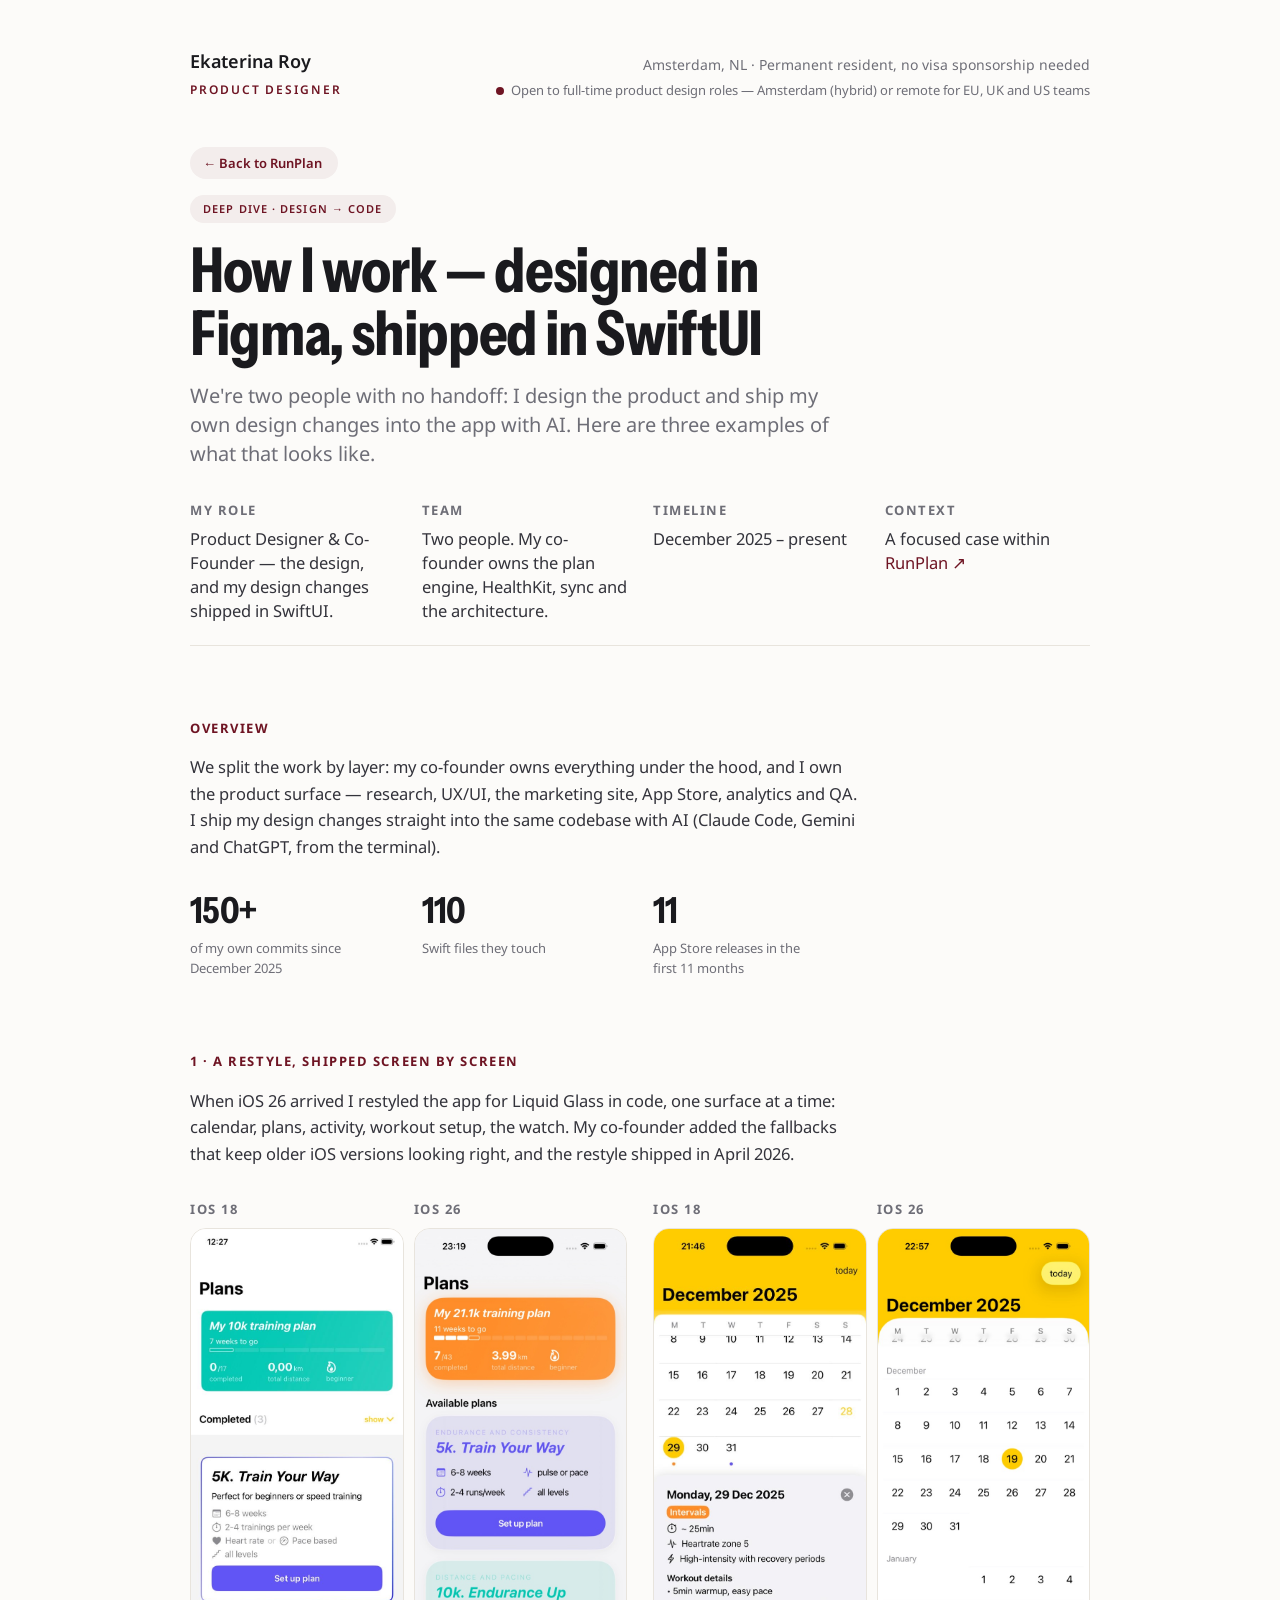
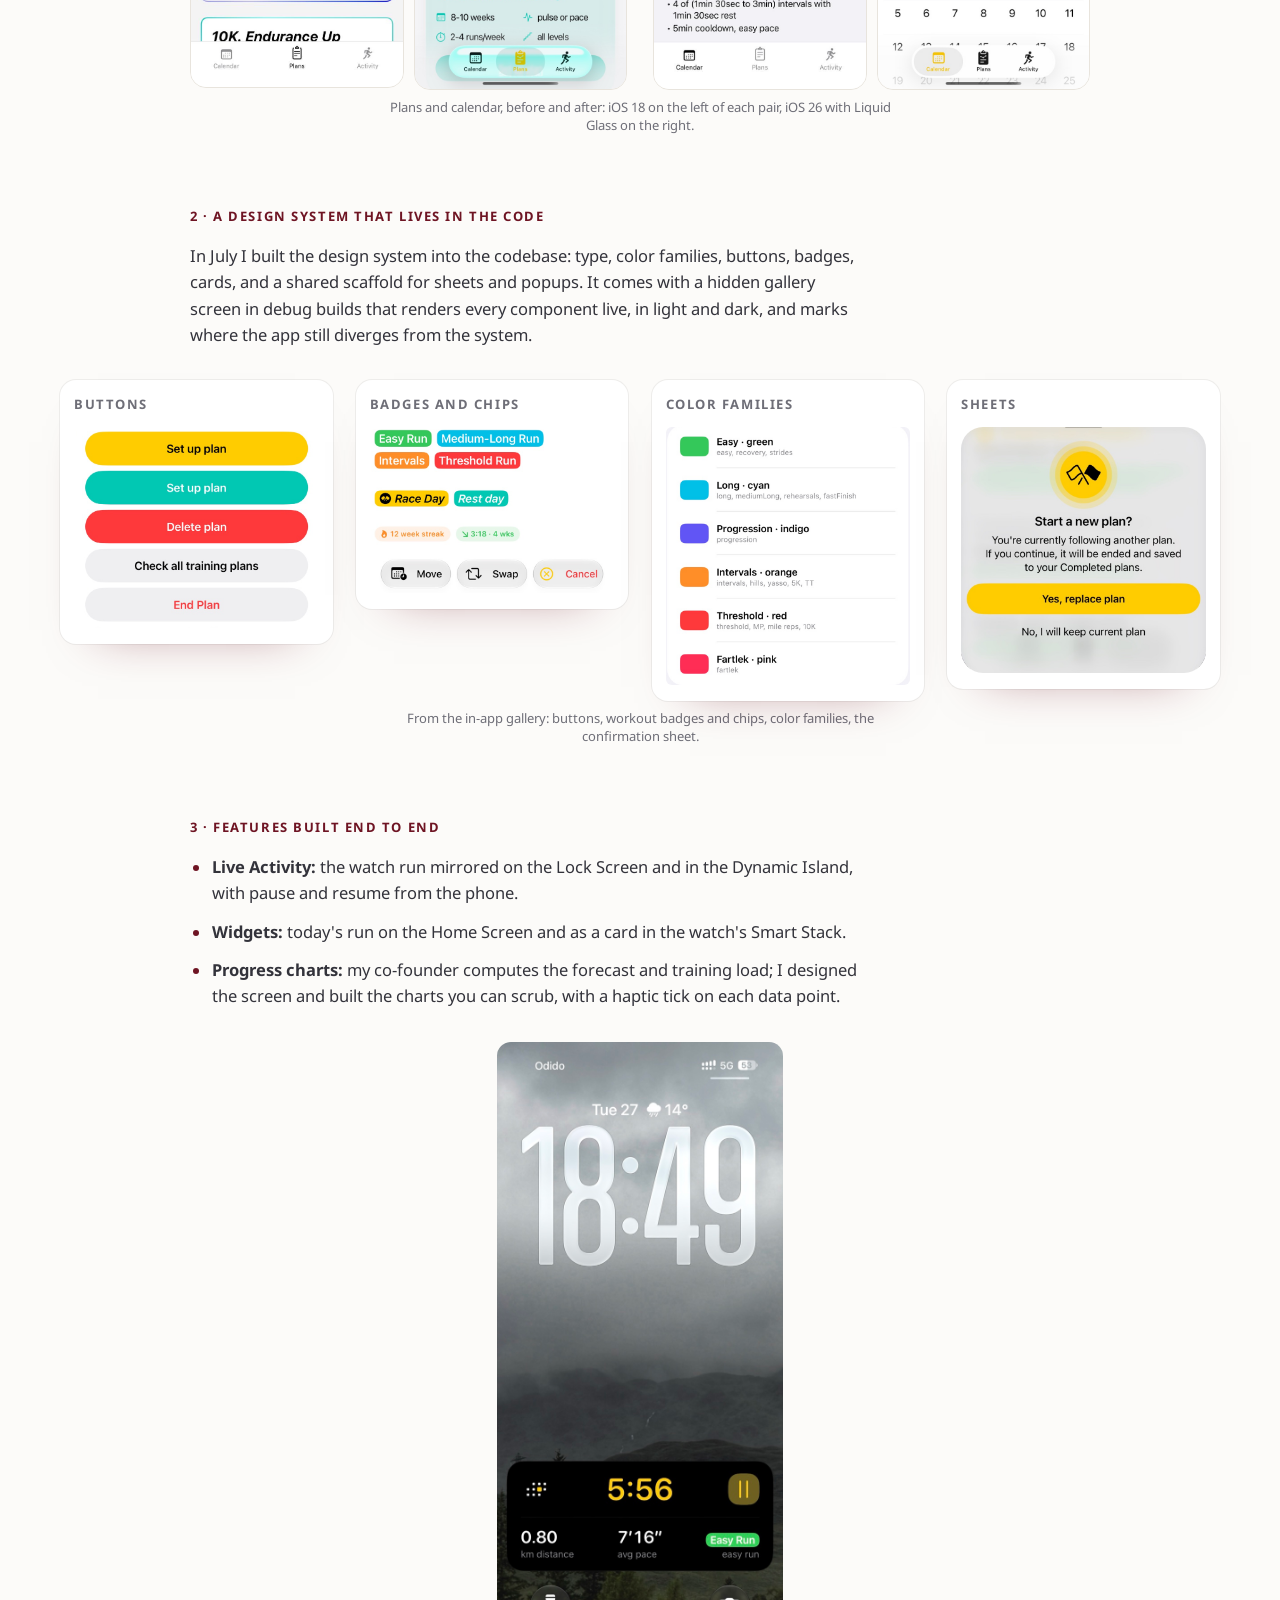
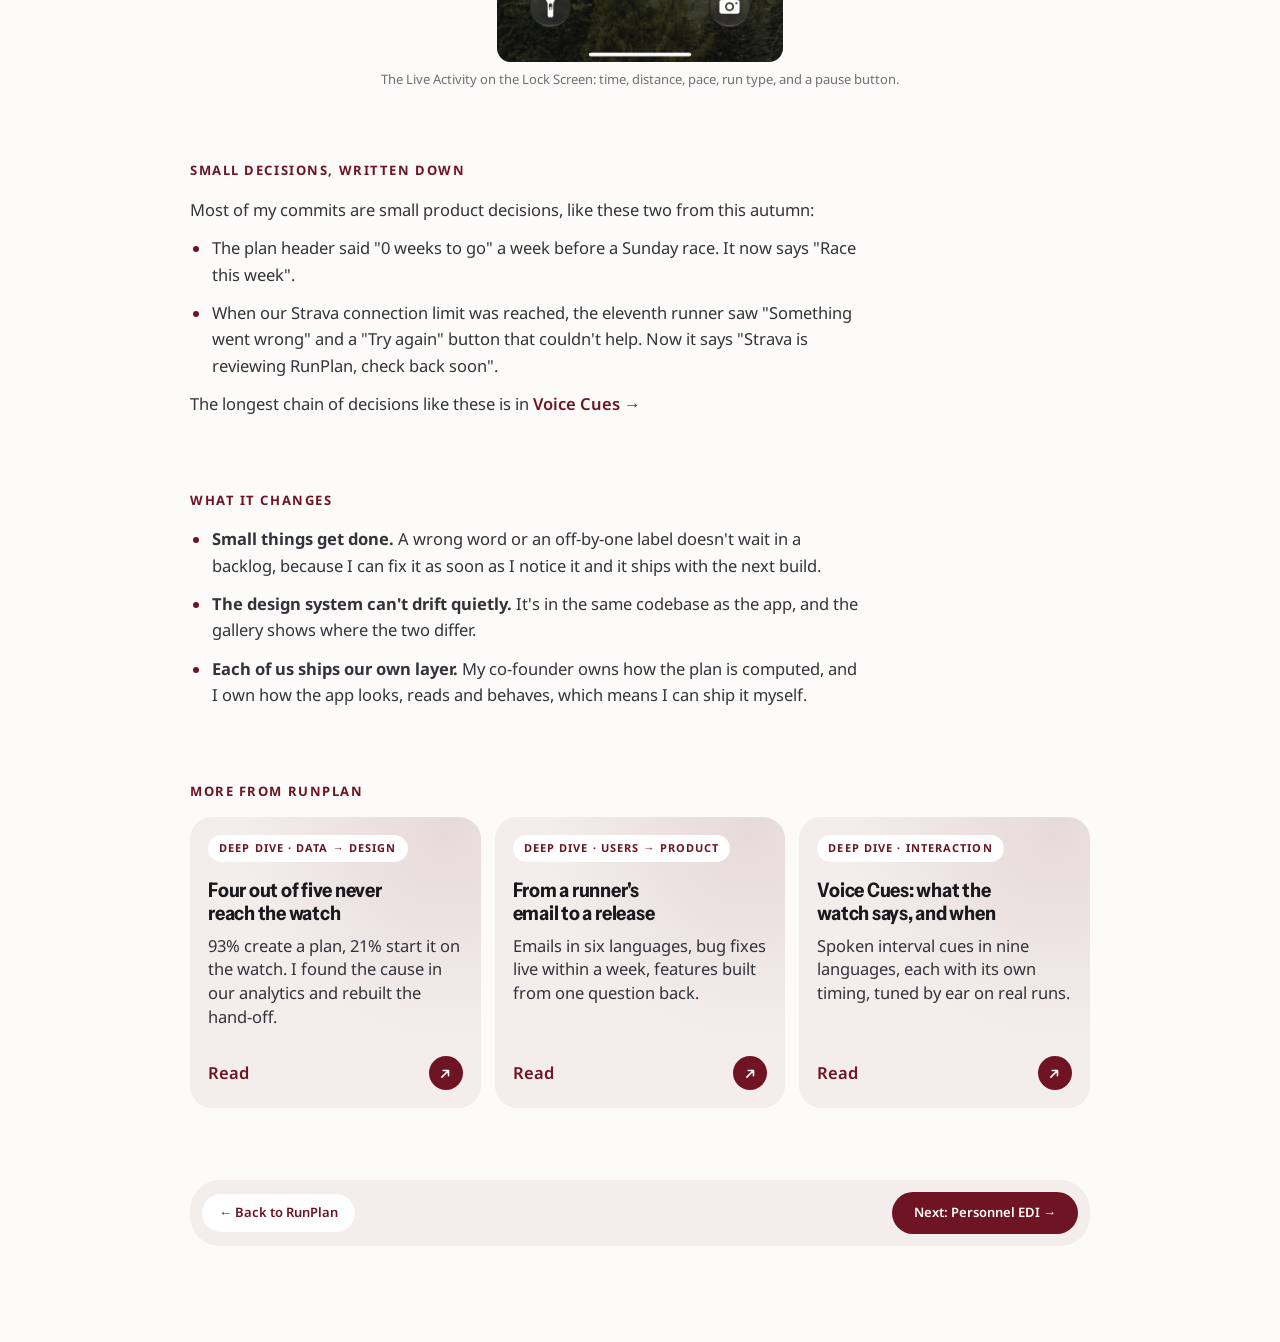
<file: runplan-how-i-work.html>
<!DOCTYPE html>
<html lang="en">
<head>
<meta charset="UTF-8" />
<meta name="viewport" content="width=device-width, initial-scale=1.0" />
<title>How I work — RunPlan · Ekaterina Roy</title>
<meta name="description" content="A RunPlan deep dive: designed in Figma, shipped in SwiftUI. How a designer ships her own design changes into an iOS and watchOS app with AI." />
<meta property="og:type" content="website">
<meta property="og:site_name" content="Ekaterina Roy — Portfolio">
<meta property="og:title" content="How I work — RunPlan · Ekaterina Roy">
<meta property="og:description" content="A RunPlan deep dive: designed in Figma, shipped in SwiftUI. How a designer ships her own design changes into an iOS and watchOS app with AI.">
<meta property="og:url" content="https://katyaroy.github.io/runplan-how-i-work.html">
<meta property="og:image" content="https://katyaroy.github.io/img/og-runplan.png">
<meta property="og:image:width" content="1200">
<meta property="og:image:height" content="630">
<meta name="twitter:card" content="summary_large_image">
<link rel="preconnect" href="https://fonts.googleapis.com">
<link rel="preconnect" href="https://fonts.gstatic.com" crossorigin>
<link href="https://fonts.googleapis.com/css2?family=Instrument+Sans:wdth,wght@75..100,400..700&family=Noto+Sans:wght@400;500;600;700;800&display=swap" rel="stylesheet">
<link rel="stylesheet" href="case.css?v=45">
<script>if(!matchMedia('(prefers-reduced-motion:reduce)').matches)document.documentElement.classList.add('anim')</script>
<script src="motion.js?v=2" defer></script>
</head>
<body>
<main class="wrap">

  <div class="topbar">
    <a class="id" href="index.html">
      <div class="name">Ekaterina Roy</div>
      <div class="eyebrow">Product Designer</div>
    </a>
    <div class="status">
      <div class="loc">Amsterdam, NL <span class="sep">·</span> <span class="permit">Permanent resident, no&nbsp;visa sponsorship needed</span></div>
      <div class="avail"><span class="dot"></span><span class="txt">Open to full&#8209;time product design roles — Amsterdam (hybrid) or&nbsp;remote for EU, UK and&nbsp;US&nbsp;teams</span></div>
    </div>
  </div>

  <a class="crumb" href="runplan.html">&larr; Back to RunPlan</a>
  <span class="tag">Deep dive · Design &rarr; code</span>
  <h1>How I work — designed in Figma, shipped in SwiftUI</h1>
  <p class="sub">We&#39;re two people with no handoff: I design the product and ship my own design changes into the app with AI. Here are three examples of what that looks like.</p>

  <dl class="meta">
    <div><dt>My role</dt><dd>Product Designer &amp; Co-Founder — the design, and my design changes shipped in SwiftUI.</dd></div>
    <div><dt>Team</dt><dd>Two people. My co-founder owns the plan engine, HealthKit, sync and the architecture.</dd></div>
    <div><dt>Timeline</dt><dd>December 2025 &ndash; present</dd></div>
    <div><dt>Context</dt><dd>A focused case within <a class="lnk" href="runplan.html" style="font-weight:inherit">RunPlan &#8599;</a></dd></div>
  </dl>

  <section>
    <h2>Overview</h2>
    <p>We split the work by layer: my co-founder owns everything under the hood, and I own the product surface — research, UX/UI, the marketing site, App&nbsp;Store, analytics and QA. I ship my design changes straight into the same codebase with AI (Claude&nbsp;Code, Gemini and ChatGPT, from the terminal).</p>
    <div class="stats">
      <div class="stat"><div class="n">150+</div><div class="l">of my own commits since December&nbsp;2025</div></div>
      <div class="stat"><div class="n">110</div><div class="l">Swift files they touch</div></div>
      <div class="stat"><div class="n">11</div><div class="l">App Store releases in the first 11 months</div></div>
    </div>
  </section>

  <section>
    <h2>1 · A restyle, shipped screen by screen</h2>
    <p>When iOS&nbsp;26 arrived I restyled the app for Liquid Glass in code, one surface at a time: calendar, plans, activity, workout setup, the watch. My co-founder added the fallbacks that keep older iOS versions looking right, and the restyle shipped in April&nbsp;2026.</p>
    <div class="ba">
      <figure>
        <div><span>iOS 18</span><img src="img/rp-glass-plans-18.jpg" width="591" height="1280" alt="Plans screen before the redesign: flat cards and a standard tab bar" loading="lazy"></div>
        <div><span>iOS 26</span><img src="img/rp-glass-plans-26.jpg" width="600" height="1304" alt="Plans screen after the redesign: tinted glass cards and a floating glass tab bar" loading="lazy"></div>
      </figure>
      <figure>
        <div><span>iOS 18</span><img src="img/rp-glass-cal-18.jpg" width="589" height="1280" alt="Calendar before the redesign: a month grid with the workout in a flat sheet" loading="lazy"></div>
        <div><span>iOS 26</span><img src="img/rp-glass-cal-26.jpg" width="600" height="1304" alt="Calendar after the redesign: a continuous calendar under a floating glass tab bar" loading="lazy"></div>
      </figure>
    </div>
    <p class="cap">Plans and calendar, before and after: iOS&nbsp;18 on the left of each pair, iOS&nbsp;26 with Liquid Glass on the right.</p>
  </section>

  <section>
    <h2>2 · A design system that lives in the code</h2>
    <p>In July I built the design system into the codebase: type, color families, buttons, badges, cards, and a shared scaffold for sheets and popups. It comes with a hidden gallery screen in debug builds that renders every component live, in light and dark, and marks where the app still diverges from the system.</p>
    <div class="strip board">
      <figure class="tile"><b>Buttons</b><img src="img/rp-ds-buttons.png" width="748" height="615" alt="Primary, plan-colored, destructive and secondary buttons" loading="lazy"></figure>
      <figure class="tile"><b>Badges and chips</b><img src="img/rp-ds-badges-1.png" width="560" height="145" style="--w:75%" alt="Workout type badges: Easy Run, Medium-Long Run, Intervals, Threshold Run" loading="lazy"><img src="img/rp-ds-badges-2.png" width="440" height="75" style="--w:59%" alt="Race Day and Rest day badges" loading="lazy"><img src="img/rp-ds-badges-3.png" width="470" height="65" style="--w:63%" alt="Streak and pace chips" loading="lazy"><img src="img/rp-ds-chips.png" width="748" height="110" alt="Glass action buttons: Move, Swap, Cancel" loading="lazy"></figure>
      <figure class="tile"><b>Color families</b><img src="img/rp-ds-colors.png" width="770" height="810" alt="Workout color families: easy green, long cyan, progression indigo, intervals orange, threshold red, fartlek pink" loading="lazy"></figure>
      <figure class="tile"><b>Sheets</b><img class="sheet" src="img/rp-ds-sheet.jpg" width="784" height="786" alt="Confirmation sheet: Start a new plan? with a primary and a secondary action" loading="lazy"></figure>
    </div>
    <p class="cap">From the in-app gallery: buttons, workout badges and chips, color families, the confirmation sheet.</p>
  </section>

  <section>
    <h2>3 · Features built end to end</h2>
    <ul>
      <li><strong>Live Activity:</strong> the watch run mirrored on the Lock Screen and in the Dynamic Island, with pause and resume from the phone.</li>
      <li><strong>Widgets:</strong> today&#39;s run on the Home Screen and as a card in the watch&#39;s Smart Stack.</li>
      <li><strong>Progress charts:</strong> my co-founder computes the forecast and training load; I designed the screen and built the charts you can scrub, with a haptic tick on each data point.</li>
    </ul>
    <figure class="fig center"><img src="img/rp-live-lock.jpg" width="640" height="1391" alt="iPhone Lock Screen with the RunPlan Live Activity: elapsed time, distance, average pace, run type and a pause button" loading="lazy"><figcaption>The Live Activity on the Lock Screen: time, distance, pace, run type, and a pause button.</figcaption></figure>
  </section>

  <section>
    <h2>Small decisions, written down</h2>
    <p>Most of my commits are small product decisions, like these two from this autumn:</p>
    <ul>
      <li>The plan header said "0 weeks to go" a week before a Sunday race. It now says "Race this week".</li>
      <li>When our Strava connection limit was reached, the eleventh runner saw "Something went wrong" and a "Try again" button that couldn&#39;t help. Now it says "Strava is reviewing RunPlan, check back soon".</li>
    </ul>
    <p>The longest chain of decisions like these is in <a class="lnk" href="runplan-voice.html">Voice Cues &rarr;</a></p>
  </section>

  <section>
    <h2>What it changes</h2>
    <ul>
      <li><strong>Small things get done.</strong> A wrong word or an off-by-one label doesn&#39;t wait in a backlog, because I can fix it as soon as I notice it and it ships with the next build.</li>
      <li><strong>The design system can&#39;t drift quietly.</strong> It&#39;s in the same codebase as the app, and the gallery shows where the two differ.</li>
      <li><strong>Each of us ships our own layer.</strong> My co-founder owns how the plan is computed, and I own how the app looks, reads and behaves, which means I can ship it myself.</li>
    </ul>
  </section>

  <section>
    <h2>More from RunPlan</h2>
    <div class="deep three">
      <a class="dcard" href="runplan-watch.html">
        <span class="k">Deep dive · Data &rarr; design</span>
        <b>Four out of five never reach the watch</b>
        <span class="d">93% create a plan, 21% start it on the watch. I found the cause in our analytics and rebuilt the hand-off.</span>
        <span class="more">Read<i aria-hidden="true"></i></span>
      </a>
      <a class="dcard" href="runplan-feedback.html">
        <span class="k">Deep dive · Users &rarr; product</span>
        <b>From a runner&#39;s email to a release</b>
        <span class="d">Emails in six languages, bug fixes live within a week, features built from one question back.</span>
        <span class="more">Read<i aria-hidden="true"></i></span>
      </a>
      <a class="dcard" href="runplan-voice.html">
        <span class="k">Deep dive · Interaction</span>
        <b>Voice Cues: what the watch says, and when</b>
        <span class="d">Spoken interval cues in nine languages, each with its own timing, tuned by ear on real runs.</span>
        <span class="more">Read<i aria-hidden="true"></i></span>
      </a>
    </div>
  </section>

  <div class="cfoot">
    <a class="crumb" href="runplan.html">&larr; Back to RunPlan</a>
    <a href="kedo.html">Next: Personnel EDI &#8594;</a>
  </div>

</main>
</body>
</html>
</file>
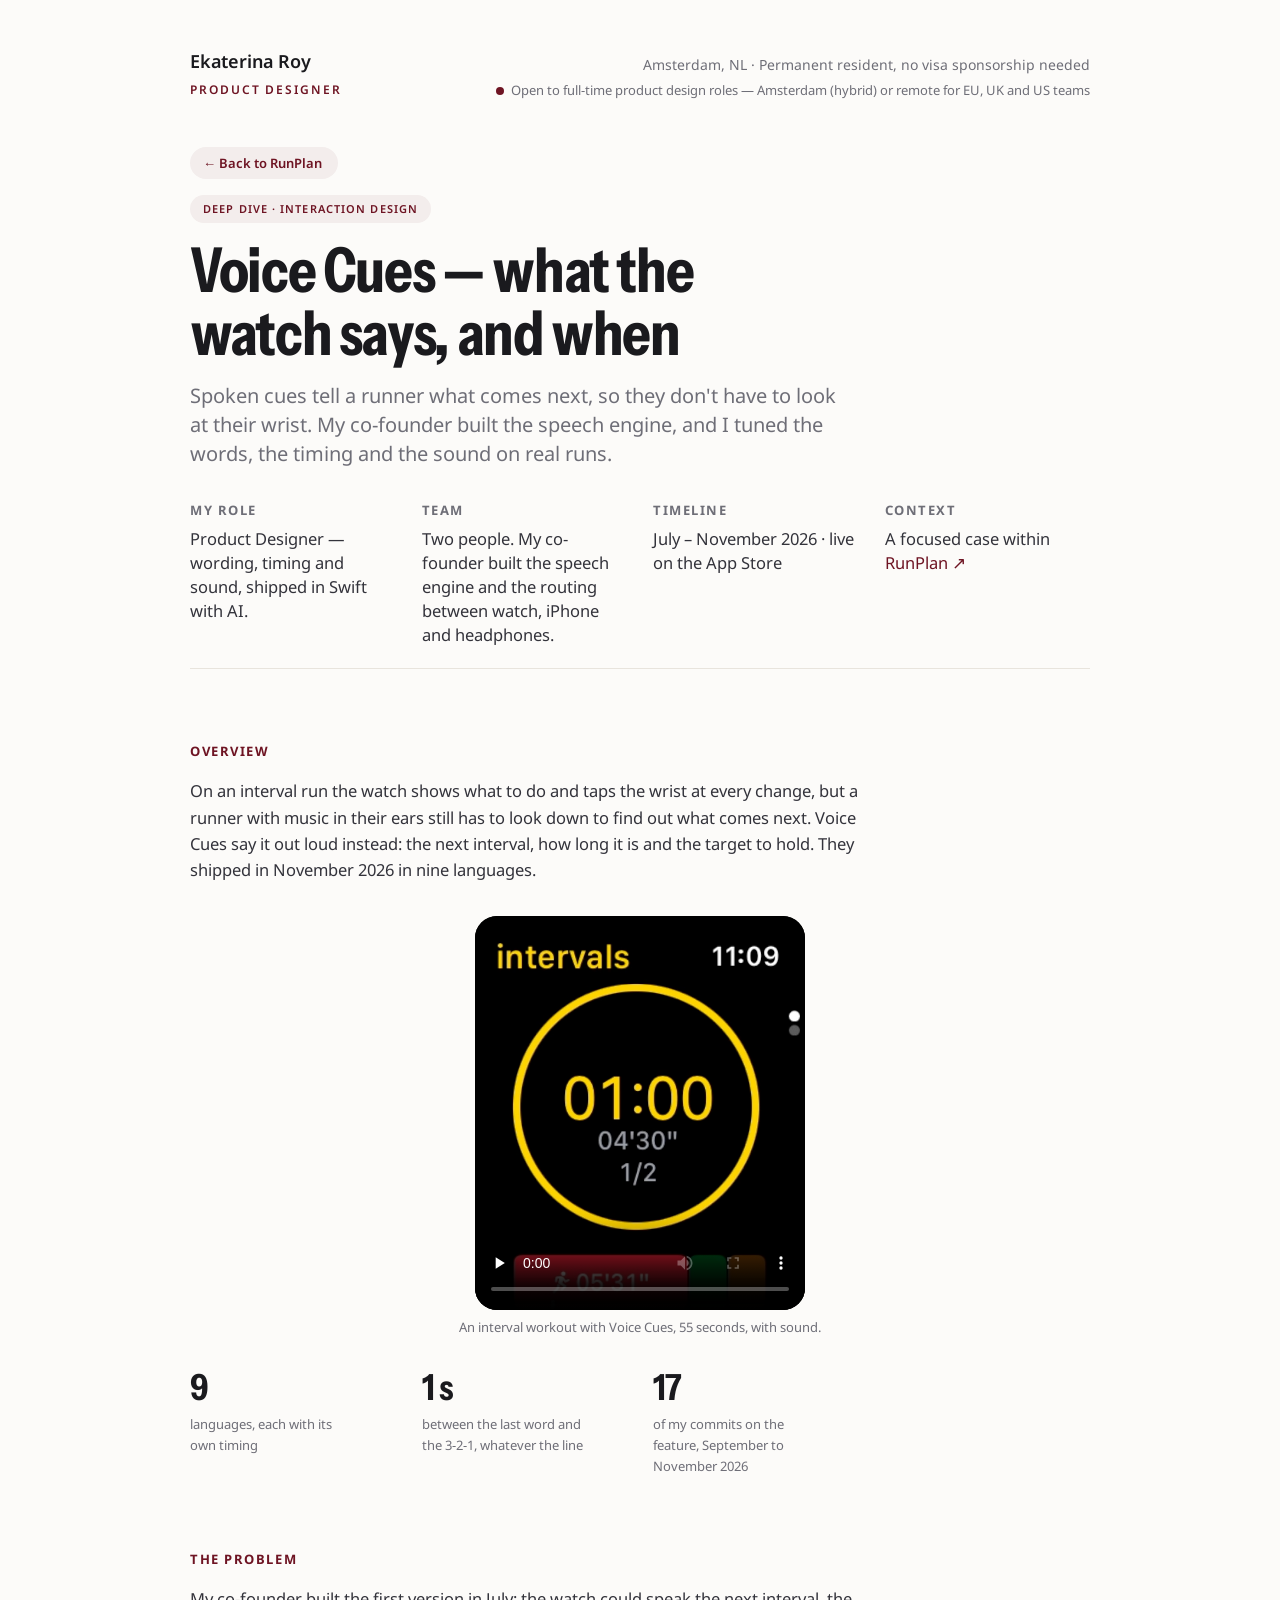
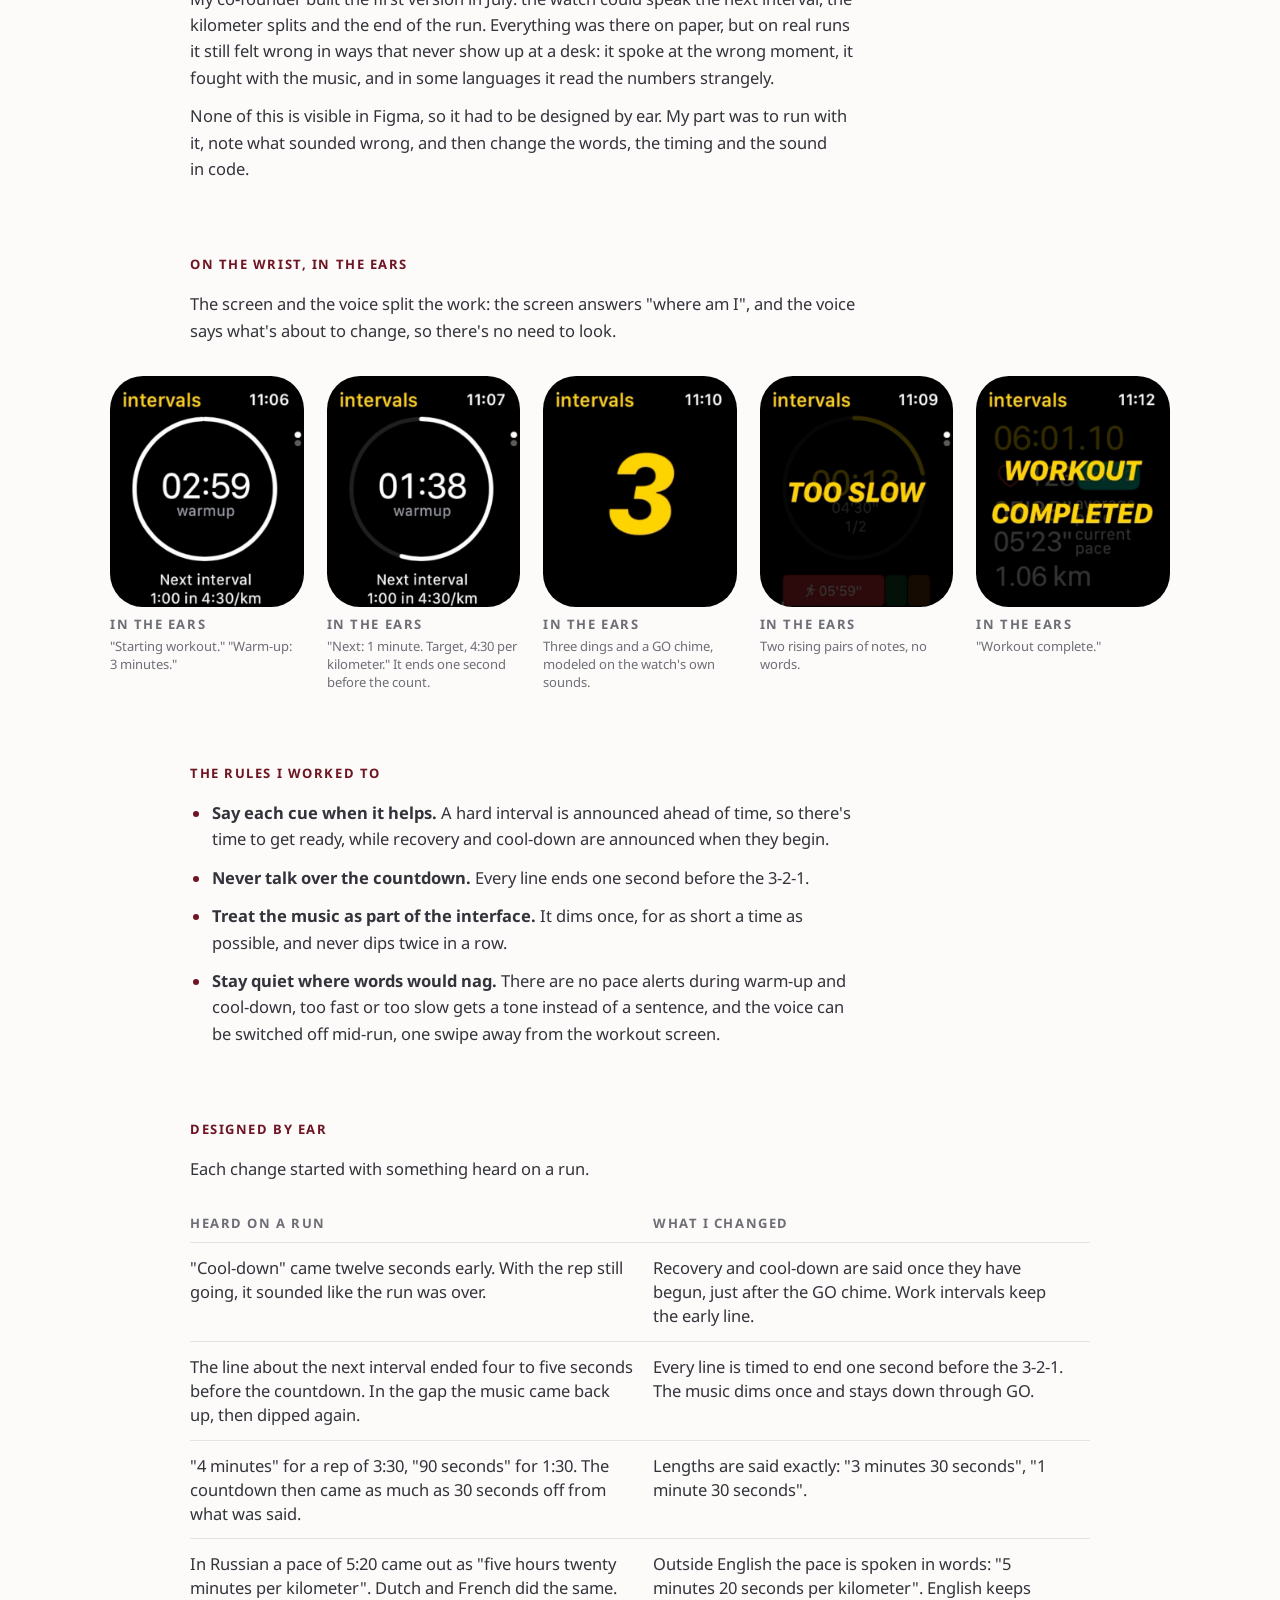
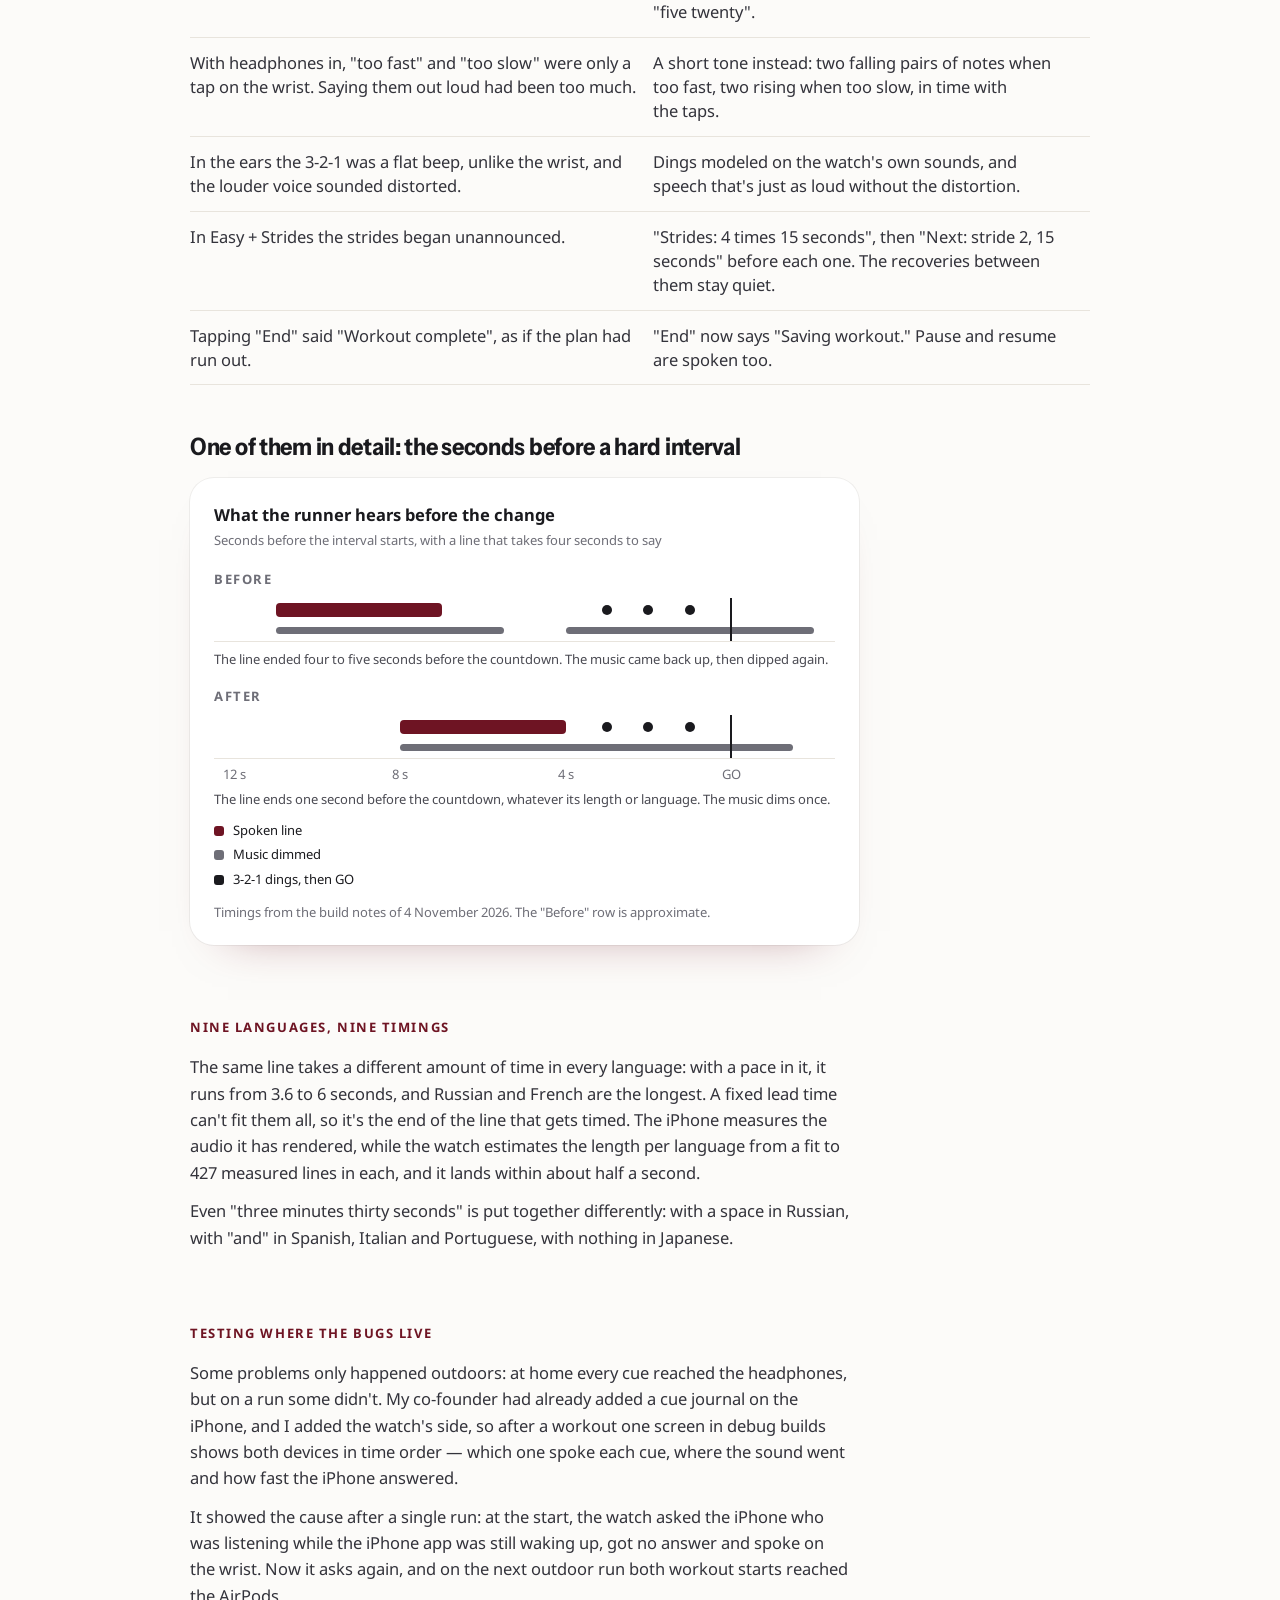
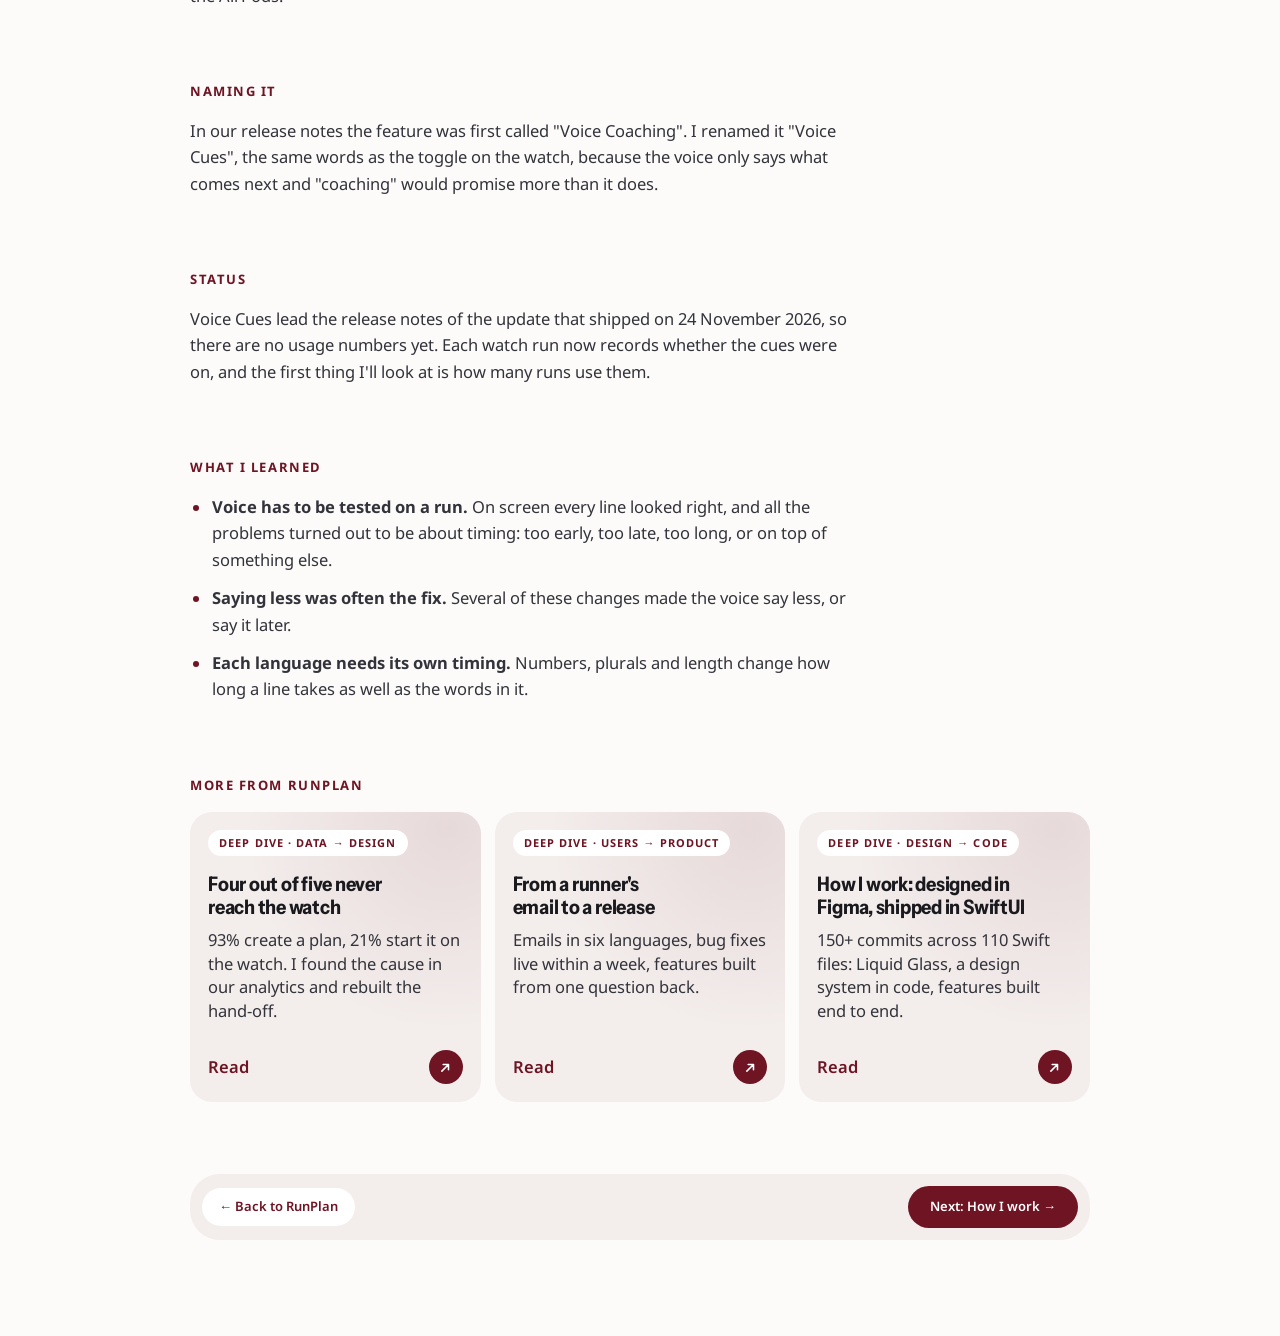
<file: runplan-voice.html>
<!DOCTYPE html>
<html lang="en">
<head>
<meta charset="UTF-8" />
<meta name="viewport" content="width=device-width, initial-scale=1.0" />
<title>Voice Cues — RunPlan · Ekaterina Roy</title>
<meta name="description" content="A RunPlan deep dive: spoken interval cues on Apple Watch in nine languages. How I tuned the words, the timing and the sound on real runs." />
<meta property="og:type" content="website">
<meta property="og:site_name" content="Ekaterina Roy — Portfolio">
<meta property="og:title" content="Voice Cues — RunPlan · Ekaterina Roy">
<meta property="og:description" content="A RunPlan deep dive: spoken interval cues on Apple Watch in nine languages. How I tuned the words, the timing and the sound on real runs.">
<meta property="og:url" content="https://katyaroy.github.io/runplan-voice.html">
<meta property="og:image" content="https://katyaroy.github.io/img/og-runplan.png">
<meta property="og:image:width" content="1200">
<meta property="og:image:height" content="630">
<meta name="twitter:card" content="summary_large_image">
<link rel="preconnect" href="https://fonts.googleapis.com">
<link rel="preconnect" href="https://fonts.gstatic.com" crossorigin>
<link href="https://fonts.googleapis.com/css2?family=Instrument+Sans:wdth,wght@75..100,400..700&family=Noto+Sans:wght@400;500;600;700;800&display=swap" rel="stylesheet">
<link rel="stylesheet" href="case.css?v=45">
<script>if(!matchMedia('(prefers-reduced-motion:reduce)').matches)document.documentElement.classList.add('anim')</script>
<script src="motion.js?v=2" defer></script>
</head>
<body>
<main class="wrap">

  <div class="topbar">
    <a class="id" href="index.html">
      <div class="name">Ekaterina Roy</div>
      <div class="eyebrow">Product Designer</div>
    </a>
    <div class="status">
      <div class="loc">Amsterdam, NL <span class="sep">·</span> <span class="permit">Permanent resident, no&nbsp;visa sponsorship needed</span></div>
      <div class="avail"><span class="dot"></span><span class="txt">Open to full&#8209;time product design roles — Amsterdam (hybrid) or&nbsp;remote for EU, UK and&nbsp;US&nbsp;teams</span></div>
    </div>
  </div>

  <a class="crumb" href="runplan.html">&larr; Back to RunPlan</a>
  <span class="tag">Deep dive · Interaction design</span>
  <h1>Voice Cues — what the watch says, and when</h1>
  <p class="sub">Spoken cues tell a runner what comes next, so they don&#39;t have to look at their wrist. My co-founder built the speech engine, and I tuned the words, the timing and the sound on real runs.</p>

  <dl class="meta">
    <div><dt>My role</dt><dd>Product Designer — wording, timing and sound, shipped in Swift with AI.</dd></div>
    <div><dt>Team</dt><dd>Two people. My co-founder built the speech engine and the routing between watch, iPhone and headphones.</dd></div>
    <div><dt>Timeline</dt><dd>July &ndash; November 2026 &middot; live on the App&nbsp;Store</dd></div>
    <div><dt>Context</dt><dd>A focused case within <a class="lnk" href="runplan.html" style="font-weight:inherit">RunPlan &#8599;</a></dd></div>
  </dl>

  <section>
    <h2>Overview</h2>
    <p>On an interval run the watch shows what to do and taps the wrist at every change, but a runner with music in their ears still has to look down to find out what comes next. Voice Cues say it out loud instead: the next interval, how long it is and the target to hold. They shipped in November&nbsp;2026 in nine languages.</p>
    <figure class="video">
      <video controls playsinline preload="none" poster="img/rp-voice-cues-poster.jpg" width="602" height="720">
        <source src="img/rp-voice-cues.mp4" type="video/mp4">
        <track kind="captions" src="img/rp-voice-cues.vtt" srclang="en" label="English" default>
      </video>
      <figcaption>An interval workout with Voice Cues, 55&nbsp;seconds, with sound.</figcaption>
    </figure>
    <div class="stats">
      <div class="stat"><div class="n">9</div><div class="l">languages, each with its own timing</div></div>
      <div class="stat"><div class="n">1&nbsp;s</div><div class="l">between the last word and the 3&#8209;2&#8209;1, whatever the line</div></div>
      <div class="stat"><div class="n">17</div><div class="l">of my commits on the feature, September to November 2026</div></div>
    </div>
  </section>

  <section>
    <h2>The problem</h2>
    <p>My co-founder built the first version in July: the watch could speak the next interval, the kilometer splits and the end of the run. Everything was there on paper, but on real runs it still felt wrong in ways that never show up at a desk: it spoke at the wrong moment, it fought with the music, and in some languages it read the numbers strangely.</p>
    <p>None of this is visible in Figma, so it had to be designed by ear. My part was to run with it, note what sounded wrong, and then change the words, the timing and the sound in code.</p>
  </section>

  <section>
    <h2>On the wrist, in the ears</h2>
    <p>The screen and the voice split the work: the screen answers "where am I", and the voice says what&#39;s about to change, so there&#39;s no need to look.</p>
    <div class="strip wrist">
      <figure><img src="img/rp-voice-s1.jpg" width="480" height="574" alt="Watch screen: warm-up ring at 02:59, next interval 1:00 at 4:30 per kilometer" loading="lazy"><figcaption><span>In the ears</span>"Starting workout." "Warm-up: 3&nbsp;minutes."</figcaption></figure>
      <figure><img src="img/rp-voice-s2.jpg" width="480" height="574" alt="Watch screen: warm-up ring at 01:38 with the next interval shown below" loading="lazy"><figcaption><span>In the ears</span>"Next: 1&nbsp;minute. Target, 4:30 per kilometer." It ends one second before the count.</figcaption></figure>
      <figure><img src="img/rp-voice-s3.jpg" width="480" height="574" alt="Watch screen: a large yellow 3, the countdown before an interval" loading="lazy"><figcaption><span>In the ears</span>Three dings and a GO chime, modeled on the watch&#39;s own sounds.</figcaption></figure>
      <figure><img src="img/rp-voice-s4.jpg" width="480" height="574" alt="Watch screen: TOO SLOW shown over the interval ring" loading="lazy"><figcaption><span>In the ears</span>Two rising pairs of notes, no words.</figcaption></figure>
      <figure><img src="img/rp-voice-s5.jpg" width="480" height="574" alt="Watch screen: WORKOUT COMPLETED over the summary" loading="lazy"><figcaption><span>In the ears</span>"Workout complete."</figcaption></figure>
    </div>
  </section>

  <section>
    <h2>The rules I worked to</h2>
    <ul>
      <li><strong>Say each cue when it helps.</strong> A hard interval is announced ahead of time, so there&#39;s time to get ready, while recovery and cool-down are announced when they begin.</li>
      <li><strong>Never talk over the countdown.</strong> Every line ends one second before the 3&#8209;2&#8209;1.</li>
      <li><strong>Treat the music as part of the interface.</strong> It dims once, for as short a time as possible, and never dips twice in a row.</li>
      <li><strong>Stay quiet where words would nag.</strong> There are no pace alerts during warm-up and cool-down, too fast or too slow gets a tone instead of a sentence, and the voice can be switched off mid-run, one swipe away from the workout screen.</li>
    </ul>
  </section>

  <section>
    <h2>Designed by ear</h2>
    <p>Each change started with something heard on a run.</p>
    <table class="states two">
      <thead><tr><th>Heard on a run</th><th>What I changed</th></tr></thead>
      <tbody>
        <tr><td data-h="Heard on a run">"Cool-down" came twelve seconds early. With the rep still going, it sounded like the run was over.</td><td data-h="What I changed">Recovery and cool-down are said once they have begun, just after the GO chime. Work intervals keep the early line.</td></tr>
        <tr><td data-h="Heard on a run">The line about the next interval ended four to five seconds before the countdown. In the gap the music came back up, then dipped again.</td><td data-h="What I changed">Every line is timed to end one second before the 3&#8209;2&#8209;1. The music dims once and stays down through GO.</td></tr>
        <tr><td data-h="Heard on a run">"4 minutes" for a rep of 3:30, "90 seconds" for 1:30. The countdown then came as much as 30 seconds off from what was said.</td><td data-h="What I changed">Lengths are said exactly: "3 minutes 30 seconds", "1 minute 30 seconds".</td></tr>
        <tr><td data-h="Heard on a run">In Russian a pace of 5:20 came out as "five hours twenty minutes per kilometer". Dutch and French did the same.</td><td data-h="What I changed">Outside English the pace is spoken in words: "5 minutes 20 seconds per kilometer". English keeps "five twenty".</td></tr>
        <tr><td data-h="Heard on a run">With headphones in, "too fast" and "too slow" were only a tap on the wrist. Saying them out loud had been too much.</td><td data-h="What I changed">A short tone instead: two falling pairs of notes when too fast, two rising when too slow, in time with the taps.</td></tr>
        <tr><td data-h="Heard on a run">In the ears the 3&#8209;2&#8209;1 was a flat beep, unlike the wrist, and the louder voice sounded distorted.</td><td data-h="What I changed">Dings modeled on the watch&#39;s own sounds, and speech that&#39;s just as loud without the distortion.</td></tr>
        <tr><td data-h="Heard on a run">In Easy + Strides the strides began unannounced.</td><td data-h="What I changed">"Strides: 4 times 15 seconds", then "Next: stride 2, 15 seconds" before each one. The recoveries between them stay quiet.</td></tr>
        <tr><td data-h="Heard on a run">Tapping "End" said "Workout complete", as if the plan had run out.</td><td data-h="What I changed">"End" now says "Saving workout." Pause and resume are spoken too.</td></tr>
      </tbody>
    </table>

    <h3>One of them in detail: the seconds before a hard interval</h3>
    <figure class="viz timing">
      <h3>What the runner hears before the change</h3>
      <p class="vsub">Seconds before the interval starts, with a line that takes four seconds to say</p>
      <div class="trow">
        <b>Before</b>
        <div class="tk" role="img" aria-label="Before: the line plays from 11 to 7 seconds before the change. The music comes back up about 5 seconds before it, then is dimmed again 4 seconds before it for the countdown at 3, 2 and 1 seconds.">
          <i class="dim" style="--a:-11;--b:-5.5"></i><i class="dim" style="--a:-4;--b:2"></i>
          <i class="say" style="--a:-11;--b:-7"></i>
          <i class="tick" style="--a:-3"></i><i class="tick" style="--a:-2"></i><i class="tick" style="--a:-1"></i><i class="go" style="--a:0"></i>
        </div>
        <p>The line ended four to five seconds before the countdown. The music came back up, then dipped again.</p>
      </div>
      <div class="trow">
        <b>After</b>
        <div class="tk" role="img" aria-label="After: the line plays from 8 to 4 seconds before the change and ends one second before the countdown at 3, 2 and 1 seconds. The music is dimmed once, from the start of the line until after GO.">
          <i class="dim" style="--a:-8;--b:1.5"></i>
          <i class="say" style="--a:-8;--b:-4"></i>
          <i class="tick" style="--a:-3"></i><i class="tick" style="--a:-2"></i><i class="tick" style="--a:-1"></i><i class="go" style="--a:0"></i>
        </div>
        <div class="axis" aria-hidden="true"><span style="--a:-12">12&nbsp;s</span><span style="--a:-8">8&nbsp;s</span><span style="--a:-4">4&nbsp;s</span><span style="--a:0">GO</span></div>
        <p>The line ends one second before the countdown, whatever its length or language. The music dims once.</p>
      </div>
      <ul class="legend">
        <li style="--c:var(--s2)">Spoken line</li>
        <li style="--c:var(--s1)">Music dimmed</li>
        <li style="--c:var(--vi)">3&#8209;2&#8209;1 dings, then GO</li>
      </ul>
      <p class="vnote">Timings from the build notes of 4 November 2026. The "Before" row is approximate.</p>
    </figure>
  </section>

  <section>
    <h2>Nine languages, nine timings</h2>
    <p>The same line takes a different amount of time in every language: with a pace in it, it runs from 3.6 to 6 seconds, and Russian and French are the longest. A fixed lead time can&#39;t fit them all, so it&#39;s the end of the line that gets timed. The iPhone measures the audio it has rendered, while the watch estimates the length per language from a fit to 427 measured lines in each, and it lands within about half a second.</p>
    <p>Even "three minutes thirty seconds" is put together differently: with a space in Russian, with "and" in Spanish, Italian and Portuguese, with nothing in Japanese.</p>
  </section>

  <section>
    <h2>Testing where the bugs live</h2>
    <p>Some problems only happened outdoors: at home every cue reached the headphones, but on a run some didn&#39;t. My co-founder had already added a cue journal on the iPhone, and I added the watch&#39;s side, so after a workout one screen in debug builds shows both devices in time order — which one spoke each cue, where the sound went and how fast the iPhone answered.</p>
    <p>It showed the cause after a single run: at the start, the watch asked the iPhone who was listening while the iPhone app was still waking up, got no answer and spoke on the wrist. Now it asks again, and on the next outdoor run both workout starts reached the AirPods.</p>
  </section>

  <section>
    <h2>Naming it</h2>
    <p>In our release notes the feature was first called "Voice Coaching". I renamed it "Voice Cues", the same words as the toggle on the watch, because the voice only says what comes next and "coaching" would promise more than it does.</p>
  </section>

  <section>
    <h2>Status</h2>
    <p>Voice Cues lead the release notes of the update that shipped on 24&nbsp;November 2026, so there are no usage numbers yet. Each watch run now records whether the cues were on, and the first thing I&#39;ll look at is how many runs use them.</p>
  </section>

  <section>
    <h2>What I learned</h2>
    <ul>
      <li><strong>Voice has to be tested on a run.</strong> On screen every line looked right, and all the problems turned out to be about timing: too early, too late, too long, or on top of something else.</li>
      <li><strong>Saying less was often the fix.</strong> Several of these changes made the voice say less, or say it later.</li>
      <li><strong>Each language needs its own timing.</strong> Numbers, plurals and length change how long a line takes as well as the words in it.</li>
    </ul>
  </section>

  <section>
    <h2>More from RunPlan</h2>
    <div class="deep three">
      <a class="dcard" href="runplan-watch.html">
        <span class="k">Deep dive · Data &rarr; design</span>
        <b>Four out of five never reach the watch</b>
        <span class="d">93% create a plan, 21% start it on the watch. I found the cause in our analytics and rebuilt the hand-off.</span>
        <span class="more">Read<i aria-hidden="true"></i></span>
      </a>
      <a class="dcard" href="runplan-feedback.html">
        <span class="k">Deep dive · Users &rarr; product</span>
        <b>From a runner&#39;s email to a release</b>
        <span class="d">Emails in six languages, bug fixes live within a week, features built from one question back.</span>
        <span class="more">Read<i aria-hidden="true"></i></span>
      </a>
      <a class="dcard" href="runplan-how-i-work.html">
        <span class="k">Deep dive · Design &rarr; code</span>
        <b>How I work: designed in Figma, shipped in SwiftUI</b>
        <span class="d">150+ commits across 110 Swift files: Liquid Glass, a design system in code, features built end to end.</span>
        <span class="more">Read<i aria-hidden="true"></i></span>
      </a>
    </div>
  </section>

  <div class="cfoot">
    <a class="crumb" href="runplan.html">&larr; Back to RunPlan</a>
    <a href="runplan-how-i-work.html">Next: How I work &#8594;</a>
  </div>

</main>
</body>
</html>
</file>
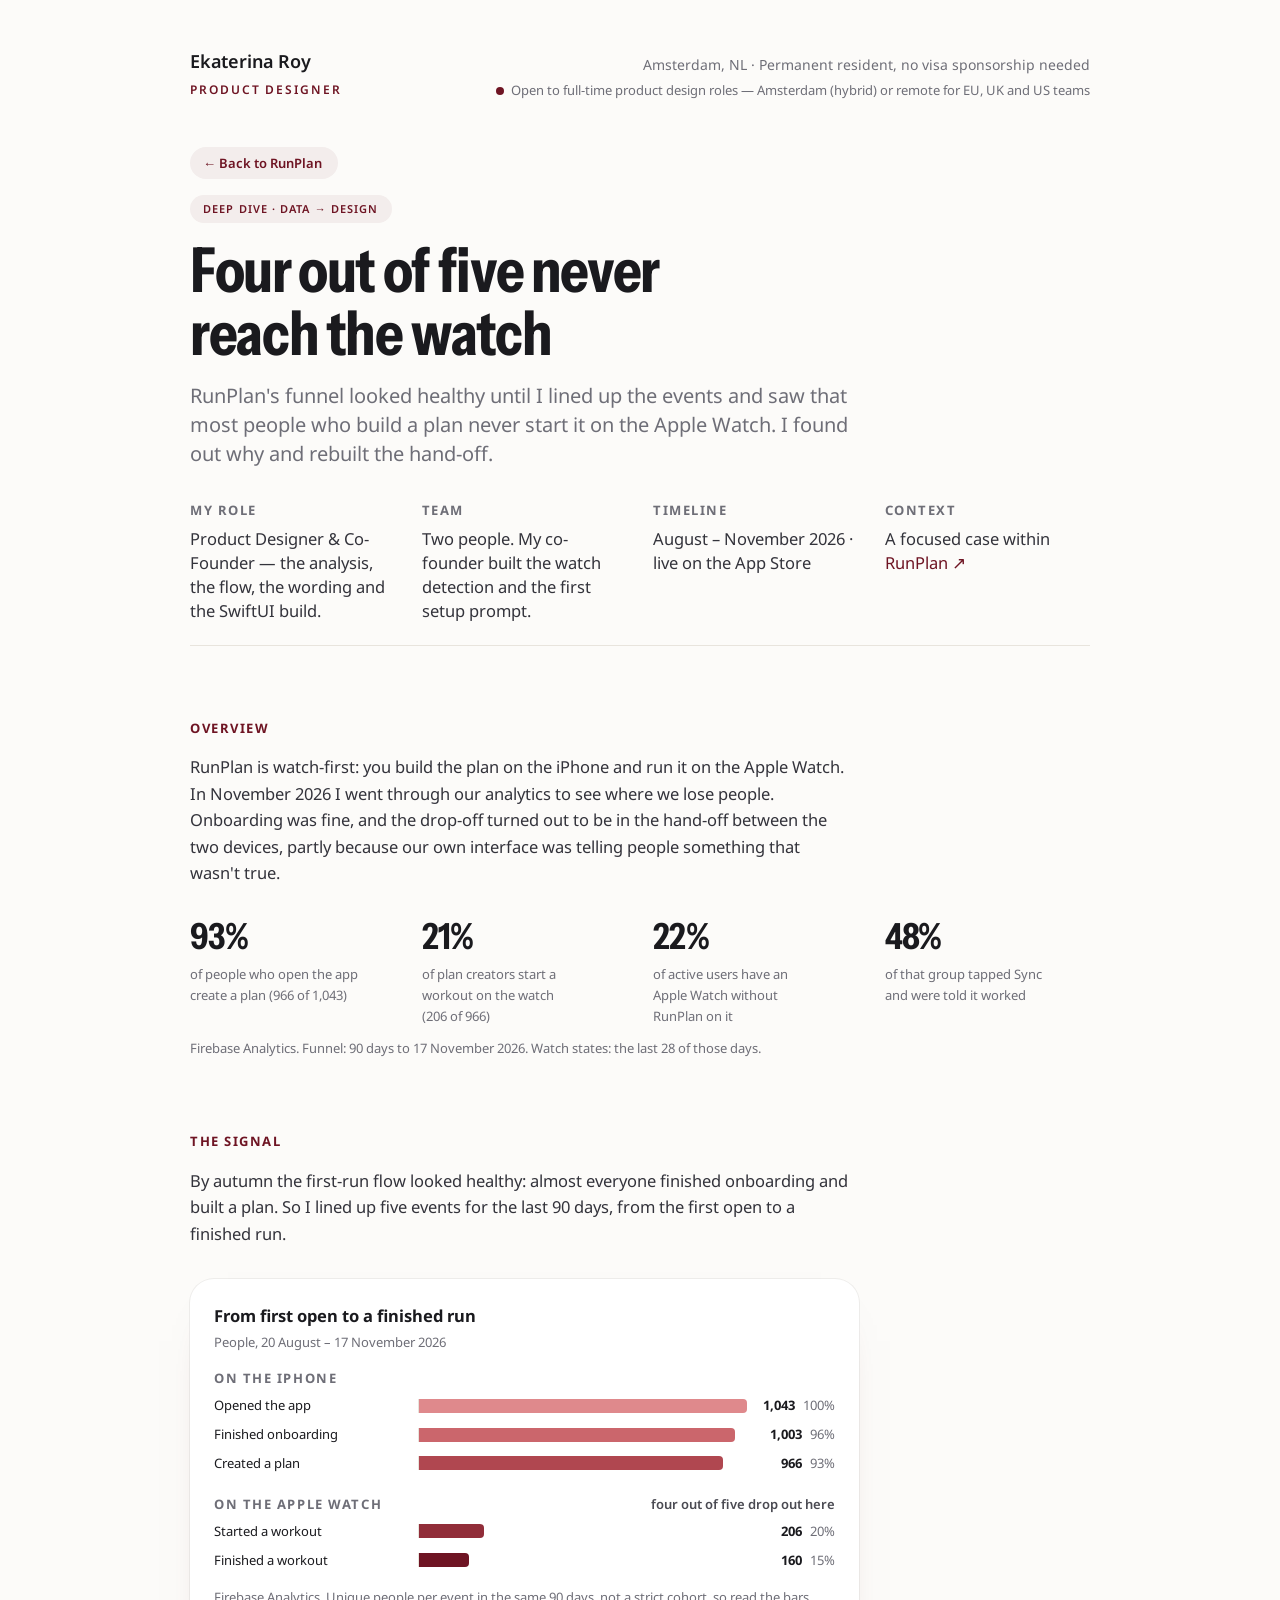
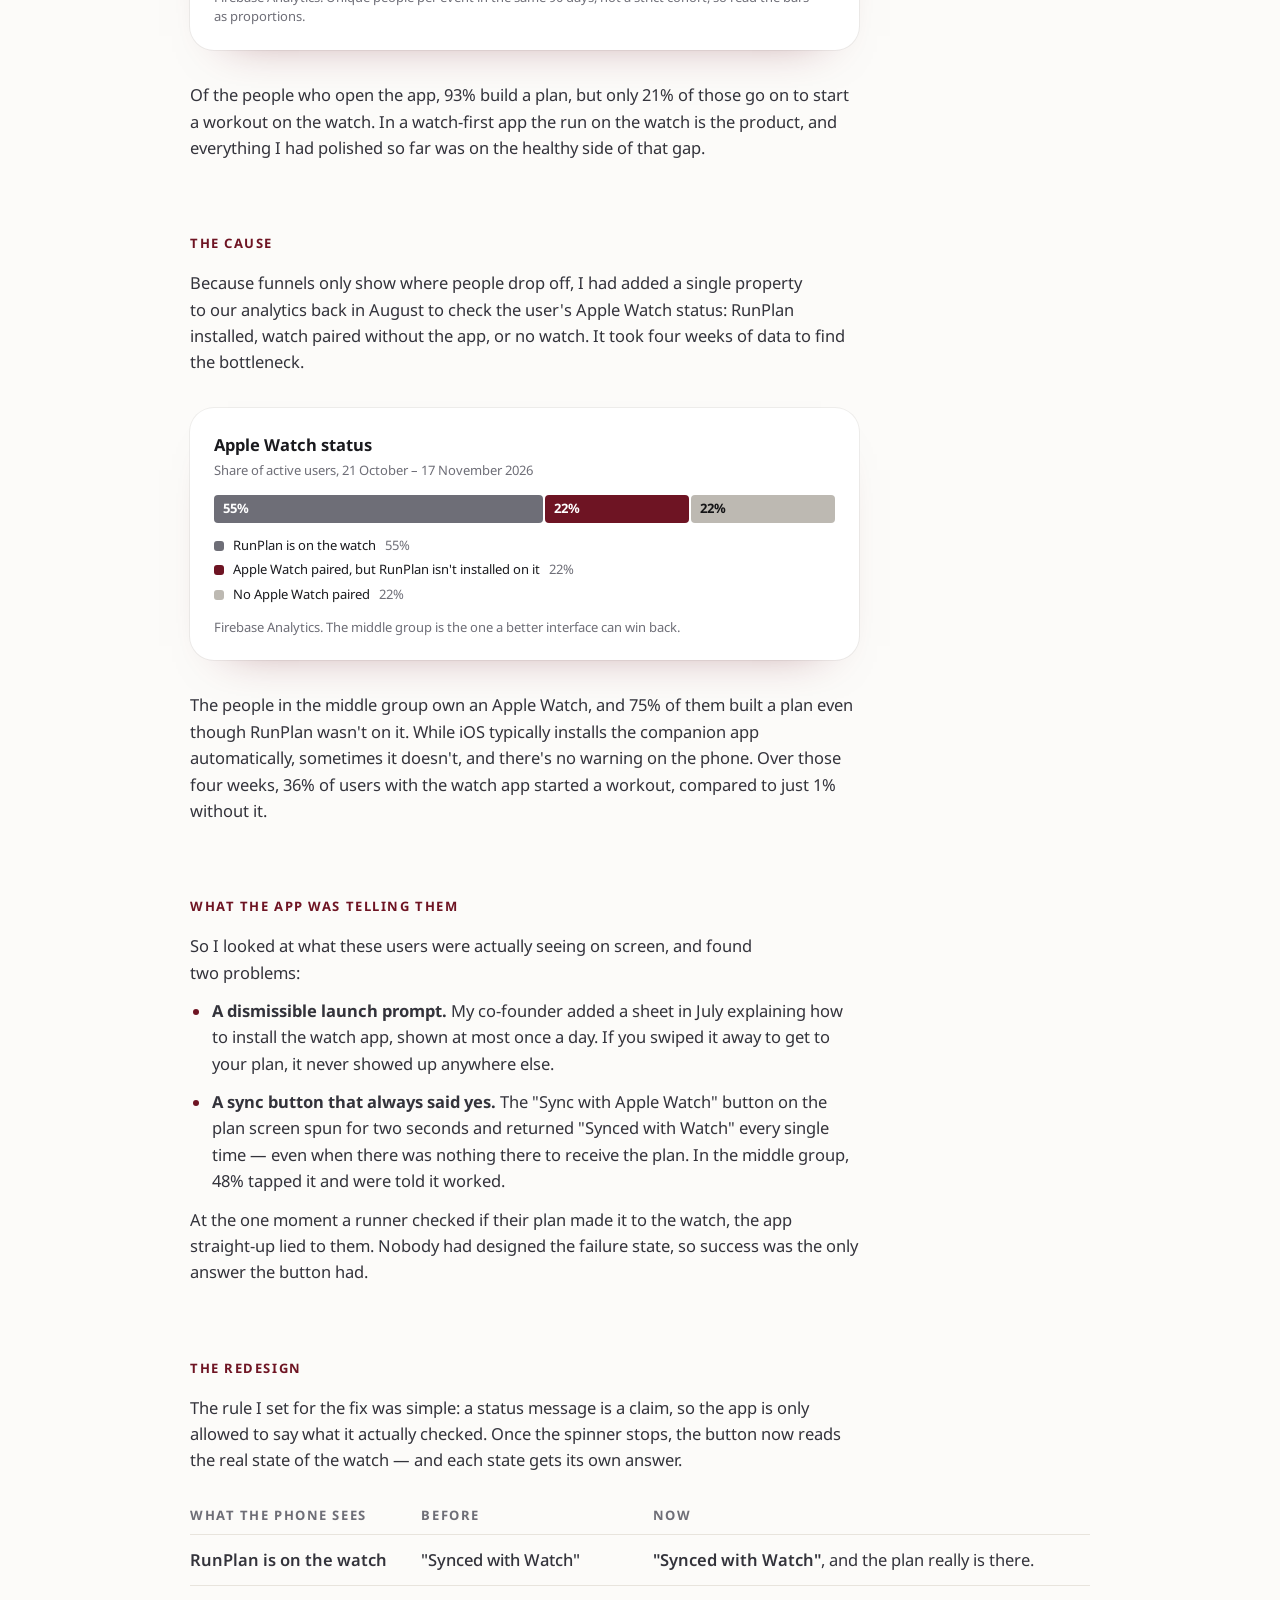
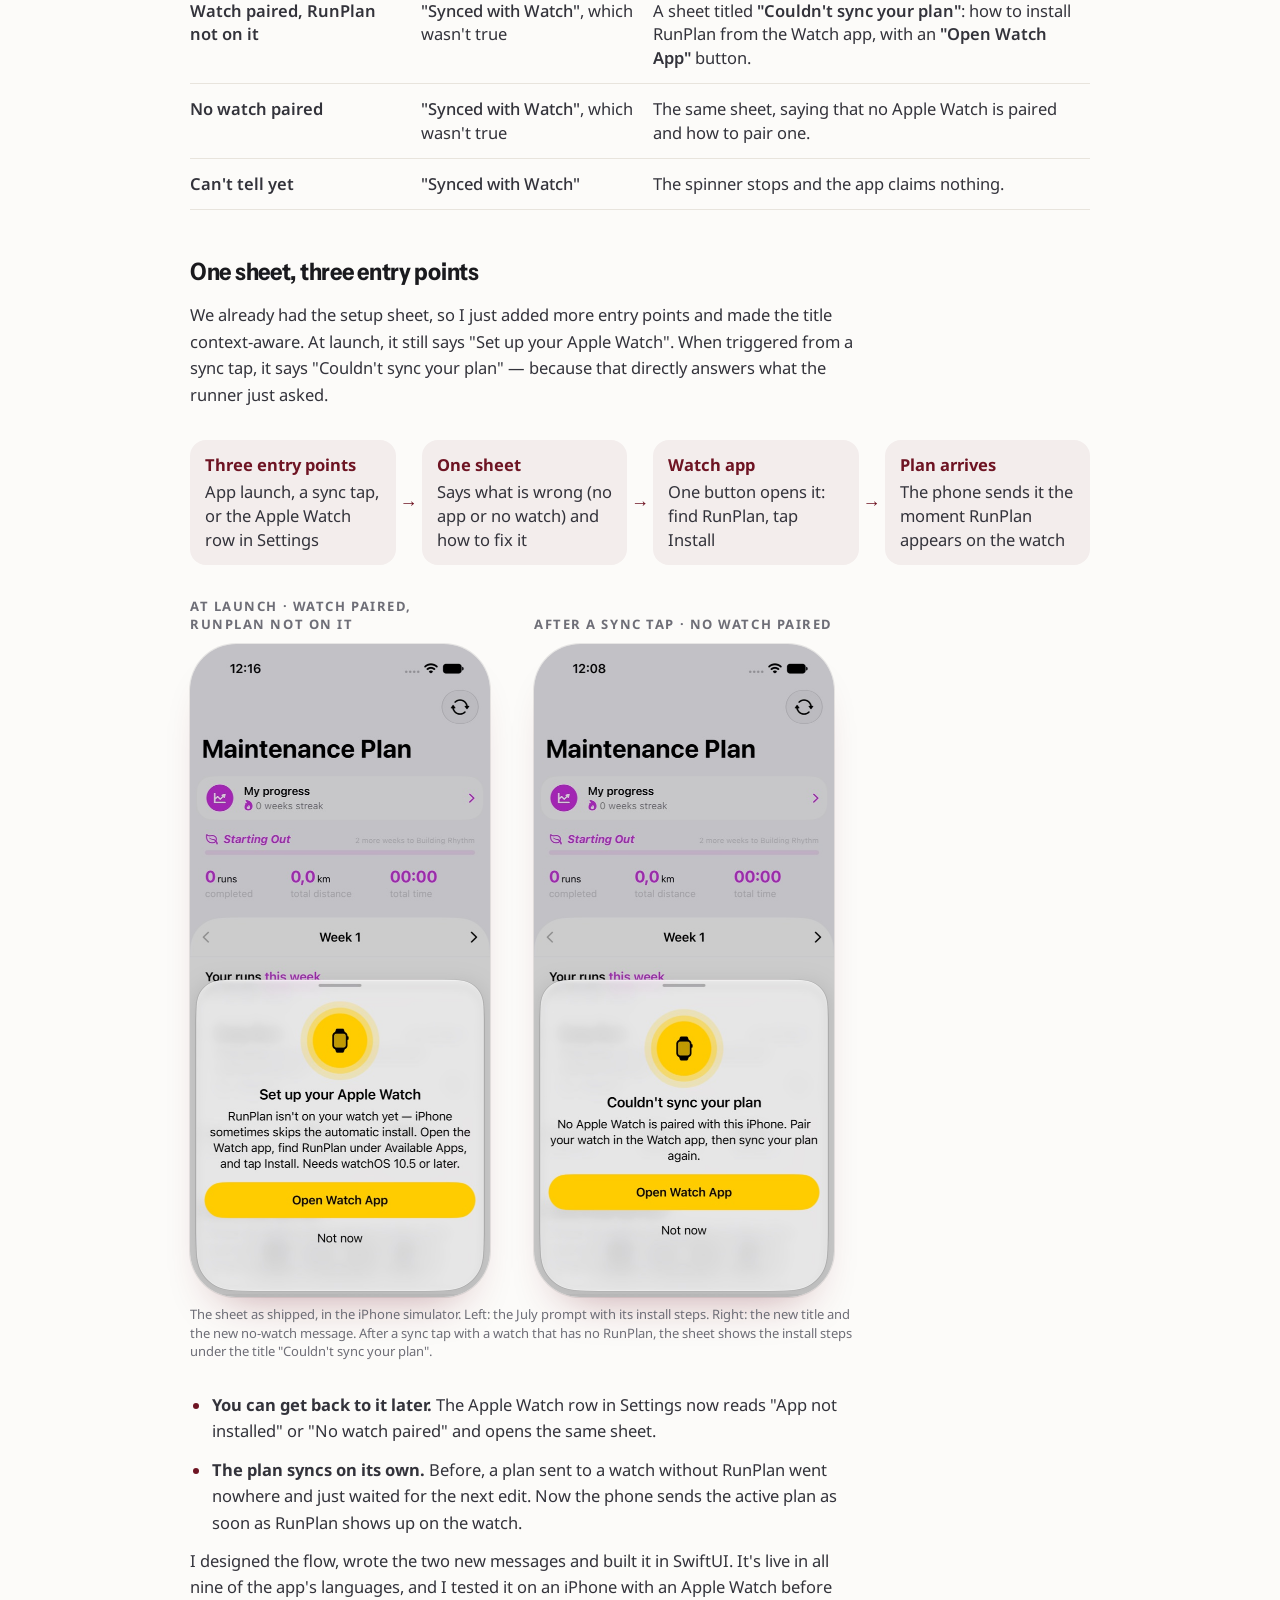
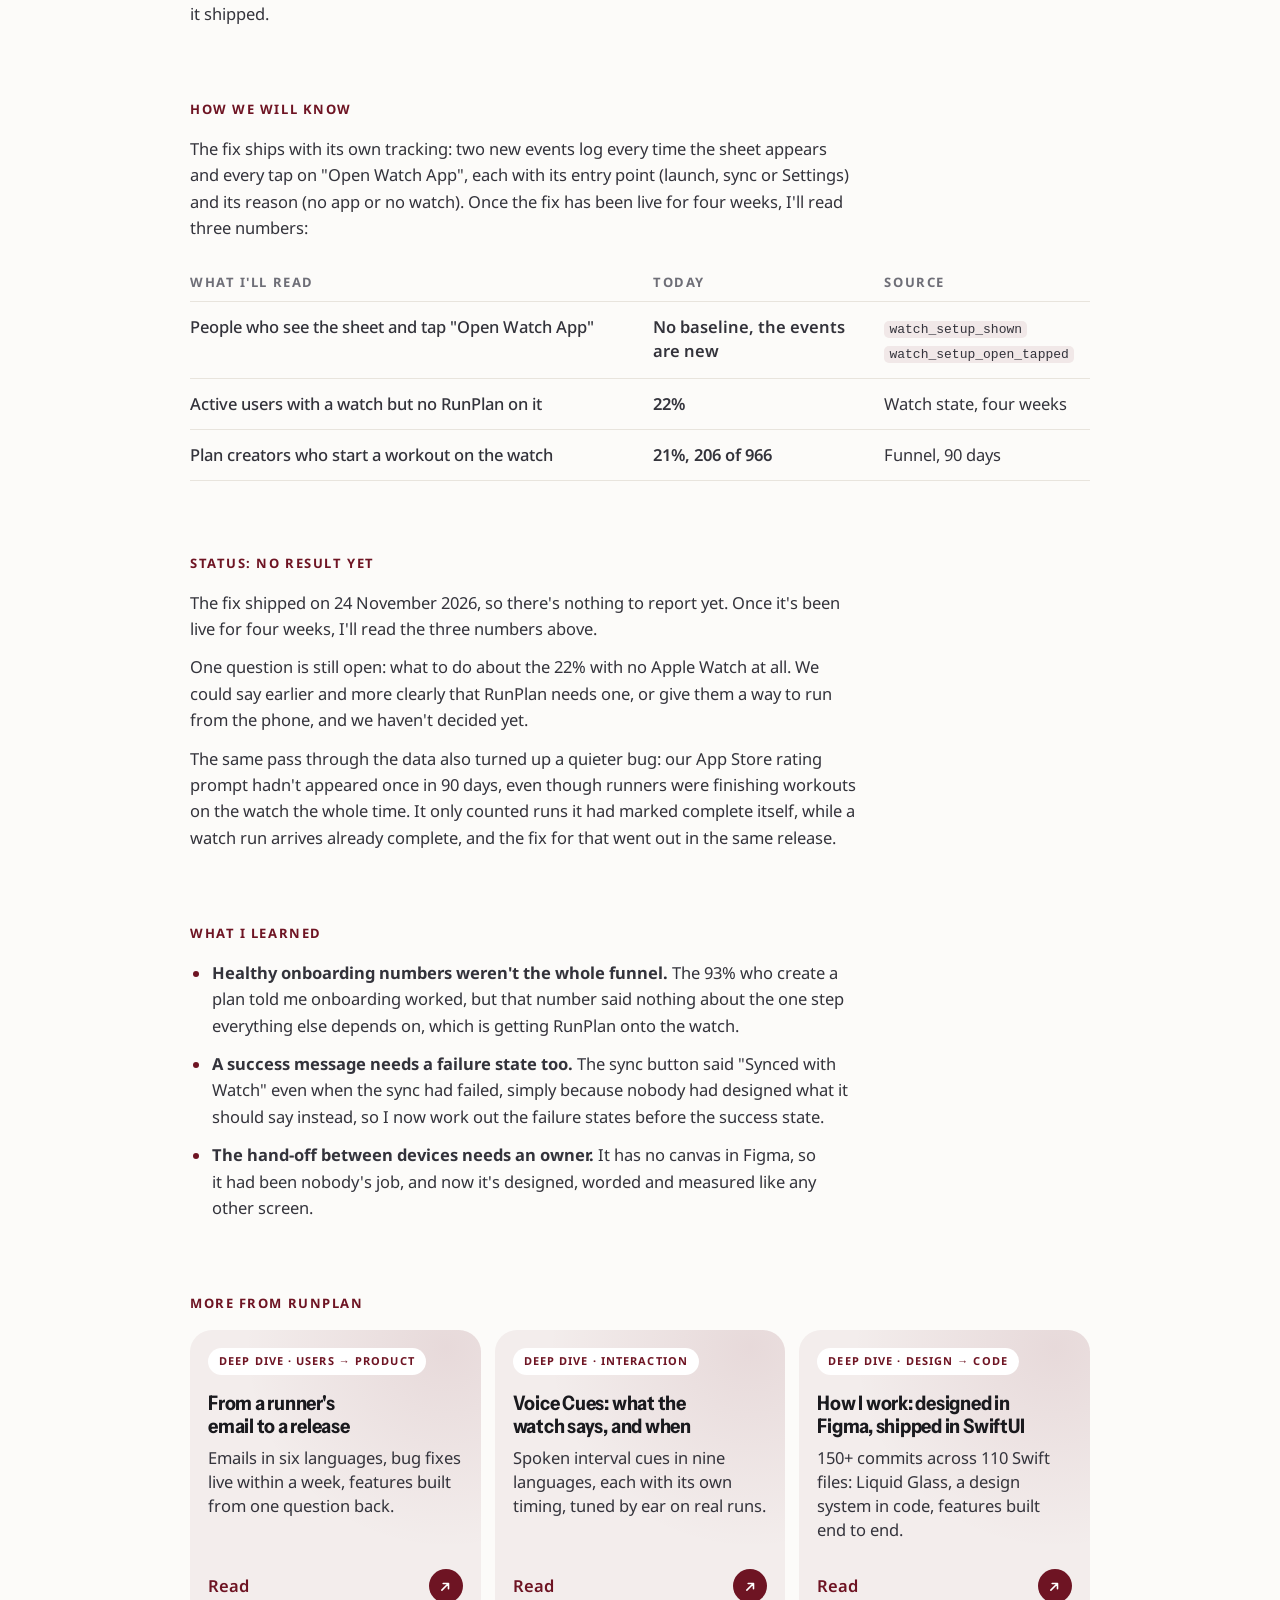
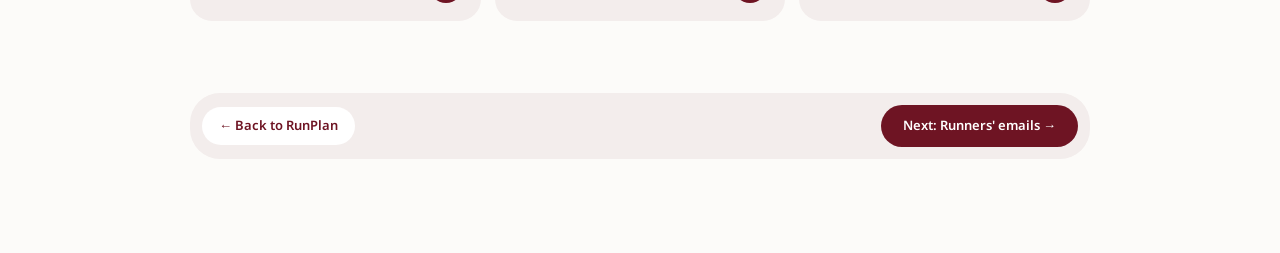
<file: runplan-watch.html>
<!DOCTYPE html>
<html lang="en">
<head>
<meta charset="UTF-8" />
<meta name="viewport" content="width=device-width, initial-scale=1.0" />
<title>Four out of five never reach the watch — RunPlan · Ekaterina Roy</title>
<meta name="description" content="A RunPlan deep dive: 93% of people create a training plan, one in five starts it on the Apple Watch. How I found the cause in our analytics and rebuilt the hand-off." />
<meta property="og:type" content="website">
<meta property="og:site_name" content="Ekaterina Roy — Portfolio">
<meta property="og:title" content="Four out of five never reach the watch — RunPlan · Ekaterina Roy">
<meta property="og:description" content="A RunPlan deep dive: 93% of people create a training plan, one in five starts it on the Apple Watch. How I found the cause in our analytics and rebuilt the hand-off.">
<meta property="og:url" content="https://katyaroy.github.io/runplan-watch.html">
<meta property="og:image" content="https://katyaroy.github.io/img/og-runplan.png">
<meta property="og:image:width" content="1200">
<meta property="og:image:height" content="630">
<meta name="twitter:card" content="summary_large_image">
<link rel="preconnect" href="https://fonts.googleapis.com">
<link rel="preconnect" href="https://fonts.gstatic.com" crossorigin>
<link href="https://fonts.googleapis.com/css2?family=Instrument+Sans:wdth,wght@75..100,400..700&family=Noto+Sans:wght@400;500;600;700;800&display=swap" rel="stylesheet">
<link rel="stylesheet" href="case.css?v=45">
<script>if(!matchMedia('(prefers-reduced-motion:reduce)').matches)document.documentElement.classList.add('anim')</script>
<script src="motion.js?v=2" defer></script>
</head>
<body>
<main class="wrap">

  <div class="topbar">
    <a class="id" href="index.html">
      <div class="name">Ekaterina Roy</div>
      <div class="eyebrow">Product Designer</div>
    </a>
    <div class="status">
      <div class="loc">Amsterdam, NL <span class="sep">·</span> <span class="permit">Permanent resident, no&nbsp;visa sponsorship needed</span></div>
      <div class="avail"><span class="dot"></span><span class="txt">Open to full&#8209;time product design roles — Amsterdam (hybrid) or&nbsp;remote for EU, UK and&nbsp;US&nbsp;teams</span></div>
    </div>
  </div>

  <a class="crumb" href="runplan.html">&larr; Back to RunPlan</a>
  <span class="tag">Deep dive · Data &rarr; design</span>
  <h1>Four out of five never reach the watch</h1>
  <p class="sub">RunPlan&#39;s funnel looked healthy until I lined up the events and saw that most people who build a plan never start it on the Apple&nbsp;Watch. I found out why and rebuilt the hand-off.</p>

  <dl class="meta">
    <div><dt>My role</dt><dd>Product Designer &amp; Co-Founder — the analysis, the flow, the wording and the SwiftUI build.</dd></div>
    <div><dt>Team</dt><dd>Two people. My co-founder built the watch detection and the first setup prompt.</dd></div>
    <div><dt>Timeline</dt><dd>August &ndash; November 2026 &middot; live on the App&nbsp;Store</dd></div>
    <div><dt>Context</dt><dd>A focused case within <a class="lnk" href="runplan.html" style="font-weight:inherit">RunPlan &#8599;</a></dd></div>
  </dl>

  <section>
    <h2>Overview</h2>
    <p>RunPlan is watch-first: you build the plan on the iPhone and run it on the Apple&nbsp;Watch. In November 2026 I went through our analytics to see where we lose people. Onboarding was fine, and the drop-off turned out to be in the hand-off between the two devices, partly because our own interface was telling people something that wasn&#39;t true.</p>
    <div class="stats four">
      <div class="stat"><div class="n">93%</div><div class="l">of people who open the app create a plan (966&nbsp;of&nbsp;1,043)</div></div>
      <div class="stat"><div class="n">21%</div><div class="l">of plan creators start a workout on the watch (206&nbsp;of&nbsp;966)</div></div>
      <div class="stat"><div class="n">22%</div><div class="l">of active users have an Apple&nbsp;Watch without RunPlan on it</div></div>
      <div class="stat"><div class="n">48%</div><div class="l">of that group tapped Sync and were told it worked</div></div>
    </div>
    <p class="statnote">Firebase Analytics. Funnel: 90 days to 17 November 2026. Watch states: the last 28 of those days.</p>
  </section>

  <section>
    <h2>The signal</h2>
    <p>By autumn the first-run flow looked healthy: almost everyone finished onboarding and built a plan. So I lined up five events for the last 90&nbsp;days, from the first open to a finished run.</p>

    <figure class="viz">
      <h3>From first open to a finished run</h3>
      <p class="vsub">People, 20 August – 17 November 2026</p>
      <p class="grp">On the iPhone</p>
      <ol class="funnel">
        <li tabindex="0" data-tip="Everyone who opened the app in these 90 days"><span>Opened the app</span><span class="track"><span class="bar" style="--v:100;--c:var(--f1)"></span></span><span class="val"><b>1,043</b>100%</span></li>
        <li tabindex="0" data-tip="96% of the 1,043 who opened the app"><span>Finished onboarding</span><span class="track"><span class="bar" style="--v:96.2;--c:var(--f2)"></span></span><span class="val"><b>1,003</b>96%</span></li>
        <li tabindex="0" data-tip="96% of the 1,003 who finished onboarding"><span>Created a plan</span><span class="track"><span class="bar" style="--v:92.6;--c:var(--f3)"></span></span><span class="val"><b>966</b>93%</span></li>
      </ol>
      <p class="grp">On the Apple Watch <i>four out of five drop out here</i></p>
      <ol class="funnel" start="4">
        <li tabindex="0" data-tip="21% of the 966 who created a plan"><span>Started a workout</span><span class="track"><span class="bar" style="--v:19.8;--c:var(--f4)"></span></span><span class="val"><b>206</b>20%</span></li>
        <li tabindex="0" data-tip="78% of the 206 who started one"><span>Finished a workout</span><span class="track"><span class="bar" style="--v:15.3;--c:var(--f5)"></span></span><span class="val"><b>160</b>15%</span></li>
      </ol>
      <p class="vnote">Firebase Analytics. Unique people per event in the same 90&nbsp;days, not a strict cohort, so read the bars as proportions.</p>
    </figure>

    <p>Of the people who open the app, 93% build a plan, but only 21% of those go on to start a workout on the watch. In a watch-first app the run on the watch is the product, and everything I had polished so far was on the healthy side of that gap.</p>
  </section>

  <section>
    <h2>The cause</h2>
    <p>Because funnels only show where people drop off, I had added a single property to our analytics back in August to check the user&#39;s Apple&nbsp;Watch status: RunPlan installed, watch paired without the app, or no watch. It took four weeks of data to find the bottleneck.</p>

    <figure class="viz">
      <h3>Apple&nbsp;Watch status</h3>
      <p class="vsub">Share of active users, 21 October – 17 November 2026</p>
      <div class="seg">
        <div tabindex="0" role="img" aria-label="RunPlan is on the watch: 55%" data-tip="55%: RunPlan is on the watch" style="--v:55.3;--c:var(--s1)">55%</div>
        <div tabindex="0" role="img" aria-label="Apple Watch paired, RunPlan not installed on it: 22%" data-tip="22%: Apple Watch paired, RunPlan not on it" style="--v:22.4;--c:var(--s2)">22%</div>
        <div tabindex="0" role="img" aria-label="No Apple Watch paired: 22%" data-tip="22%: no Apple Watch paired" style="--v:22.4;--c:var(--s3);color:var(--s3i)">22%</div>
      </div>
      <ul class="legend">
        <li style="--c:var(--s1)">RunPlan is on the watch <span>55%</span></li>
        <li style="--c:var(--s2)">Apple Watch paired, but RunPlan isn&#39;t installed on it <span>22%</span></li>
        <li style="--c:var(--s3)">No Apple Watch paired <span>22%</span></li>
      </ul>
      <p class="vnote">Firebase Analytics. The middle group is the one a better interface can win back.</p>
    </figure>

    <p>The people in the middle group own an Apple&nbsp;Watch, and 75% of them built a plan even though RunPlan wasn&#39;t on it. While iOS typically installs the companion app automatically, sometimes it doesn&#39;t, and there&#39;s no warning on the phone. Over those four weeks, 36% of users with the watch app started a workout, compared to just 1% without it.</p>
  </section>

  <section>
    <h2>What the app was telling them</h2>
    <p>So I looked at what these users were actually seeing on screen, and found two problems:</p>
    <ul>
      <li><strong>A dismissible launch prompt.</strong> My co-founder added a sheet in July explaining how to install the watch app, shown at most once a day. If you swiped it away to get to your plan, it never showed up anywhere else.</li>
      <li><strong>A sync button that always said yes.</strong> The "Sync with Apple&nbsp;Watch" button on the plan screen spun for two seconds and returned "Synced with Watch" every single time — even when there was nothing there to receive the plan. In the middle group, 48% tapped it and were told it worked.</li>
    </ul>
    <p>At the one moment a runner checked if their plan made it to the watch, the app straight-up lied to them. Nobody had designed the failure state, so success was the only answer the button had.</p>
  </section>

  <section>
    <h2>The redesign</h2>
    <p>The rule I set for the fix was simple: a status message is a claim, so the app is only allowed to say what it actually checked. Once the spinner stops, the button now reads the real state of the watch — and each state gets its own answer.</p>
    <table class="states">
      <thead><tr><th>What the phone sees</th><th>Before</th><th>Now</th></tr></thead>
      <tbody>
        <tr><td>RunPlan is on the watch</td><td data-h="Before"><span class="ui">"Synced with Watch"</span></td><td data-h="Now"><span class="ui">"Synced with Watch"</span>, and the plan really is there.</td></tr>
        <tr><td>Watch paired, RunPlan not on it</td><td data-h="Before"><span class="ui">"Synced with Watch"</span>, which wasn&#39;t true</td><td data-h="Now">A sheet titled <span class="ui">"Couldn&#39;t sync your plan"</span>: how to install RunPlan from the Watch app, with an <span class="ui">"Open Watch App"</span> button.</td></tr>
        <tr><td>No watch paired</td><td data-h="Before"><span class="ui">"Synced with Watch"</span>, which wasn&#39;t true</td><td data-h="Now">The same sheet, saying that no Apple&nbsp;Watch is paired and how to pair one.</td></tr>
        <tr><td>Can&#39;t tell yet</td><td data-h="Before"><span class="ui">"Synced with Watch"</span></td><td data-h="Now">The spinner stops and the app claims nothing.</td></tr>
      </tbody>
    </table>

    <h3>One sheet, three entry points</h3>
    <p>We already had the setup sheet, so I just added more entry points and made the title context-aware. At launch, it still says "Set up your Apple&nbsp;Watch". When triggered from a sync tap, it says "Couldn&#39;t sync your plan" — because that directly answers what the runner just asked.</p>
    <div class="flow tight">
      <div class="node"><b>Three entry points</b>App launch, a sync tap, or the Apple&nbsp;Watch row in Settings</div>
      <div class="arrow">&rarr;</div>
      <div class="node"><b>One sheet</b>Says what is wrong (no app or no watch) and how to fix it</div>
      <div class="arrow">&rarr;</div>
      <div class="node"><b>Watch app</b>One button opens it: find RunPlan, tap Install</div>
      <div class="arrow">&rarr;</div>
      <div class="node"><b>Plan arrives</b>The phone sends it the moment RunPlan appears on the watch</div>
    </div>
    <div class="shots">
      <figure>
        <figcaption>At launch &middot; watch paired, RunPlan not on it</figcaption>
        <img src="img/rp-sheet-setup.jpg" width="599" height="1304" loading="lazy" alt="RunPlan on iPhone. A sheet titled Set up your Apple Watch says that RunPlan isn&#39;t on the watch yet and how to install it from the Watch app. Buttons: Open Watch App and Not now.">
      </figure>
      <figure>
        <figcaption>After a sync tap &middot; no watch paired</figcaption>
        <img src="img/rp-sheet-nowatch.jpg" width="599" height="1304" loading="lazy" alt="RunPlan on iPhone. A sheet titled Couldn&#39;t sync your plan says that no Apple Watch is paired with this iPhone and asks to pair one in the Watch app. Buttons: Open Watch App and Not now.">
      </figure>
    </div>
    <p class="cap">The sheet as shipped, in the iPhone simulator. Left: the July prompt with its install steps. Right: the new title and the new no-watch message. After a sync tap with a watch that has no RunPlan, the sheet shows the install steps under the title "Couldn&#39;t sync your plan".</p>
    <ul>
      <li><strong>You can get back to it later.</strong> The Apple&nbsp;Watch row in Settings now reads "App not installed" or "No watch paired" and opens the same sheet.</li>
      <li><strong>The plan syncs on its own.</strong> Before, a plan sent to a watch without RunPlan went nowhere and just waited for the next edit. Now the phone sends the active plan as soon as RunPlan shows up on the watch.</li>
    </ul>
    <p>I designed the flow, wrote the two new messages and built it in SwiftUI. It&#39;s live in all nine of the app&#39;s languages, and I tested it on an iPhone with an Apple&nbsp;Watch before it shipped.</p>
  </section>

  <section>
    <h2>How we will know</h2>
    <p>The fix ships with its own tracking: two new events log every time the sheet appears and every tap on "Open Watch App", each with its entry point (launch, sync or Settings) and its reason (no app or no watch). Once the fix has been live for four weeks, I&#39;ll read three numbers:</p>
    <table class="states kpi">
      <thead><tr><th>What I&#39;ll read</th><th>Today</th><th>Source</th></tr></thead>
      <tbody>
        <tr><td>People who see the sheet and tap "Open Watch App"</td><td data-h="Today">No baseline, the events are new</td><td data-h="Source"><code>watch_setup_shown</code> <code>watch_setup_open_tapped</code></td></tr>
        <tr><td>Active users with a watch but no RunPlan on it</td><td data-h="Today">22%</td><td data-h="Source">Watch state, four weeks</td></tr>
        <tr><td>Plan creators who start a workout on the watch</td><td data-h="Today">21%, 206 of 966</td><td data-h="Source">Funnel, 90 days</td></tr>
      </tbody>
    </table>
  </section>

  <section>
    <h2>Status: no result yet</h2>
    <p>The fix shipped on 24&nbsp;November 2026, so there&#39;s nothing to report yet. Once it&#39;s been live for four weeks, I&#39;ll read the three numbers above.</p>
    <p>One question is still open: what to do about the 22% with no Apple&nbsp;Watch at all. We could say earlier and more clearly that RunPlan needs one, or give them a way to run from the phone, and we haven&#39;t decided yet.</p>
    <p>The same pass through the data also turned up a quieter bug: our App&nbsp;Store rating prompt hadn&#39;t appeared once in 90&nbsp;days, even though runners were finishing workouts on the watch the whole time. It only counted runs it had marked complete itself, while a watch run arrives already complete, and the fix for that went out in the same release.</p>
  </section>

  <section>
    <h2>What I learned</h2>
    <ul>
      <li><strong>Healthy onboarding numbers weren&#39;t the whole funnel.</strong> The 93% who create a plan told me onboarding worked, but that number said nothing about the one step everything else depends on, which is getting RunPlan onto the watch.</li>
      <li><strong>A success message needs a failure state too.</strong> The sync button said "Synced with Watch" even when the sync had failed, simply because nobody had designed what it should say instead, so I now work out the failure states before the success state.</li>
      <li><strong>The hand-off between devices needs an owner.</strong> It has no canvas in Figma, so it had been nobody&#39;s job, and now it&#39;s designed, worded and measured like any other screen.</li>
    </ul>
  </section>

  <section>
    <h2>More from RunPlan</h2>
    <div class="deep three">
      <a class="dcard" href="runplan-feedback.html">
        <span class="k">Deep dive · Users &rarr; product</span>
        <b>From a runner&#39;s email to a release</b>
        <span class="d">Emails in six languages, bug fixes live within a week, features built from one question back.</span>
        <span class="more">Read<i aria-hidden="true"></i></span>
      </a>
      <a class="dcard" href="runplan-voice.html">
        <span class="k">Deep dive · Interaction</span>
        <b>Voice Cues: what the watch says, and when</b>
        <span class="d">Spoken interval cues in nine languages, each with its own timing, tuned by ear on real runs.</span>
        <span class="more">Read<i aria-hidden="true"></i></span>
      </a>
      <a class="dcard" href="runplan-how-i-work.html">
        <span class="k">Deep dive · Design &rarr; code</span>
        <b>How I work: designed in Figma, shipped in SwiftUI</b>
        <span class="d">150+ commits across 110 Swift files: Liquid Glass, a design system in code, features built end to end.</span>
        <span class="more">Read<i aria-hidden="true"></i></span>
      </a>
    </div>
  </section>

  <div class="cfoot">
    <a class="crumb" href="runplan.html">&larr; Back to RunPlan</a>
    <a href="runplan-feedback.html">Next: Runners&#39; emails &#8594;</a>
  </div>

</main>
</body>
</html>
</file>
<file: case.css>
:root{
  --bg:#FCFBF9; --ink:#1A1A1E; --muted:#6E6E77; --line:#E8E4DD; --card:#FFFFFF; --accent:#6E1423;
}
@media (prefers-color-scheme:dark){
  :root{--bg:#121214;--ink:#F3F1EC;--muted:#9A9AA3;--line:#2A2A2E;--card:#1A1A1D;--accent:#D98792;}
}
*{box-sizing:border-box;margin:0;padding:0}
img{max-width:100%}
html{-webkit-font-smoothing:antialiased;text-rendering:optimizeLegibility;overflow-x:hidden}
body{font-family:'Noto Sans',-apple-system,BlinkMacSystemFont,"Segoe UI",Helvetica,Arial,sans-serif;background:var(--bg);color:var(--ink);line-height:1.6;overflow-wrap:break-word}
a{color:inherit}
@view-transition{navigation:auto}
@media (prefers-reduced-motion:reduce){::view-transition-old(root),::view-transition-new(root){animation:none}}
.wrap{max-width:980px;margin:0 auto;padding:clamp(22px,5vw,48px) clamp(20px,5vw,40px) 96px}

/* nav */
.nav{display:flex;justify-content:space-between;align-items:center;gap:16px;margin-bottom:clamp(26px,5vh,48px);font-size:14px}
.nav a{text-decoration:none;color:var(--muted);transition:color .15s ease}
.nav a:hover{color:var(--accent)}
.nav .home{font-weight:600;color:var(--ink)}

/* site header (matches home) */
.topbar{display:flex;justify-content:space-between;align-items:flex-end;gap:16px 32px;flex-wrap:wrap;margin-bottom:clamp(28px,5vh,52px);line-height:1.5}
.id{display:flex;flex-direction:column;gap:6px;text-decoration:none}
.name{font-size:18px;font-weight:600;letter-spacing:-0.01em;color:var(--ink);transition:color .15s ease}
.id:hover .name{color:var(--accent)}
.eyebrow{font-size:12px;font-weight:600;letter-spacing:0.16em;text-transform:uppercase;color:var(--accent)}
.status{display:flex;flex-direction:column;align-items:flex-end;gap:6px;flex:1 1 320px;max-width:680px}
.loc{font-size:14px;color:var(--muted);text-align:right}
.avail{font-size:13px;color:var(--muted);line-height:1.4;text-align:right;text-wrap:balance}
.avail .dot{display:inline-block;vertical-align:middle;margin-right:7px}
.dot{flex:none;width:8px;height:8px;border-radius:50%;background:var(--accent);box-shadow:0 0 0 0 color-mix(in srgb,var(--accent) 45%,transparent);animation:pulse 2.4s infinite}
@keyframes pulse{0%{box-shadow:0 0 0 0 color-mix(in srgb,var(--accent) 45%,transparent)}70%{box-shadow:0 0 0 7px transparent}100%{box-shadow:0 0 0 0 transparent}}
@media (max-width:720px){
  .topbar{flex-direction:column;align-items:flex-start;gap:10px}
  .status{flex:none;width:100%;max-width:none;align-items:flex-start}
  .loc{text-align:left}
  .loc .sep{display:none}
  .loc .permit{display:block}
  .avail{display:block;text-align:left}
  .avail .dot{display:inline-block;vertical-align:middle;margin-right:7px}
  .avail .txt{text-align:left}
}

/* hero */
.tag{font-size:12px;font-weight:600;letter-spacing:.16em;text-transform:uppercase;color:var(--accent)}
h1{font-weight:800;font-size:clamp(30px,5.2vw,46px);line-height:1.05;letter-spacing:-.022em;margin-top:14px;max-width:20ch}
.sub{font-size:clamp(17px,2.1vw,20px);color:var(--muted);margin-top:16px;max-width:46ch;line-height:1.45}

/* meta */
.meta{display:grid;grid-template-columns:repeat(auto-fit,minmax(140px,1fr));gap:18px 26px;margin:clamp(20px,3vh,32px) 0 clamp(26px,4vh,38px);padding:0 0 22px;border-bottom:1px solid var(--line)}
.meta dt{font-size:11px;font-weight:700;letter-spacing:.12em;text-transform:uppercase;color:var(--muted)}
.meta dd{font-size:14.5px;margin-top:6px;line-height:1.4}

/* sections */
section{margin-top:clamp(34px,6vh,56px)}
h2{font-size:13px;font-weight:700;letter-spacing:.14em;text-transform:uppercase;color:var(--accent);margin-bottom:18px}
h3{font-size:clamp(18px,2.2vw,21px);font-weight:700;letter-spacing:-.01em;margin:28px 0 6px}
p{font-size:16.5px;color:#33333b;margin-top:13px;max-width:66ch}
ul{margin-top:13px;list-style:none}
li{font-size:16.5px;color:#33333b;margin-top:11px;padding-left:22px;position:relative;max-width:66ch}
li::before{content:"";position:absolute;left:3px;top:11px;width:6px;height:6px;border-radius:50%;background:var(--accent)}
strong{font-weight:700;color:var(--ink)}
em{font-style:italic;color:var(--muted)}
@media (prefers-color-scheme:dark){p,li{color:#C8C8CF}}

/* key metrics */
.stats{display:flex;flex-wrap:wrap;gap:22px 44px;margin-top:20px}
.stat .n{font-weight:800;font-size:clamp(22px,3.2vw,28px);letter-spacing:-.02em}
.stat .l{font-size:13px;color:var(--muted);margin-top:3px;max-width:24ch}

/* decision blocks */
.dec{border:1px solid color-mix(in srgb,var(--accent) 24%,transparent);border-radius:20px;padding:clamp(16px,2.5vw,22px);margin-top:16px;background:var(--card)}
.dec h3{margin:0 0 4px}
.dec .ln{font-size:15px;margin-top:8px;color:#33333b}
.dec .ln b{color:var(--accent);font-weight:600}
.dec.flat{border:none;border-radius:0;padding:0;background:none;margin-top:clamp(22px,3.2vh,34px)}
.mine{display:inline-block;font-size:10.5px;font-weight:700;letter-spacing:.07em;text-transform:uppercase;color:var(--accent);border:1px solid color-mix(in srgb,var(--accent) 38%,transparent);border-radius:999px;padding:2px 8px;margin-left:9px;vertical-align:middle;white-space:nowrap}
@media (prefers-color-scheme:dark){.dec .ln{color:#C8C8CF}}

/* fill-in (needs her data) — yellow, pops in both themes */
.fill{background:#FFE08A;color:#3a2c00;border-radius:3px;padding:1px 5px;font-weight:600;box-decoration-break:clone;-webkit-box-decoration-break:clone}
.todo{background:#FFF6D6;border:1px solid #E9CD6E;border-left:4px solid #E0B83C;border-radius:12px;padding:13px 16px;margin-top:16px;font-size:14.5px;line-height:1.5;color:#5b4912;max-width:66ch}
.todo b{color:#7a6212}
.todo .h{display:block;font-weight:700;margin-bottom:3px;color:#7a6212}
@media (prefers-color-scheme:dark){
  .fill{background:#E6C265;color:#1a1505}
  .todo{background:#27220f;border-color:#5c4f22;border-left-color:#b89a3a;color:#dccb90}
  .todo b,.todo .h{color:#ecdc9d}
}

/* image placeholder */
.shot{border:1.5px dashed color-mix(in srgb,var(--accent) 35%,var(--line));border-radius:16px;padding:30px 20px;margin-top:18px;text-align:center;color:var(--muted);font-size:14px;line-height:1.5;background:color-mix(in srgb,var(--accent) 3%,transparent)}
.shot .ic{font-size:22px;display:block;margin-bottom:7px}
.shot b{color:var(--accent)}

/* footer */
.cfoot{margin-top:clamp(48px,8vh,80px);padding-top:26px;border-top:1px solid var(--line);display:flex;justify-content:space-between;flex-wrap:wrap;gap:14px;font-size:14px}
.cfoot a{color:var(--accent);text-decoration:none}
.cfoot a:hover{opacity:.7}

@media (max-width:600px){ .meta{grid-template-columns:1fr 1fr} }

/* figures */
.fig{margin-top:18px}
.fig img{max-width:min(700px,100%);max-height:620px;width:auto;height:auto;display:block;border-radius:14px;background:var(--card);margin:0 auto}
.fig figcaption{font-size:13px;color:var(--muted);margin-top:9px;text-align:center;line-height:1.4}
.fig.center img{max-width:min(380px,100%)}
.uniform img{width:100%;max-width:100%;max-height:none;height:auto;margin:0;display:block}
.fig.uniform{margin-top:clamp(30px,4.5vh,52px)}
.leftfig .fig img{margin:0}
.leftfig .fig figcaption{text-align:left}
.leftfig .wideshot{left:auto;transform:none;width:100%}
.leftfig .hscroll{left:auto;transform:none;width:auto;margin-right:calc(50% - 50vw)}
.leftfig .hscroll-track{padding-left:0;scroll-padding-left:0}
.leftfig .hscroll-track figure{flex:0 0 calc(min(980px,100vw) - clamp(40px,10vw,80px));max-width:none}
.hscroll-track figcaption{font-size:13px;color:var(--muted);margin-top:9px;line-height:1.4}
.leftfig .wideshot figcaption{text-align:left}
.zoomable{cursor:zoom-in;transition:transform .16s ease, box-shadow .16s ease}
.zoomable:hover{transform:translateY(-1px);box-shadow:0 4px 12px -8px rgba(0,0,0,.1)}
.painsum{border-left:3px solid var(--accent);padding:4px 0 4px 18px;margin:24px 0 4px;line-height:1.6;font-size:1.03em;max-width:66ch}
.figrow{display:grid;grid-template-columns:1fr;gap:20px;margin-top:18px;align-items:start}
.figrow .fig{margin-top:0}
@media (max-width:600px){.figrow{grid-template-columns:1fr;gap:18px}}
.figrow.cols2{grid-template-columns:1fr 1fr}
.figrow.cols2 .fig img{max-width:100%}
@media (max-width:600px){.figrow.cols2{grid-template-columns:1fr}}

/* case cover — full-bleed hero with parallax + blurred depth */
.cover{position:relative;left:50%;transform:translateX(-50%);width:100vw;margin:clamp(24px,4vh,42px) 0 clamp(32px,5vh,54px);background:color-mix(in srgb,var(--accent) 10%,var(--bg));overflow:hidden;height:clamp(330px,52vh,500px)}
.cover-bg{position:absolute;inset:-12% 0;z-index:0;pointer-events:none}
.cover-bg .b{position:absolute;width:min(46%,420px);border-radius:22px;filter:blur(24px) saturate(.6);opacity:.3;will-change:transform}
.cover-bg .b1{top:-8%;left:-5%}
.cover-bg .b2{bottom:-12%;right:-5%}
.cover-shot{position:absolute;z-index:1;left:50%;top:clamp(26px,4.5vh,48px);width:min(88vw,840px);height:auto;display:block;border-radius:16px;box-shadow:0 22px 50px -28px rgba(0,0,0,.38);transform:translateX(-50%);will-change:transform}
@media (max-width:600px){.cover-bg .b{filter:blur(16px) saturate(.6);opacity:.28}.cover{height:clamp(230px,42vh,360px)}.cover-shot{width:92vw;top:18px}}
/* flat cover — for landscape hero images that shouldn't scroll */
.cover.flat{height:auto;padding:clamp(22px,4vh,44px) 0}
.cover.flat .cover-shot{position:relative;left:auto;top:auto;transform:none;width:min(92vw,940px);margin:0 auto}
/* compo cover — desktop + phone composition on a blue field */
.cover.compo{background:color-mix(in srgb,var(--accent) 10%,var(--bg));height:clamp(330px,50vh,490px)}
.compo-inner{position:relative;height:100%;max-width:1180px;margin:0 auto}
.cover.compo .desk{position:absolute;left:16%;top:clamp(26px,6vh,54px);width:64%;border-radius:12px;box-shadow:0 34px 70px -34px rgba(0,0,0,.55);z-index:1}
.cover.compo .phone{position:absolute;left:70%;top:clamp(74px,14vh,120px);width:clamp(140px,18vw,225px);filter:drop-shadow(0 20px 46px rgba(0,0,0,.26));z-index:2}
@media (max-width:600px){.cover.compo{height:clamp(230px,42vh,320px)}.cover.compo .desk{width:72%;top:18px;left:11%}.cover.compo .phone{width:104px;left:63%;top:54px}}
/* watches cover — RunPlan watch row on black-yellow blobs */
.cover.watches{background:radial-gradient(36% 58% at 8% 2%,color-mix(in srgb,#F2C200 68%,transparent),transparent 72%),radial-gradient(32% 54% at 93% 8%,color-mix(in srgb,#1b1b1b 36%,transparent),transparent 72%),radial-gradient(40% 64% at 82% 98%,color-mix(in srgb,#F2C200 56%,transparent),transparent 72%),radial-gradient(34% 58% at 16% 96%,color-mix(in srgb,#1b1b1b 30%,transparent),transparent 72%),color-mix(in srgb,var(--accent) 10%,var(--bg));height:clamp(300px,46vh,400px)}
.watch-row{position:relative;z-index:1;height:100%;max-width:1100px;margin:0 auto;display:flex;justify-content:center;align-items:center;gap:clamp(8px,1.4vw,22px);padding:0 16px}
.watch-row img{width:clamp(100px,13vw,152px);height:auto;display:block;filter:drop-shadow(0 18px 34px rgba(0,0,0,.3))}
@media (max-width:600px){.cover.watches{height:clamp(190px,32vh,250px)}.watch-row{gap:5px;padding:0 8px}.watch-row img{width:clamp(52px,17vw,84px)}}

/* wide 3-up gallery with click-to-zoom */
.gallery3{position:relative;left:50%;transform:translateX(-50%);width:min(96vw,1280px);display:grid;grid-template-columns:repeat(3,1fr);gap:clamp(12px,1.5vw,20px);margin-top:22px}
.gallery3 figure{margin:0}
.gallery3 img{width:100%;height:auto;display:block;border-radius:12px;background:var(--card);cursor:zoom-in;transition:transform .16s ease, box-shadow .16s ease}
.gallery3 img:hover{transform:translateY(-1px);box-shadow:0 4px 12px -8px rgba(0,0,0,.1)}
.gallery3 figcaption{font-size:13px;color:var(--muted);margin-top:9px;text-align:center;line-height:1.4}
@media (max-width:680px){.gallery3{grid-template-columns:1fr;width:100%;left:auto;transform:none}.gallery3 img{height:auto}}
.gallery2{position:relative;left:50%;transform:translateX(-50%);width:min(96vw,1040px);display:grid;grid-template-columns:1fr 1fr;gap:clamp(12px,1.6vw,22px);margin-top:22px}
.gallery2 figure{margin:0}
.gallery2 img{width:100%;height:auto;display:block;border-radius:12px;background:var(--card)}
.gallery2 figcaption{font-size:13px;color:var(--muted);margin-top:9px;text-align:center;line-height:1.4}
@media (max-width:680px){.gallery2{grid-template-columns:1fr;width:100%;left:auto;transform:none}}
.lb{position:fixed;inset:0;z-index:200;background:rgba(0,0,0,.88);display:none;align-items:center;justify-content:center;padding:24px;cursor:zoom-out}
.lb.open{display:flex}
.lb img{max-width:96vw;max-height:92vh;border-radius:8px;box-shadow:0 24px 70px rgba(0,0,0,.5);background:#fff}
/* single wide board, click-to-zoom */
.wideshot{position:relative;left:50%;transform:translateX(-50%);width:min(96vw,1280px);margin-top:22px}
.wideshot img{width:100%;height:auto;display:block;border-radius:12px;background:var(--card);cursor:zoom-in;transition:transform .16s ease, box-shadow .16s ease}
.wideshot img:hover{transform:translateY(-1px);box-shadow:0 4px 12px -8px rgba(0,0,0,.1)}
.wideshot figcaption{font-size:13px;color:var(--muted);margin-top:9px;text-align:center;line-height:1.4}
@media (max-width:680px){.wideshot{width:100%;left:auto;transform:none}}

/* flow diagram */
.flow{display:flex;flex-wrap:wrap;align-items:stretch;gap:10px;margin-top:20px}
.flow .node{flex:1 1 140px;background:var(--card);border:1px solid var(--line);border-radius:14px;padding:13px 15px;font-size:14px;color:#33333b;line-height:1.35}
.flow .node b{display:block;font-size:12px;letter-spacing:.05em;text-transform:uppercase;color:var(--accent);font-weight:700;margin-bottom:5px}
.flow .arrow{align-self:center;color:var(--accent);font-weight:800;font-size:18px;flex:none}
.flow + .flowcap{font-size:13px;color:var(--muted);margin-top:10px;line-height:1.4}
@media (prefers-color-scheme:dark){.flow .node{color:#C8C8CF}}
@media (max-width:600px){.flow{flex-direction:column}.flow .arrow{transform:rotate(90deg)}}

/* horizontal scroll gallery with arrow buttons */
.hscroll{position:relative;left:50%;transform:translateX(-50%);width:min(94vw,1100px);margin:24px 0 8px}
.hscroll-track{display:flex;gap:16px;overflow-x:auto;scroll-snap-type:x mandatory;scroll-behavior:smooth;-webkit-overflow-scrolling:touch;padding:2px 2px 14px;scrollbar-width:none}
.hscroll-track::-webkit-scrollbar{display:none}
.hscroll-track figure{flex:0 0 66%;max-width:720px;margin:0;scroll-snap-align:start}
.hscroll-track img{width:100%;height:auto;display:block;border-radius:12px;background:var(--card);border:1px solid rgba(0,0,0,.05);cursor:zoom-in;transition:transform .16s ease, box-shadow .16s ease}
.hscroll-track img:hover{transform:translateY(-1px);box-shadow:0 4px 12px -8px rgba(0,0,0,.1)}
.hscroll-btn{position:absolute;top:calc(50% - 7px);transform:translateY(-50%);z-index:5;width:44px;height:44px;border-radius:50%;border:1px solid rgba(0,0,0,.08);background:rgba(255,255,255,.94);box-shadow:0 6px 20px -6px rgba(0,0,0,.3);color:#1a1a1e;font-size:22px;line-height:1;cursor:pointer;display:flex;align-items:center;justify-content:center;transition:background .15s,opacity .2s,transform .15s}
.hscroll-btn:hover{background:#fff;transform:translateY(-50%) scale(1.06)}
.hscroll-btn:disabled{opacity:0;pointer-events:none}
.hscroll-btn.prev{left:6px}
.hscroll-btn.next{right:6px}
@media (max-width:680px){.hscroll{width:100%;left:auto;transform:none}.hscroll-track figure{flex:0 0 84%}.hscroll-btn{width:38px;height:38px;font-size:19px}}

/* ===== additions for the RunPlan case (v37) ===== */
code{font-family:ui-monospace,SFMono-Regular,Menlo,Consolas,monospace;font-size:.86em;background:color-mix(in srgb,var(--accent) 8%,transparent);border-radius:5px;padding:1px 5px;white-space:nowrap}
.statnote{font-size:12.5px;color:var(--muted);margin-top:14px}
.stats.four{display:grid;grid-template-columns:repeat(4,minmax(0,1fr));gap:22px 28px;max-width:860px}
@media (max-width:600px){.stats.four{grid-template-columns:1fr 1fr;gap:18px 20px}}
.cap{font-size:13px;color:var(--muted);line-height:1.4;text-align:center;max-width:72ch;margin:11px auto 0}

/* N-up strip: one row on desktop, a snap scroller on phones */
.strip{position:relative;left:50%;transform:translateX(-50%);width:min(96vw,1160px);display:grid;grid-auto-flow:column;grid-auto-columns:minmax(0,1fr);gap:clamp(12px,1.8vw,24px);margin-top:24px;align-items:start}
.strip figure{margin:0}
.strip img{width:100%;height:auto;display:block}
.strip.phones img{filter:drop-shadow(0 14px 24px rgba(0,0,0,.16))}
@media (min-width:761px) and (max-width:1000px){.strip.board{grid-auto-flow:row;grid-template-columns:1fr 1fr}}
@media (max-width:760px){
  .strip{width:100vw;grid-auto-columns:60%;overflow-x:auto;scroll-snap-type:x mandatory;-webkit-overflow-scrolling:touch;padding:0 clamp(20px,5vw,40px) 30px;scroll-padding-left:clamp(20px,5vw,40px);scrollbar-width:none}
  .strip::-webkit-scrollbar{display:none}
  .strip > *{scroll-snap-align:start}
  .strip.board{grid-auto-columns:78%;padding-bottom:6px}
  .strip + .cap{margin-top:0}
}

/* component board: crops from the in-app gallery */
.tile{background:#FFFFFF;border:1px solid var(--line);border-radius:16px;padding:14px 14px 16px}
.tile b{display:block;font-size:11px;font-weight:700;letter-spacing:.1em;text-transform:uppercase;color:#6E6E77;margin-bottom:12px}
.strip.board img{width:var(--w,100%);border-radius:6px}
.tile img + img{margin-top:12px}
.tile img.sheet{border-radius:9%}

/* before / after pairs */
.ba{display:grid;grid-template-columns:1fr 1fr;gap:clamp(20px,3.4vw,40px);margin-top:22px}
.ba figure{margin:0;display:grid;grid-template-columns:1fr 1fr;gap:10px}
.ba span{display:block;font-size:11px;font-weight:700;letter-spacing:.1em;text-transform:uppercase;color:var(--muted);margin-bottom:8px}
.ba img{width:100%;height:auto;display:block;border-radius:16px;border:1px solid var(--line)}
@media (max-width:600px){.ba{grid-template-columns:1fr}}

/* video */
.video{margin-top:26px}
.video video{display:block;width:min(330px,100%);height:auto;aspect-ratio:602/720;margin:0 auto;border-radius:22px;background:#000}
.video figcaption{font-size:13px;color:var(--muted);margin:10px auto 0;text-align:center;line-height:1.4;max-width:58ch}

/* charts: colours are roles, re-stepped for dark, checked with the palette validator */
.viz{--vs:#FFFFFF;--vi:#1A1A1E;--vi2:#4A4A52;--vm:#6E6E77;--vl:#E8E4DD;
  --f1:#df898c;--f2:#cb666c;--f3:#b04750;--f4:#912d39;--f5:#6e1423;
  --s1:#6E6E77;--s2:#6E1423;--s3:#BDB9B2;--s3i:#141416;
  background:var(--vs);border:1px solid var(--vl);border-radius:18px;padding:clamp(16px,2.6vw,24px);margin-top:22px;max-width:780px}
@media (prefers-color-scheme:dark){.viz{--vs:#1A1A1D;--vi:#F3F1EC;--vi2:#C8C8CF;--vm:#9A9AA3;--vl:#2A2A2E;
  --f1:#823644;--f2:#9c4655;--f3:#b45a69;--f4:#c7707d;--f5:#d98792;
  --s1:#5A5A62;--s2:#B45A69;--s3:#3A3A40;--s3i:#FFFFFF}}
.viz h3{font-size:15.5px;letter-spacing:0;margin:0;color:var(--vi)}
.viz .vsub{font-size:12.5px;color:var(--vm);margin:2px 0 0;max-width:none}
.viz .vnote{font-size:12px;color:var(--vm);margin:14px 0 0;max-width:none;line-height:1.45}
.viz .grp{display:flex;justify-content:space-between;align-items:baseline;gap:12px;margin:16px 0 2px;max-width:none;font-size:11px;font-weight:700;letter-spacing:.1em;text-transform:uppercase;color:var(--vm)}
.viz .grp i{font-style:normal;font-weight:600;letter-spacing:0;text-transform:none;font-size:12.5px;color:var(--vi2);text-align:right}
.funnel{list-style:none;margin:0}
.funnel li{display:grid;grid-template-columns:minmax(0,190px) minmax(0,1fr) auto;align-items:center;column-gap:14px;margin:0;padding:6px 0;max-width:none;font-size:14px;line-height:1.3;color:var(--vi);border-radius:6px;outline-offset:3px;--tipx:204px}
.funnel li::before{content:none}
.funnel .track{height:14px;border-left:1px solid var(--vl)}
.funnel .bar{display:block;height:100%;width:calc(var(--v)*1%);background:var(--c);border-radius:0 4px 4px 0}
.funnel .val{white-space:nowrap;text-align:right;font-variant-numeric:tabular-nums;color:var(--vm);min-width:10.5ch}
.funnel .val b{color:var(--vi);font-weight:700;margin-right:8px}
.funnel li:hover .bar,.funnel li:focus-visible .bar,.seg div:hover,.seg div:focus-visible{filter:brightness(1.12)}
@media (max-width:600px){.funnel li{grid-template-columns:minmax(0,1fr) auto;row-gap:5px;--tipx:0px}.funnel .track{grid-column:1/-1;grid-row:2}}
[data-tip]{position:relative}
[data-tip]:hover::after,[data-tip]:focus-visible::after{content:attr(data-tip);position:absolute;z-index:5;left:var(--tipx,0px);bottom:calc(100% + 3px);width:max-content;max-width:min(300px,76vw);background:var(--vi);color:var(--vs);font-size:12.5px;font-weight:500;line-height:1.35;white-space:normal;padding:6px 10px;border-radius:8px;box-shadow:0 6px 18px -8px rgba(0,0,0,.45);pointer-events:none}
.seg{display:flex;gap:2px;height:28px;margin-top:14px}
.seg div{flex:var(--v) 1 0;min-width:0;display:flex;align-items:center;padding:0 9px;border-radius:4px;background:var(--c);color:#FFFFFF;font-size:12.5px;font-weight:700;outline-offset:3px}
.seg div:last-child[data-tip]::after{left:auto;right:0}
.legend{list-style:none;display:grid;gap:7px;margin:14px 0 0}
.legend li{display:flex;align-items:baseline;gap:9px;margin:0;padding:0;max-width:none;font-size:13.5px;line-height:1.35;color:var(--vi)}
.legend li::before{content:"";position:static;flex:none;width:10px;height:10px;border-radius:3px;background:var(--c);transform:translateY(1px)}
.legend span{color:var(--vm);white-space:nowrap}

/* before / now table of app states */
.states{width:100%;max-width:860px;border-collapse:collapse;margin-top:20px;font-size:14.5px;line-height:1.45}
.states th{text-align:left;font-size:11px;font-weight:700;letter-spacing:.1em;text-transform:uppercase;color:var(--muted);padding:0 16px 9px 0;border-bottom:1px solid var(--line)}
.states td{vertical-align:top;padding:13px 16px 13px 0;border-bottom:1px solid var(--line);color:#33333b}
.states td:first-child{font-weight:600;color:var(--ink);width:24%}
.states td:nth-child(2){width:27%;color:var(--muted)}
.states .ui{font-weight:600;color:var(--ink)}
.states td:nth-child(2) .ui{font-weight:500;color:var(--muted)}
@media (prefers-color-scheme:dark){.states td{color:#C8C8CF}.states td:nth-child(2){color:var(--muted)}}
@media (max-width:640px){
  .states thead{display:none}
  .states tr{display:block;padding:14px 0;border-bottom:1px solid var(--line)}
  .states td{display:block;width:auto !important;padding:0;border:0}
  .states td + td{margin-top:9px}
  .states td[data-h]::before{content:attr(data-h);display:block;font-size:11px;font-weight:700;letter-spacing:.1em;text-transform:uppercase;color:var(--muted);margin-bottom:2px}
}

/* release timeline */
.tl{list-style:none;margin-top:18px;border-left:2px solid var(--line);max-width:66ch}
.tl li{display:grid;grid-template-columns:86px minmax(0,1fr);column-gap:16px;margin:0;padding:0 0 17px 20px;max-width:none;font-size:15.5px;line-height:1.45}
.tl li:last-child{padding-bottom:2px}
.tl li::before{left:-5px;top:8px;width:8px;height:8px}
.tl .when{font-size:13px;color:var(--muted);line-height:1.5;padding-top:1px}
.tl .when b{display:block;font-size:15.5px;line-height:1.45;color:var(--ink);font-weight:700}
.tl li.next::before{left:-6px;top:7px;background:var(--bg);border:2px solid var(--accent)}

/* ===== additions for the RunPlan sub-cases (v38) ===== */
.lnk{color:var(--accent);text-decoration:none;font-weight:600}
.lnk:hover{opacity:.7}
@media (max-width:600px){.flow.tight .node{flex:0 0 auto}.flow.tight{gap:6px}}
/* cards that lead to a sub-case */
.deep{display:grid;grid-template-columns:1fr 1fr;gap:16px;margin-top:18px;max-width:860px}
@media (max-width:600px){.deep{grid-template-columns:1fr}}
.deep.three{grid-template-columns:repeat(3,minmax(0,1fr));gap:14px;max-width:none}
.deep.three .dcard{padding:16px 17px 15px}
.deep.three .dcard b{font-size:16px}
.deep.three .dcard .d{font-size:13.5px}
@media (max-width:760px){.deep.three{grid-template-columns:1fr;gap:10px}}
.dcard{display:flex;flex-direction:column;gap:6px;padding:18px 20px 17px;border:1px solid color-mix(in srgb,var(--accent) 24%,transparent);border-radius:18px;background:var(--card);color:var(--ink);text-decoration:none;transition:border-color .15s}
.dcard:hover{border-color:var(--accent)}
.dcard:focus-visible{outline:2px solid var(--accent);outline-offset:3px}
.dcard .k{font-size:11px;font-weight:700;letter-spacing:.1em;text-transform:uppercase;color:var(--muted)}
.dcard b{font-size:17.5px;line-height:1.25;letter-spacing:-.01em;font-weight:700}
.dcard .d{font-size:14.5px;line-height:1.45;color:var(--muted)}
.dcard .more{margin-top:auto;padding-top:8px;font-size:14px;font-weight:600;color:var(--accent)}
/* the wording of a sheet, as text */
.wording{display:grid;grid-template-columns:1fr 1fr;gap:16px;margin-top:20px;max-width:780px}
@media (max-width:600px){.wording{grid-template-columns:1fr}}
.wording figure{margin:0;display:flex;flex-direction:column;border:1px solid var(--line);border-radius:20px;background:var(--card);padding:16px 18px 18px}
.wording figcaption{font-size:11px;font-weight:700;letter-spacing:.1em;text-transform:uppercase;color:var(--muted);margin-bottom:12px}
.wording b{font-size:17px;line-height:1.3;letter-spacing:-.01em}
.wording p{font-size:14.5px;line-height:1.45;margin-top:8px;max-width:none}
.wording .btns{margin-top:auto;padding-top:14px;display:flex;flex-wrap:wrap;gap:8px}
.wording .btns span{font-size:13px;font-weight:600;padding:7px 13px;border-radius:999px;border:1px solid var(--line);color:var(--ink)}
.wording .btns span:first-child{background:var(--ink);border-color:var(--ink);color:var(--bg)}
/* table variants: numbers to read later, and heard / changed pairs */
.states.kpi td:first-child{width:40%;font-weight:500}
.states.kpi td:nth-child(2){width:25%;color:var(--ink);font-weight:600}
.states.kpi td:nth-child(3){color:var(--muted)}
.states.two td:first-child{width:45%;font-weight:400}
.states.two td:nth-child(2){width:auto;color:#33333b}
@media (prefers-color-scheme:dark){.states.two td:nth-child(2){color:#C8C8CF}}
/* stills from the watch with what is heard under each */
.strip.wrist{width:min(96vw,1060px)}
.strip.wrist img{border-radius:17% / 14.5%;background:#000}
.strip.wrist figcaption{font-size:13.5px;line-height:1.4;color:var(--ink);margin-top:10px}
.strip.wrist figcaption span{display:block;font-size:11px;font-weight:700;letter-spacing:.1em;text-transform:uppercase;color:var(--muted);margin-bottom:3px}
/* timing diagram: seconds before an interval change, -12.5 to +2.5 */
.timing .trow{margin-top:18px}
.timing .trow > b{display:block;font-size:11px;font-weight:700;letter-spacing:.1em;text-transform:uppercase;color:var(--vm)}
.timing .trow > p{font-size:13.5px;line-height:1.4;color:var(--vi2);margin:8px 0 0;max-width:none}
.timing .tk{position:relative;height:44px;margin-top:8px;border-bottom:1px solid var(--vl)}
.timing .tk i{position:absolute;display:block;left:calc((var(--a) + 12.5) / 15 * 100%)}
.timing .say,.timing .dim{width:calc((var(--b) - var(--a)) / 15 * 100%);border-radius:4px}
.timing .say{top:5px;height:14px;background:var(--s2)}
.timing .dim{bottom:7px;height:7px;background:var(--s1)}
.timing .tick{top:7px;width:10px;height:10px;margin-left:-5px;border-radius:50%;background:var(--vi)}
.timing .go{top:0;bottom:0;width:2px;margin-left:-1px;background:var(--vi)}
.timing .axis{position:relative;height:18px;margin-top:5px;font-size:11.5px;color:var(--vm)}
.timing .axis span{position:absolute;left:calc((var(--a) + 12.5) / 15 * 100%);transform:translateX(-50%);white-space:nowrap}
/* sub-case navigation: the way back at the top and in the footer; the other sub-cases stand in a .deep.three row at the end */
.crumb{display:block;width:fit-content;margin-bottom:18px;padding:6px 15px 6px 12px;border:1px solid color-mix(in srgb,var(--accent) 24%,transparent);border-radius:999px;background:var(--card);font-size:13.5px;font-weight:600;line-height:1.4;color:var(--accent);text-decoration:none;transition:border-color .15s}
.crumb:hover{border-color:var(--accent)}
.crumb:focus-visible{outline:2px solid var(--accent);outline-offset:3px}
.cfoot{align-items:center}
.cfoot .crumb{margin-bottom:0}
.cfoot a.crumb:hover{opacity:1}

/* ===== v40: softer surfaces, pills and motion =====
   Same palette as before. Cards lose their hairline and sit on a tint of the accent instead;
   labels become pills; motion is switched on by the page (html.anim) and is never needed to read it. */
:root{--soft:color-mix(in srgb,var(--accent) 6%,var(--bg));--soft-2:color-mix(in srgb,var(--accent) 12%,var(--bg));--on-accent:#FFFFFF;--ease:cubic-bezier(.2,.7,.2,1);--arrow:url("data:image/svg+xml,%3Csvg xmlns='http://www.w3.org/2000/svg' viewBox='0 0 16 16'%3E%3Cpath d='M2.5 8h10M8.5 4l4 4-4 4' fill='none' stroke='%23000' stroke-width='1.7' stroke-linecap='round' stroke-linejoin='round'/%3E%3C/svg%3E")}
@media (prefers-color-scheme:dark){:root{--soft:color-mix(in srgb,var(--accent) 10%,var(--card));--soft-2:color-mix(in srgb,var(--accent) 18%,var(--card));--on-accent:#17171A}}

/* tags and small labels */
.tag{display:inline-block;padding:6px 13px;border-radius:999px;background:var(--soft);font-size:11.5px;letter-spacing:.12em;line-height:1.4}
.mine{border:0;background:var(--soft-2);padding:3px 9px}
.crumb{border:0;background:var(--soft);padding:7px 16px 7px 13px;transition:background .2s ease}
.crumb:hover{background:var(--soft-2)}

/* numbers read first */
.stat .n{font-size:clamp(26px,3.8vw,36px);line-height:1.08}
.stat .l{margin-top:6px}

/* a link inside text: the underline draws in */
.lnk{background:linear-gradient(currentColor,currentColor) 0 100%/0 1.5px no-repeat;padding-bottom:2px;transition:background-size .4s var(--ease)}
.lnk:hover{opacity:1;background-size:100% 1.5px}

/* cards that lead to a sub-case */
.deep{gap:18px}
.dcard{position:relative;isolation:isolate;overflow:hidden;gap:9px;padding:20px 22px;border:0;border-radius:26px;background:var(--soft);transition:transform .5s var(--ease),box-shadow .5s var(--ease)}
.dcard::before{content:"";position:absolute;inset:0;z-index:-1;background:radial-gradient(280px circle at var(--mx,88%) var(--my,6%),color-mix(in srgb,var(--accent) 15%,transparent),transparent 72%);opacity:.6;transition:opacity .35s ease}
.dcard:hover{transform:translateY(-4px);box-shadow:0 26px 44px -30px color-mix(in srgb,var(--accent) 60%,transparent)}
.dcard:hover::before{opacity:1}
.dcard .k{align-self:flex-start;padding:5px 11px;border-radius:999px;background:var(--card);color:var(--accent);font-size:10.5px;letter-spacing:.09em;line-height:1.5}
.dcard b{margin-top:8px;font-size:clamp(19px,2.15vw,22px);font-weight:800;line-height:1.16;letter-spacing:-.018em}
.dcard .d{font-size:14.5px;line-height:1.5;color:color-mix(in srgb,var(--ink) 68%,var(--soft))}
.dcard .more{display:flex;align-items:center;justify-content:space-between;gap:12px;padding-top:18px;font-size:14px}
.dcard .more i{flex:none;display:grid;place-items:center;width:40px;height:40px;border-radius:50%;background:var(--accent);transition:transform .5s var(--ease)}
.dcard .more i::before{content:"";width:17px;height:17px;background:var(--on-accent);-webkit-mask:var(--arrow) center/contain no-repeat;mask:var(--arrow) center/contain no-repeat;transform:rotate(-45deg);transition:transform .5s var(--ease)}
.dcard:hover .more i{transform:scale(1.08)}
.dcard:hover .more i::before{transform:rotate(0deg)}
.deep.three{gap:14px}
.deep.three .dcard{padding:18px;border-radius:22px}
.deep.three .dcard b{font-size:17px}
.deep.three .dcard .more i{width:34px;height:34px}
.deep.three .dcard .more i::before{width:15px;height:15px}

/* decision cards and flow steps: tint, no hairline */
.dec{border:0;border-radius:24px;background:var(--soft);padding:clamp(18px,2.6vw,26px)}
.dec.flat{border-radius:0;background:none;padding:0}
.flow .node{border:0;background:var(--soft);border-radius:16px}

/* white panels that show a piece of the product (charts, sheet wording, component tiles): a faint ring and a soft shadow instead of a hairline */
.viz,.wording figure,.tile{border:0;box-shadow:0 0 0 1px color-mix(in srgb,var(--ink) 6%,transparent),0 24px 46px -38px color-mix(in srgb,var(--accent) 50%,transparent)}
.viz{border-radius:24px}

/* the end of a page: one bar, the way back and the way on */
.cfoot{margin-top:clamp(52px,9vh,92px);padding:12px;border-top:0;border-radius:30px;background:var(--soft)}
.cfoot a{display:inline-flex;align-items:center;padding:10px 17px;border-radius:999px;background:var(--card);font-size:13.5px;font-weight:600;line-height:1.35}
.cfoot .crumb{padding:10px 17px}
.cfoot a:hover{opacity:1}
.cfoot a:last-child{padding:12px 22px;background:var(--accent);color:var(--on-accent);font-size:14.5px;transition:transform .45s var(--ease),box-shadow .45s var(--ease)}
.cfoot a:last-child:hover{transform:translateX(3px);box-shadow:0 14px 26px -14px color-mix(in srgb,var(--accent) 75%,transparent)}

/* motion */
@keyframes rise{from{opacity:0;translate:0 22px}to{opacity:1;translate:0 0}}
html.anim .rv:not(.in){opacity:0}
html.anim .rv.in{animation:rise .8s var(--ease) var(--d,0ms) backwards}
/* text never moves: titles, paragraphs, numbers, tables, charts and cards are in place from the start.
   Only pictures rise (see motion.js), and on load only the cover picture settles in. */
html.anim .wrap>.cover{animation:rise .9s var(--ease) .05s backwards}
.progress{position:fixed;inset:0 0 auto 0;height:3px;z-index:60;background:var(--accent);transform-origin:0 50%;transform:scaleX(var(--p,0));pointer-events:none}
html:not(.anim) .progress{display:none}
@media print{html.anim .rv:not(.in){opacity:1}.progress{display:none}}

/* two phone screenshots side by side, each under a small label; the corners follow the iPhone screen */
.shots{display:grid;grid-template-columns:repeat(2,minmax(0,300px));align-items:end;gap:clamp(18px,4vw,44px);margin-top:24px}
.shots figure{margin:0}
.shots figcaption{font-size:11px;font-weight:700;letter-spacing:.1em;text-transform:uppercase;color:var(--muted);line-height:1.45;margin-bottom:10px}
.shots img{display:block;width:100%;height:auto;border-radius:15.4% / 7.1%;box-shadow:0 0 0 1px color-mix(in srgb,var(--ink) 9%,transparent),0 26px 48px -30px color-mix(in srgb,var(--accent) 45%,transparent)}
.shots + .cap{text-align:left;margin:14px 0 0;max-width:640px}
@media (max-width:560px){.shots{grid-template-columns:minmax(0,300px)}}

/* ===== one text column, one grid =====
   Running text has one width whatever its font size: the lead, paragraphs, lists, decision lines, notes and charts.
   (Widths in ch grew and shrank with the font size, so a 20px lead and a 12.5px note came out different.)
   Everything else takes the full page width and stands on four columns with one gap:
   the facts under the cover, the numbers, table columns, pairs of cards and pairs of pictures. */
/* 668.5px is three of the four columns with their two gaps, so the right edge of the text stands on the grid.
   At the 16.5px body size that is about 78 characters a line; past roughly 80 a line gets hard to follow. */
:root{--measure:668.5px;--gap:26px}
p,li,.sub,.painsum,.todo,.tl,.dec .ln,.dec h3,section>h3,.viz,.shots + .cap{max-width:var(--measure)}
.meta,.stats,.stats.four{display:grid;grid-template-columns:repeat(4,minmax(0,1fr));column-gap:var(--gap);max-width:none}
@media (max-width:720px){.meta,.stats,.stats.four{grid-template-columns:1fr 1fr}}
.states{max-width:none}
.states td:first-child,.states td:nth-child(2),.states.kpi td:nth-child(2){width:25.72%}
.states.kpi td:first-child,.states.two td:first-child{width:51.44%}
.states.two td:nth-child(2){width:auto}
.deep,.figrow.cols2,.ba{max-width:none;column-gap:var(--gap)}
@media (min-width:601px){.deep{row-gap:var(--gap)}}
/* four steps in a row stand on the same four columns, the arrow in the gap */
@media (min-width:601px){.flow.tight{display:grid;grid-template-columns:repeat(3,minmax(0,1fr) var(--gap)) minmax(0,1fr);gap:0}.flow.tight .arrow{justify-self:center}}
/* narrower lines: no single word left alone on the last one */
.dec .ln,.states td,.tl li{text-wrap:pretty}

/* ===== one type scale, one text colour =====
   Seven sizes, each with one job (before: up to seventeen on a page).
     62 / 36 / 24 / 20   the page title, the big numbers, headings and card titles, the lead under the title
     16.5  body          every piece of running text: paragraphs, lists, decision lines, the facts under the cover,
                         tables, timelines, flow steps, card descriptions
     13    small         everything under or inside a picture or a chart, source notes, labels of numbers,
                         and every uppercase label (section labels in the accent colour, all the others grey)
     11    micro         the text inside pills
   Running text has one colour, --text. Bold and italic no longer change it. Grey is for small text and the lead.
   The site header is left as it is, because it has to match the home page. */
:root{--fs-body:16.5px;--fs-small:13px;--fs-micro:11px;--text:#33333b}
@media (prefers-color-scheme:dark){:root{--text:#C8C8CF}}

/* body */
p,li,.painsum,.dec .ln,.meta dd,.states,.tl li,.tl .when b,.flow .node,.flow .node b,.dcard .d,.deep.three .dcard .d,.dcard .more,.viz h3{font-size:var(--fs-body)}
p,li,.dec .ln,.meta dd,.flow .node,.dcard .d,.tl .when b,
.states td,.states td:first-child,.states td:nth-child(2),.states.kpi td:nth-child(2),.states.kpi td:nth-child(3),.states.two td:nth-child(2){color:var(--text)}
strong,em,.states .ui,.states td:nth-child(2) .ui{color:inherit}
.meta dd,.states,.tl li,.flow .node,.dcard .d{line-height:1.45}
/* a flow step: its name in bold, then its text, like the bold lead of a list item */
.flow .node b{letter-spacing:0;text-transform:none;margin-bottom:3px}

/* small */
.fig figcaption,.hscroll-track figcaption,.gallery3 figcaption,.gallery2 figcaption,.wideshot figcaption,.video figcaption,.strip.wrist figcaption,
.cap,.flow + .flowcap,.statnote,.stat .l,.tl .when,
.viz .vsub,.viz .vnote,.viz .grp i,.funnel li,.legend li,.seg div,.timing .trow > p,.timing .axis,
[data-tip]:hover::after,[data-tip]:focus-visible::after,
.crumb,.cfoot a,.cfoot a:last-child{font-size:var(--fs-small)}
code{font-size:var(--fs-small)}
.strip.wrist figcaption{color:var(--muted)}

/* uppercase labels: one size, one weight, one spacing */
h2,.meta dt,.states th,.states td[data-h]::before,.tile b,.ba span,.shots figcaption,.strip.wrist figcaption span,.timing .trow > b,.viz .grp{font-size:var(--fs-small);font-weight:700;letter-spacing:.12em;text-transform:uppercase}

/* pills */
.tag,.dcard .k,.mine{font-size:var(--fs-micro);letter-spacing:.1em}

/* three cards in a row and four flow steps in a row need room for body-size text: below 920px they stack, as on a phone */
@media (max-width:920px){.deep.three{grid-template-columns:1fr;gap:10px}}
@media (min-width:601px) and (max-width:920px){.flow.tight{display:flex;flex-direction:column;gap:6px}.flow.tight .node{flex:0 0 auto}.flow.tight .arrow{transform:rotate(90deg)}}

/* ===== one spacing scale =====
   Six steps, each with one job (before: twenty different gaps, some of them tied to the height of the window).
      8  a caption under its picture, chart or diagram
     12  inside running text: paragraph to paragraph, list item to list item, the lines of one decision;
         the source note under the numbers
     16  a heading to what it heads: the page title, a section label, a sub-heading
     32  text to a picture, chart, table, cards or numbers, the same above and below; one block to the next
     48  before a sub-heading inside a section
     72  between sections
   Blocks have no bottom margins: every gap is the top margin of the block that follows. */
:root{--s-cap:8px;--s-text:12px;--s-head:16px;--s-block:32px;--s-sub:48px;--s-sec:72px}
@media (max-width:600px){:root{--s-block:24px;--s-sub:40px;--s-sec:56px}}

/* the top of the page */
:root .wrap > .topbar{margin-bottom:var(--s-sub)}
:root .wrap > .crumb{margin-bottom:var(--s-head)}
/* the two pills are inline boxes: without this their line adds a pixel to the gap */
:root .wrap > .crumb,:root .wrap > .tag{vertical-align:top}
:root .wrap > h1,:root .wrap > .sub{margin-top:var(--s-head)}
:root .wrap > .cover,:root .wrap > .meta{margin-top:var(--s-block);margin-bottom:0}
:root .wrap > section,:root .wrap > .cfoot{margin-top:var(--s-sec)}

/* inside a section */
:root .wrap section > *{margin-top:var(--s-block);margin-bottom:0}
:root .wrap section > h2{margin-top:0}
:root .wrap section > h3,:root .wrap section > .dec{margin-top:var(--s-sub)}
:root .wrap section > h2 + *,:root .wrap section > h3 + *,:root .wrap section > h2 + .dec{margin-top:var(--s-head)}
:root .wrap section > :is(p:not([class]),ul,ol:not([class])) + :is(p:not([class]),ul,ol:not([class])){margin-top:var(--s-text)}
:root .wrap section > ul > li,:root .wrap section > ol:not([class]) > li{margin-top:var(--s-text)}
:root .wrap section > * + .statnote{margin-top:var(--s-text)}
:root .wrap section > * + .cap,:root .wrap section > * + .flowcap{margin-top:var(--s-cap)}
@media (max-width:760px){:root .wrap section > .strip + .cap{margin-top:0}}

/* one decision: its title, then its lines */
:root .wrap .dec > *{margin-top:var(--s-text);margin-bottom:0}
:root .wrap .dec > h3{margin-top:0}
:root .wrap .dec > h3 + *{margin-top:var(--s-head)}

/* captions inside figures */
.fig figcaption,.hscroll-track figcaption,.gallery3 figcaption,.gallery2 figcaption,.wideshot figcaption,.video figcaption,.strip.wrist figcaption{margin-top:var(--s-cap)}

/* ===== v41: display type =====
   Instrument Sans in its condensed bold cut for the lines that are read first: page titles, card titles and the big numbers.
   Noto Sans stays for labels, running text and everything inside charts and product pictures. */
:root{--display:"Instrument Sans","Noto Sans",sans-serif}
h1{font-family:var(--display);font-stretch:80%;font-weight:700;font-size:clamp(40px,6.2vw,62px);line-height:1.02;letter-spacing:-.022em;max-width:19ch;text-wrap:balance}
.dec h3,section>h3{font-family:var(--display);font-stretch:90%;font-weight:700;font-size:clamp(20px,2.4vw,24px);letter-spacing:-.012em;line-height:1.18;text-wrap:balance}
.stat .n{font-family:var(--display);font-stretch:82%;font-weight:700;font-size:clamp(26px,3.8vw,36px);letter-spacing:-.02em;line-height:1.05}
.stat .l{margin-top:8px}
.dcard b{font-family:var(--display);font-stretch:90%;font-weight:700;font-size:clamp(20px,2.3vw,24px);line-height:1.14;letter-spacing:-.012em;text-wrap:balance}
.deep.three .dcard b{font-size:20px}
p,li,.sub,.dcard .d{text-wrap:pretty}
</file>
